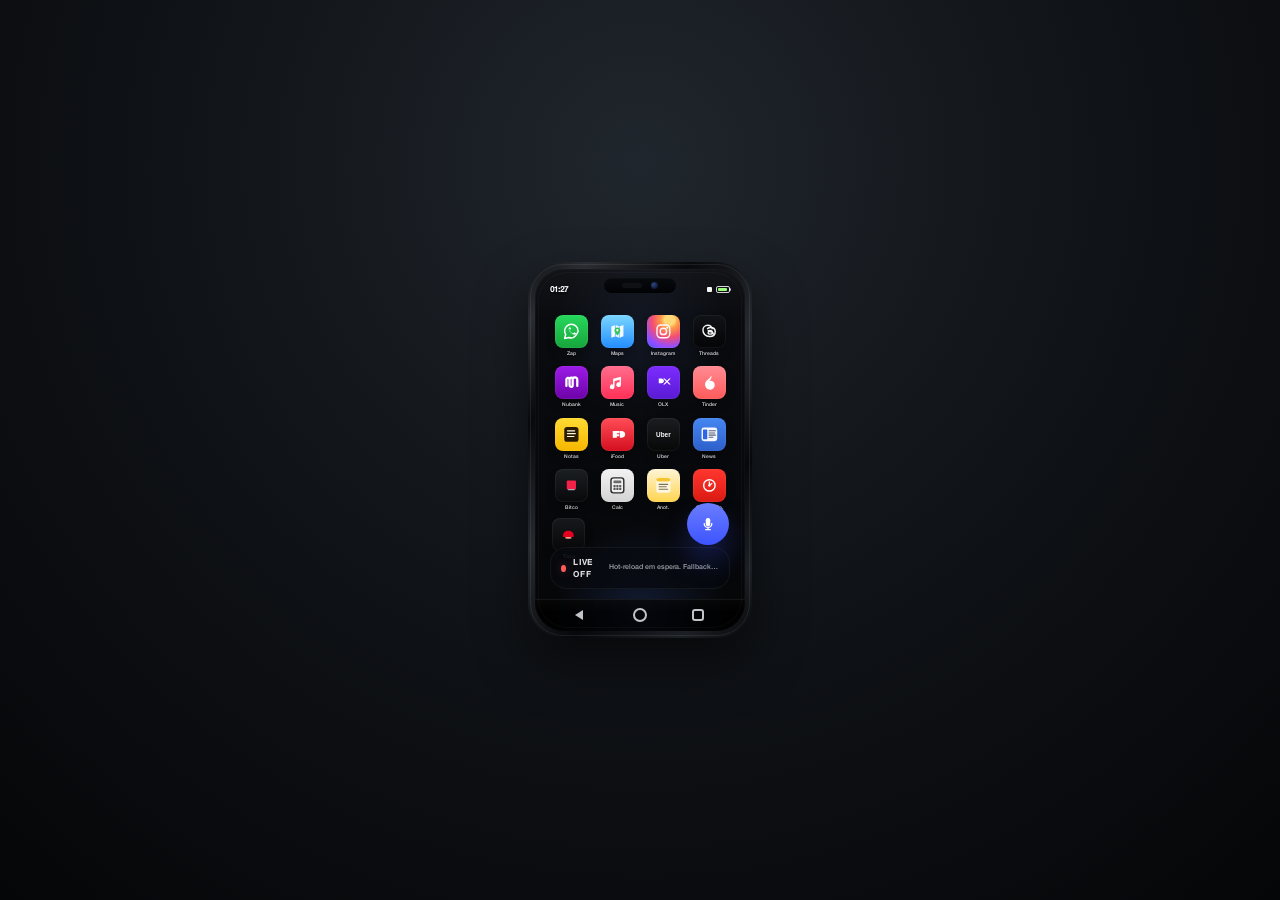
<file: app/src/main/assets/interfaces/celular/index.html>
<!DOCTYPE html>
<html lang="pt-BR">
<head>
    <meta charset="utf-8">
    <meta name="viewport" content="width=device-width, initial-scale=1, viewport-fit=cover">
    <title>Phone RP</title>
    <style>
        @font-face {
            font-family: "HelveticaMedium";
            src: url("../../Fonts/HELVETICANEUELTCOM-MD.TTF") format("truetype");
        }

        @font-face {
            font-family: "PriceDown";
            src: url("../../Fonts/PRICEDOWNGTAVINT.TTF") format("truetype");
        }

        :root {
            --page-bg: radial-gradient(circle at 50% 18%, #20262d 0%, #101317 48%, #050608 100%);
            --phone-edge: linear-gradient(135deg, #101216 0%, #2a2d31 10%, #08090c 27%, #262a2f 48%, #07080b 70%, #1c1f24 88%, #08090b 100%);
            --screen-bg: radial-gradient(circle at 50% 18%, rgba(60, 89, 148, 0.16), transparent 28%), linear-gradient(180deg, #0b0c10 0%, #050608 100%);
            --text: #f6f7fb;
            --muted: rgba(246, 247, 251, 0.88);
            --shadow: 0 24px 50px rgba(0, 0, 0, 0.5);
            --nav-bg: rgba(0, 0, 0, 0.74);
            --nav-line: rgba(255, 255, 255, 0.08);
            --wa-green: #25d366;
            --wa-green-dark: #0e7b59;
            --ig-border: rgba(15, 15, 16, 0.08);
            --bank-red: #f1424c;
            --bank-dark: #101114;
            --stage-scale: 1;
        }

        * {
            box-sizing: border-box;
            margin: 0;
            padding: 0;
            -webkit-tap-highlight-color: transparent;
            user-select: none;
        }

        html,
        body {
            width: 100%;
            height: 100%;
            overflow: hidden;
            background: transparent;
            color: var(--text);
            font-family: "HelveticaMedium", Arial, sans-serif;
        }

        body {
            display: grid;
            place-items: center;
        }

        input,
        textarea {
            user-select: text;
            -webkit-user-select: text;
        }

        button,
        input {
            font: inherit;
            color: inherit;
            border: 0;
            background: transparent;
            touch-action: manipulation;
        }

        body.preview {
            padding: 18px;
            background: var(--page-bg);
        }

        .screen,
        .app-window,
        .recents-overlay,
        .runtime-hub {
            contain: paint style;
        }

        .app-viewport,
        .home-shell,
        .recents-overlay {
            will-change: transform;
        }

        .app-body,
        .wa-thread,
        .wa-quick-row,
        .ig-stories,
        .ig-chip-row,
        .bank-shell,
        .utility-shell,
        .recents-overlay {
            -webkit-overflow-scrolling: touch;
            overscroll-behavior: contain;
        }

        body.runtime-app .phone {
            box-shadow: 0 14px 28px rgba(0, 0, 0, 0.34);
        }

        body.runtime-app .recents-overlay,
        body.runtime-app .runtime-hub {
            backdrop-filter: none;
        }

        body.runtime-app .recent-card,
        body.runtime-app .preview-toast,
        body.runtime-app .voice-fab,
        body.runtime-app .bank-card {
            box-shadow: none;
        }

        body.runtime-app .nav-glyph,
        body.runtime-app .preview-toast {
            transition: none;
        }

        body.runtime-lite .runtime-hub {
            background: rgba(7, 10, 15, 0.9);
        }

        body.runtime-lite .screen::before {
            opacity: 0.72;
        }

        .stage {
            width: 224px;
            height: 376px;
            transform: scale(var(--stage-scale));
            transform-origin: center center;
        }

        body.preview .stage {
            width: min(224px, 100%);
            aspect-ratio: 224 / 376;
            height: auto;
            transform: none;
        }

        .phone {
            position: relative;
            width: 100%;
            height: 100%;
            padding: 7px;
            border-radius: 35px;
            background: var(--phone-edge);
            box-shadow: var(--shadow);
            overflow: hidden;
        }

        .phone::before {
            content: "";
            position: absolute;
            inset: 2px;
            border-radius: 33px;
            border: 1px solid rgba(255, 255, 255, 0.08);
            pointer-events: none;
        }

        .phone::after {
            content: "";
            position: absolute;
            inset: 10px;
            border-radius: 29px;
            border: 1px solid rgba(255, 255, 255, 0.03);
            pointer-events: none;
        }

        .screen {
            position: relative;
            width: 100%;
            height: 100%;
            border-radius: 29px;
            overflow: hidden;
            background: var(--screen-bg);
            box-shadow: inset 0 0 0 1px rgba(255, 255, 255, 0.025);
        }

        .screen::before {
            content: "";
            position: absolute;
            inset: 0;
            background:
                linear-gradient(180deg, rgba(255, 255, 255, 0.03), transparent 14%),
                radial-gradient(circle at 50% 94%, rgba(61, 98, 193, 0.22), transparent 24%);
            pointer-events: none;
        }

        .dynamic-island {
            position: absolute;
            top: 9px;
            left: 50%;
            z-index: 10;
            width: 72px;
            height: 15px;
            transform: translateX(-50%);
            border-radius: 999px;
            background: linear-gradient(180deg, #090a0d, #010204);
            box-shadow: inset 0 1px 1px rgba(255, 255, 255, 0.025);
        }

        .dynamic-island::before {
            content: "";
            position: absolute;
            left: 18px;
            top: 5px;
            width: 20px;
            height: 5px;
            border-radius: 999px;
            background: rgba(16, 18, 23, 0.95);
        }

        .dynamic-island::after {
            content: "";
            position: absolute;
            right: 18px;
            top: 4px;
            width: 7px;
            height: 7px;
            border-radius: 50%;
            background: radial-gradient(circle at 35% 35%, #324f8d, #0c152f 78%);
            opacity: 0.9;
        }

        .statusbar {
            position: absolute;
            top: 16px;
            left: 15px;
            right: 15px;
            z-index: 12;
            display: flex;
            align-items: center;
            justify-content: space-between;
            font-size: 8px;
            font-weight: 600;
            line-height: 1;
            text-shadow: 0 1px 2px rgba(0, 0, 0, 0.85);
        }

        .status-icons {
            display: flex;
            align-items: center;
            gap: 4px;
        }

        .status-mark {
            width: 5px;
            height: 5px;
            border-radius: 1px;
            background: rgba(255, 255, 255, 0.96);
        }

        .battery {
            position: relative;
            width: 14px;
            height: 7px;
            border-radius: 2px;
            border: 1px solid rgba(255, 255, 255, 0.82);
        }

        .battery::before {
            content: "";
            position: absolute;
            top: 1px;
            right: -2px;
            width: 2px;
            height: 3px;
            border-radius: 0 2px 2px 0;
            background: rgba(255, 255, 255, 0.82);
        }

        .battery::after {
            content: "";
            position: absolute;
            inset: 1px;
            width: 75%;
            border-radius: 1px;
            background: #9bff7a;
        }

        .home-shell,
        .app-viewport,
        .recents-overlay {
            position: absolute;
            left: 0;
            right: 0;
            top: 34px;
            bottom: 32px;
        }

        .home-shell.hidden,
        .app-viewport.hidden,
        .recents-overlay.hidden {
            display: none;
        }

        .apps-grid {
            position: absolute;
            top: 12px;
            left: 17px;
            right: 17px;
            z-index: 3;
            display: grid;
            grid-template-columns: repeat(4, minmax(0, 1fr));
            column-gap: 8px;
            row-gap: 10px;
        }

        .app,
        .single-app {
            appearance: none;
            display: grid;
            justify-items: center;
            gap: 3px;
            padding: 0;
        }

        .icon-tile {
            width: 33px;
            height: 33px;
            border-radius: 8px;
            display: grid;
            place-items: center;
            box-shadow:
                inset 0 0 0 1px rgba(255, 255, 255, 0.05),
                0 6px 10px rgba(0, 0, 0, 0.22);
        }

        .icon-tile svg {
            width: 69%;
            height: 69%;
            display: block;
        }

        .app-label {
            font-size: 5px;
            line-height: 1.05;
            color: var(--muted);
            white-space: nowrap;
            text-shadow: 0 1px 2px rgba(0, 0, 0, 0.95);
        }

        .single-app {
            position: absolute;
            left: 17px;
            bottom: 40px;
            z-index: 3;
        }

        .brand {
            position: absolute;
            left: 0;
            right: 0;
            bottom: 30px;
            z-index: 1;
            display: grid;
            justify-items: center;
            pointer-events: none;
            opacity: 0.15;
        }

        .brand-word {
            font-family: "PriceDown", sans-serif;
            font-size: 12px;
            line-height: 0.88;
            letter-spacing: 0.16em;
            color: #1b2544;
            text-shadow: 0 0 12px rgba(9, 14, 24, 0.92);
        }

        .pager {
            display: flex;
            align-items: center;
            gap: 3px;
            margin-top: 3px;
        }

        .pager span {
            width: 3px;
            height: 3px;
            border-radius: 50%;
            background: rgba(255, 255, 255, 0.24);
        }

        .pager span.active {
            background: rgba(255, 255, 255, 0.72);
        }

        .app:active .icon-tile,
        .single-app:active .icon-tile,
        .nav-button:active .nav-glyph,
        .surface-button:active,
        .mini-action:active,
        .ig-icon:active,
        .wa-chat-row:active {
            transform: scale(0.95);
        }

        .app-window {
            position: absolute;
            inset: 0;
            overflow: hidden;
            background: #090a0d;
            color: #fff;
        }

        .app-body {
            position: absolute;
            inset: 0;
            overflow: auto;
        }

        .app-body::-webkit-scrollbar {
            width: 0;
            height: 0;
        }

        .app-topbar {
            display: flex;
            align-items: center;
            justify-content: space-between;
            gap: 8px;
            padding: 10px 12px 9px;
        }

        .app-title {
            font-size: 10px;
            font-weight: 700;
            letter-spacing: 0.04em;
        }

        .app-subtitle {
            font-size: 6px;
            opacity: 0.72;
            margin-top: 2px;
        }

        .app-tools {
            display: flex;
            align-items: center;
            gap: 7px;
            font-size: 8px;
        }

        .mini-dot {
            width: 4px;
            height: 4px;
            border-radius: 50%;
            background: currentColor;
        }

        .mini-line {
            width: 10px;
            height: 2px;
            border-radius: 999px;
            background: currentColor;
        }

        .whatsapp-window {
            background: #0b141a;
        }

        .whatsapp-topbar {
            background: linear-gradient(180deg, #233138, #1c272d);
            border-bottom: 1px solid rgba(255, 255, 255, 0.05);
        }

        .whatsapp-title {
            font-size: 11px;
            font-weight: 700;
        }

        .wa-tabs {
            display: grid;
            grid-template-columns: repeat(4, minmax(0, 1fr));
            padding: 0 8px;
            height: 22px;
            align-items: center;
            border-bottom: 1px solid rgba(255, 255, 255, 0.04);
            color: rgba(255, 255, 255, 0.6);
            font-size: 5px;
            letter-spacing: 0.12em;
            text-transform: uppercase;
        }

        .wa-tabs span.active {
            color: #dff7ef;
        }

        .wa-list {
            padding: 3px 0 10px;
        }

        .wa-chat-row {
            width: 100%;
            display: grid;
            grid-template-columns: 34px 1fr auto;
            gap: 8px;
            padding: 8px 10px;
            align-items: center;
            color: #f7fbfd;
            text-align: left;
            cursor: pointer;
        }

        .wa-chat-row + .wa-chat-row {
            border-top: 1px solid rgba(255, 255, 255, 0.04);
        }

        .wa-avatar {
            width: 34px;
            height: 34px;
            border-radius: 50%;
            display: grid;
            place-items: center;
            font-size: 11px;
            font-weight: 700;
            color: #fff;
            box-shadow: inset 0 0 0 1px rgba(255, 255, 255, 0.06);
        }

        .wa-avatar.green { background: linear-gradient(180deg, #28d365, #167d42); }
        .wa-avatar.pink { background: linear-gradient(180deg, #ff6b98, #dc4572); }
        .wa-avatar.blue { background: linear-gradient(180deg, #59b7ff, #246ae3); }
        .wa-avatar.red { background: linear-gradient(180deg, #ff6c73, #d94550); }

        .wa-main {
            min-width: 0;
        }

        .wa-name {
            font-size: 8px;
            font-weight: 700;
            color: #f4f7fa;
        }

        .wa-preview {
            margin-top: 2px;
            font-size: 6px;
            color: rgba(255, 255, 255, 0.62);
            white-space: nowrap;
            overflow: hidden;
            text-overflow: ellipsis;
        }

        .wa-meta {
            display: grid;
            justify-items: end;
            gap: 4px;
        }

        .wa-time {
            font-size: 5.5px;
            color: rgba(255, 255, 255, 0.54);
        }

        .wa-badge {
            min-width: 11px;
            height: 11px;
            padding: 0 3px;
            border-radius: 999px;
            display: grid;
            place-items: center;
            background: var(--wa-green);
            color: #081510;
            font-size: 5px;
            font-weight: 700;
        }

        .wa-chat-screen {
            display: grid;
            grid-template-rows: auto 1fr auto;
            height: 100%;
        }

        .wa-chat-top {
            background: linear-gradient(180deg, #1f2c34, #1a252b);
            padding: 9px 10px;
            display: grid;
            grid-template-columns: 30px 1fr auto;
            gap: 7px;
            align-items: center;
        }

        .surface-button {
            min-height: 24px;
            border-radius: 7px;
            background: rgba(255, 255, 255, 0.06);
            border: 1px solid rgba(255, 255, 255, 0.04);
            cursor: pointer;
        }

        .surface-button.slim {
            min-height: 22px;
            padding: 0 8px;
            font-size: 6px;
            letter-spacing: 0.16em;
            text-transform: uppercase;
        }

        .wa-thread {
            padding: 10px;
            overflow: auto;
            display: grid;
            align-content: start;
            gap: 6px;
            background:
                radial-gradient(circle at 15% 20%, rgba(255, 255, 255, 0.04), transparent 18%),
                radial-gradient(circle at 82% 12%, rgba(255, 255, 255, 0.03), transparent 16%),
                linear-gradient(180deg, rgba(0, 0, 0, 0.06), transparent 14%),
                #0b141a;
        }

        .wa-thread::-webkit-scrollbar {
            width: 0;
            height: 0;
        }

        .wa-message {
            max-width: 82%;
            padding: 7px 8px 8px;
            border-radius: 10px;
            font-size: 6.5px;
            line-height: 1.45;
            letter-spacing: 0.01em;
            box-shadow: 0 6px 12px rgba(0, 0, 0, 0.12);
        }

        .wa-message.them {
            justify-self: start;
            background: #202c33;
            border-top-left-radius: 4px;
        }

        .wa-message.me {
            justify-self: end;
            background: #134d37;
            border-top-right-radius: 4px;
        }

        .wa-message small {
            display: block;
            margin-top: 4px;
            font-size: 5px;
            opacity: 0.6;
            text-align: right;
        }

        .wa-quick-row {
            display: flex;
            gap: 5px;
            overflow: auto;
            padding: 0 10px 6px;
            background: #0b141a;
        }

        .wa-quick-row::-webkit-scrollbar {
            width: 0;
            height: 0;
        }

        .mini-action {
            flex: none;
            min-height: 18px;
            padding: 0 8px;
            border-radius: 999px;
            background: rgba(255, 255, 255, 0.07);
            font-size: 5.5px;
            letter-spacing: 0.12em;
            text-transform: uppercase;
            border: 1px solid rgba(255, 255, 255, 0.04);
            cursor: pointer;
        }

        .wa-composer {
            padding: 7px 10px 9px;
            background: #111b21;
            display: grid;
            grid-template-columns: 1fr 24px;
            gap: 6px;
            align-items: center;
        }

        .wa-input {
            min-height: 24px;
            padding: 0 9px;
            border-radius: 999px;
            background: #202c33;
            color: #fff;
            font-size: 6px;
            border: 1px solid rgba(255, 255, 255, 0.03);
        }

        .wa-input::placeholder {
            color: rgba(255, 255, 255, 0.45);
        }

        .wa-send {
            width: 24px;
            height: 24px;
            border-radius: 50%;
            display: grid;
            place-items: center;
            background: var(--wa-green);
            color: #0b2017;
            font-size: 7px;
            font-weight: 700;
            cursor: pointer;
        }

        .instagram-window {
            background: #ffffff;
            color: #0f1012;
        }

        .ig-topbar {
            border-bottom: 1px solid var(--ig-border);
            background: #ffffff;
        }

        .ig-logo {
            font-size: 11px;
            font-weight: 700;
            letter-spacing: 0.01em;
        }

        .ig-stories {
            display: flex;
            gap: 8px;
            padding: 9px 9px 8px;
            overflow: auto;
            border-bottom: 1px solid var(--ig-border);
        }

        .ig-stories::-webkit-scrollbar {
            width: 0;
            height: 0;
        }

        .ig-story {
            width: 40px;
            flex: none;
            display: grid;
            justify-items: center;
            gap: 4px;
            cursor: pointer;
        }

        .ig-ring {
            width: 40px;
            height: 40px;
            padding: 2px;
            border-radius: 50%;
            background: conic-gradient(from 200deg, #feda75, #fa7e1e, #d62976, #962fbf, #4f5bd5, #feda75);
        }

        .ig-ring-inner {
            width: 100%;
            height: 100%;
            border-radius: 50%;
            padding: 2px;
            background: #fff;
        }

        .ig-avatar {
            width: 100%;
            height: 100%;
            border-radius: 50%;
            display: grid;
            place-items: center;
            font-size: 10px;
            font-weight: 700;
            color: #fff;
        }

        .ig-story span {
            font-size: 5px;
            white-space: nowrap;
            color: #25272c;
        }

        .ig-feed {
            padding-bottom: 16px;
        }

        .ig-post {
            border-bottom: 1px solid var(--ig-border);
        }

        .ig-post-head {
            display: grid;
            grid-template-columns: 24px 1fr auto;
            align-items: center;
            gap: 7px;
            padding: 8px 9px;
        }

        .ig-post-head strong {
            font-size: 7px;
        }

        .ig-post-head small {
            display: block;
            margin-top: 1px;
            font-size: 5px;
            color: rgba(15, 16, 18, 0.54);
        }

        .ig-post-media {
            aspect-ratio: 1 / 1;
            background-size: cover;
            background-position: center;
            position: relative;
        }

        .ig-post-media::after {
            content: "";
            position: absolute;
            inset: 0;
            background: linear-gradient(180deg, transparent 0%, rgba(0, 0, 0, 0.08) 100%);
        }

        .ig-media-badge {
            position: absolute;
            left: 10px;
            bottom: 10px;
            z-index: 1;
            padding: 4px 7px;
            border-radius: 999px;
            background: rgba(255, 255, 255, 0.88);
            color: #131418;
            font-size: 5px;
            letter-spacing: 0.16em;
            text-transform: uppercase;
        }

        .ig-post-actions {
            display: flex;
            align-items: center;
            justify-content: space-between;
            padding: 8px 9px 6px;
        }

        .ig-action-left {
            display: flex;
            gap: 8px;
        }

        .ig-icon {
            cursor: pointer;
            font-size: 8px;
            font-weight: 700;
        }

        .ig-icon.liked {
            color: #e53357;
        }

        .ig-copy {
            padding: 0 9px 8px;
        }

        .ig-likes {
            font-size: 6px;
            font-weight: 700;
        }

        .ig-caption {
            margin-top: 4px;
            font-size: 6px;
            line-height: 1.45;
            color: #1a1c20;
        }

        .ig-caption strong {
            margin-right: 4px;
        }

        .ig-chip-row {
            display: flex;
            gap: 6px;
            margin-top: 7px;
            overflow: auto;
        }

        .ig-chip-row::-webkit-scrollbar {
            width: 0;
            height: 0;
        }

        .ig-chip {
            flex: none;
            min-height: 18px;
            padding: 0 8px;
            border-radius: 999px;
            background: #f2f3f6;
            color: #111216;
            font-size: 5.5px;
            text-transform: uppercase;
            letter-spacing: 0.12em;
            cursor: pointer;
        }

        .ig-bottom-nav {
            position: sticky;
            bottom: 0;
            display: grid;
            grid-template-columns: repeat(5, minmax(0, 1fr));
            padding: 7px 0;
            border-top: 1px solid var(--ig-border);
            background: rgba(255, 255, 255, 0.96);
            font-size: 8px;
            text-align: center;
            color: #17181b;
        }

        .bank-window {
            background:
                radial-gradient(circle at top right, rgba(241, 66, 76, 0.22), transparent 30%),
                linear-gradient(180deg, #101115 0%, #0a0b0d 100%);
        }

        .bank-topbar {
            background: linear-gradient(180deg, rgba(255, 255, 255, 0.02), transparent);
        }

        .bank-mark {
            width: 18px;
            height: 18px;
            border-radius: 6px;
            background: linear-gradient(180deg, #ff525f, #c81b29);
            display: grid;
            place-items: center;
            font-size: 8px;
            font-weight: 700;
        }

        .bank-shell {
            padding: 10px;
            overflow: auto;
            display: grid;
            gap: 9px;
        }

        .bank-shell::-webkit-scrollbar {
            width: 0;
            height: 0;
        }

        .bank-tabs {
            display: flex;
            gap: 6px;
        }

        .bank-tab {
            min-height: 19px;
            padding: 0 8px;
            border-radius: 999px;
            font-size: 5.5px;
            letter-spacing: 0.15em;
            text-transform: uppercase;
            background: rgba(255, 255, 255, 0.06);
            border: 1px solid rgba(255, 255, 255, 0.05);
            cursor: pointer;
        }

        .bank-tab.active {
            background: rgba(241, 66, 76, 0.16);
            border-color: rgba(241, 66, 76, 0.3);
        }

        .bank-card {
            padding: 11px;
            border-radius: 18px;
            background: linear-gradient(135deg, rgba(252, 76, 85, 0.94), rgba(150, 16, 23, 0.96));
            box-shadow: 0 14px 30px rgba(0, 0, 0, 0.28);
        }

        .bank-card small {
            display: block;
            font-size: 5px;
            letter-spacing: 0.18em;
            text-transform: uppercase;
            opacity: 0.75;
        }

        .bank-balance-row {
            margin-top: 7px;
            display: flex;
            align-items: flex-end;
            justify-content: space-between;
            gap: 8px;
        }

        .bank-balance {
            font-size: 12px;
            font-weight: 700;
            line-height: 1;
        }

        .bank-toggle {
            min-height: 18px;
            padding: 0 8px;
            border-radius: 999px;
            background: rgba(255, 255, 255, 0.16);
            font-size: 5px;
            letter-spacing: 0.14em;
            text-transform: uppercase;
            cursor: pointer;
        }

        .bank-row {
            display: grid;
            grid-template-columns: repeat(3, minmax(0, 1fr));
            gap: 6px;
        }

        .bank-mini-card,
        .bank-action-card {
            border-radius: 13px;
            padding: 9px 8px;
            background: rgba(255, 255, 255, 0.05);
            border: 1px solid rgba(255, 255, 255, 0.05);
        }

        .bank-mini-card small,
        .bank-action-card small {
            display: block;
            font-size: 5px;
            letter-spacing: 0.14em;
            text-transform: uppercase;
            color: rgba(255, 255, 255, 0.56);
        }

        .bank-mini-card strong,
        .bank-action-card strong {
            display: block;
            margin-top: 4px;
            font-size: 7px;
            line-height: 1.35;
        }

        .bank-action-grid {
            display: grid;
            grid-template-columns: repeat(2, minmax(0, 1fr));
            gap: 6px;
        }

        .bank-command {
            width: 100%;
            text-align: left;
            cursor: pointer;
        }

        .bank-primary {
            min-height: 24px;
            border-radius: 999px;
            background: linear-gradient(180deg, #ff525f, #d72e3a);
            color: #fff;
            font-size: 6px;
            letter-spacing: 0.18em;
            text-transform: uppercase;
            cursor: pointer;
        }

        .bank-list {
            display: grid;
            gap: 6px;
        }

        .bank-item {
            display: grid;
            grid-template-columns: auto 1fr auto;
            gap: 7px;
            align-items: center;
            padding: 8px;
            border-radius: 12px;
            background: rgba(255, 255, 255, 0.04);
            border: 1px solid rgba(255, 255, 255, 0.04);
        }

        .bank-item-icon {
            width: 22px;
            height: 22px;
            border-radius: 7px;
            display: grid;
            place-items: center;
            background: rgba(255, 255, 255, 0.08);
            font-size: 7px;
        }

        .bank-item strong {
            font-size: 6.5px;
        }

        .bank-item small {
            display: block;
            margin-top: 2px;
            font-size: 5px;
            color: rgba(255, 255, 255, 0.56);
        }

        .bank-item-value {
            font-size: 6.5px;
            font-weight: 700;
        }

        .bank-window {
            background: linear-gradient(180deg, #f7f2fb 0%, #efe7f7 100%);
            color: #1a1520;
        }

        .bank-topbar {
            padding: 12px 12px 15px;
            display: grid;
            gap: 10px;
            background: linear-gradient(180deg, #8a05be 0%, #7a01b5 100%);
        }

        .bank-header-row {
            display: flex;
            align-items: center;
            justify-content: space-between;
            gap: 8px;
        }

        .bank-mark {
            width: 22px;
            height: 22px;
            border-radius: 50%;
            background: rgba(255, 255, 255, 0.18);
            display: grid;
            place-items: center;
            color: #ffffff;
            font-size: 6.5px;
            font-weight: 700;
            letter-spacing: -0.02em;
        }

        .bank-mark span {
            transform: translateY(-0.2px);
        }

        .bank-toolset {
            display: flex;
            align-items: center;
            gap: 6px;
        }

        .bank-tool {
            width: 16px;
            height: 16px;
            border-radius: 50%;
            display: grid;
            place-items: center;
            background: rgba(255, 255, 255, 0.16);
            color: #fff;
            font-size: 6px;
            font-weight: 700;
        }

        .bank-topbar .app-title {
            font-size: 11px;
            font-weight: 700;
            color: #fff;
        }

        .bank-topbar .app-subtitle {
            color: rgba(255, 255, 255, 0.82);
        }

        .bank-shell {
            padding: 10px 10px 14px;
            gap: 8px;
        }

        .bank-tab {
            min-height: 20px;
            padding: 0 9px;
            background: rgba(138, 5, 190, 0.08);
            border: 1px solid rgba(138, 5, 190, 0.12);
            color: #791da2;
            letter-spacing: 0.09em;
        }

        .bank-tab.active {
            background: #820ad1;
            border-color: #820ad1;
            color: #fff;
            box-shadow: 0 10px 16px rgba(130, 10, 209, 0.18);
        }

        .bank-card {
            padding: 12px;
            border-radius: 18px;
            background: linear-gradient(180deg, #8a05be 0%, #6f03a9 100%);
            color: #fff;
            box-shadow: 0 14px 30px rgba(96, 13, 144, 0.22);
        }

        .bank-card small {
            color: rgba(255, 255, 255, 0.74);
        }

        .bank-toggle {
            color: #fff;
        }

        .bank-caption {
            margin-top: 5px;
            font-size: 5.2px;
            color: rgba(255, 255, 255, 0.72);
        }

        .bank-mini-card,
        .bank-action-card,
        .bank-item {
            background: rgba(255, 255, 255, 0.96);
            border: 1px solid rgba(130, 10, 209, 0.08);
            box-shadow: 0 8px 18px rgba(62, 27, 81, 0.06);
            color: #17131d;
        }

        .bank-mini-card small,
        .bank-action-card small {
            color: rgba(122, 1, 181, 0.76);
        }

        .bank-primary {
            background: linear-gradient(180deg, #8a05be, #6f03a9);
            box-shadow: 0 12px 22px rgba(113, 20, 161, 0.18);
        }

        .bank-item-icon {
            background: linear-gradient(180deg, #8a05be, #6f03a9);
            color: #fff;
            font-size: 6.5px;
            font-weight: 700;
        }

        .bank-item strong {
            color: #16111c;
        }

        .bank-item small {
            color: rgba(26, 21, 32, 0.56);
        }

        .bank-item-value {
            color: #7114a1;
        }

        .recents-overlay {
            z-index: 14;
            padding: 18px 10px 10px;
            background: rgba(0, 0, 0, 0.5);
            backdrop-filter: blur(6px);
            overflow: auto;
        }

        .recents-overlay::-webkit-scrollbar {
            width: 0;
            height: 0;
        }

        .recents-title {
            font-size: 6px;
            letter-spacing: 0.22em;
            text-transform: uppercase;
            color: rgba(255, 255, 255, 0.62);
            margin-bottom: 8px;
            text-align: center;
        }

        .recent-card {
            width: 100%;
            padding: 10px;
            border-radius: 16px;
            background: rgba(18, 19, 24, 0.92);
            border: 1px solid rgba(255, 255, 255, 0.06);
            cursor: pointer;
        }

        .recent-card + .recent-card {
            margin-top: 8px;
        }

        .recent-chip {
            display: inline-flex;
            align-items: center;
            gap: 5px;
            padding: 4px 7px;
            border-radius: 999px;
            background: rgba(255, 255, 255, 0.07);
            font-size: 5px;
            letter-spacing: 0.16em;
            text-transform: uppercase;
        }

        .recent-card strong {
            display: block;
            margin-top: 8px;
            font-size: 8px;
        }

        .recent-card p {
            margin-top: 4px;
            font-size: 6px;
            line-height: 1.5;
            color: rgba(255, 255, 255, 0.68);
        }

        .recents-empty {
            margin-top: 30px;
            text-align: center;
            font-size: 6px;
            line-height: 1.5;
            color: rgba(255, 255, 255, 0.58);
        }

        .system-nav {
            position: absolute;
            left: 0;
            right: 0;
            bottom: 0;
            height: 32px;
            z-index: 16;
            display: grid;
            grid-template-columns: repeat(3, minmax(0, 1fr));
            align-items: center;
            padding: 0 18px 2px;
            background:
                linear-gradient(180deg, rgba(255, 255, 255, 0.02), transparent 40%),
                var(--nav-bg);
            border-top: 1px solid var(--nav-line);
        }

        .nav-button {
            display: grid;
            place-items: center;
            height: 100%;
            cursor: pointer;
        }

        .nav-glyph {
            position: relative;
            width: 14px;
            height: 14px;
            opacity: 0.86;
            transition: transform 120ms ease;
        }

        .glyph-triangle::before {
            content: "";
            position: absolute;
            left: 0;
            top: 2px;
            border-top: 5px solid transparent;
            border-bottom: 5px solid transparent;
            border-right: 8px solid rgba(244, 246, 249, 0.92);
        }

        .glyph-circle {
            border-radius: 50%;
            border: 2px solid rgba(244, 246, 249, 0.92);
        }

        .glyph-square {
            border: 2px solid rgba(244, 246, 249, 0.92);
            border-radius: 3px;
            width: 12px;
            height: 12px;
        }

        .preview-toast {
            position: absolute;
            left: 50%;
            bottom: 40px;
            transform: translateX(-50%);
            min-width: 120px;
            max-width: calc(100% - 22px);
            padding: 7px 10px;
            border-radius: 999px;
            background: rgba(9, 10, 13, 0.92);
            border: 1px solid rgba(255, 255, 255, 0.06);
            text-align: center;
            font-size: 5.7px;
            letter-spacing: 0.14em;
            text-transform: uppercase;
            color: rgba(255, 255, 255, 0.92);
            opacity: 0;
            pointer-events: none;
            transition: opacity 160ms ease, transform 160ms ease;
            z-index: 18;
        }

        .preview-toast.visible {
            opacity: 1;
            transform: translateX(-50%) translateY(-2px);
        }

        .wa { background: linear-gradient(180deg, #27d85c, #16a53c); }
        .maps { background: linear-gradient(180deg, #7bd6ff, #238dff); }
        .globe { background: linear-gradient(180deg, #14071c, #08040c); }
        .insta { background: radial-gradient(circle at 68% 15%, #ffd978 0 14%, #ff9a44 24%, #f44f70 48%, #954cff 75%, #4958ff 100%); }
        .threads { background: linear-gradient(180deg, #111216, #040506); }
        .bank { background: linear-gradient(180deg, #9c1be8, #6d03a7); }
        .music { background: linear-gradient(180deg, #ff6e8d, #ff2f57); }
        .paypal { background: linear-gradient(180deg, #173a9a, #0a1f5c); }
        .olx { background: linear-gradient(180deg, #7c2cff, #5a1bd4); }
        .tinder { background: linear-gradient(180deg, #ff8b93, #ff5b5b); }
        .note { background: linear-gradient(180deg, #ffda33, #f6b700); }
        .ifood { background: linear-gradient(180deg, #ff4d57, #d40f1f); }
        .uber { background: linear-gradient(180deg, #1b1d20, #070708); }
        .news { background: linear-gradient(180deg, #4587f2, #2d5fca); }
        .diamond { background: linear-gradient(180deg, #1b1e22, #08090b); }
        .calc { background: linear-gradient(180deg, #f2f2f2, #d3d3d3); }
        .memo { background: linear-gradient(180deg, #fff5d7, #ffd44f); }
        .compass { background: linear-gradient(180deg, #ff362f, #db1b11); }
        .taco { background: linear-gradient(180deg, #17181c, #070708); }

        .runtime-hub {
            position: absolute;
            left: 15px;
            right: 15px;
            bottom: 42px;
            z-index: 7;
            display: flex;
            align-items: center;
            justify-content: space-between;
            gap: 8px;
            padding: 8px 10px;
            border-radius: 16px;
            background: rgba(7, 10, 15, 0.74);
            border: 1px solid rgba(255, 255, 255, 0.05);
            backdrop-filter: blur(16px);
        }

        .runtime-status {
            display: inline-flex;
            align-items: center;
            gap: 7px;
            font-size: 8px;
            font-weight: 700;
            letter-spacing: 0.12em;
            text-transform: uppercase;
            color: rgba(246, 247, 251, 0.9);
        }

        .runtime-status::before {
            content: "";
            width: 7px;
            height: 7px;
            border-radius: 50%;
            background: #ff5b5b;
            box-shadow: 0 0 10px rgba(255, 91, 91, 0.34);
        }

        html[data-xyron-live="connected"] .runtime-status::before {
            background: #4ade80;
            box-shadow: 0 0 10px rgba(74, 222, 128, 0.34);
        }

        .runtime-copy {
            min-width: 0;
            font-size: 7px;
            color: rgba(246, 247, 251, 0.64);
            overflow: hidden;
            white-space: nowrap;
            text-overflow: ellipsis;
        }

        .voice-fab {
            position: absolute;
            right: 16px;
            bottom: 86px;
            z-index: 8;
            width: 42px;
            height: 42px;
            border-radius: 50%;
            background: linear-gradient(180deg, #6a7dff, #3d54ff);
            box-shadow: 0 16px 28px rgba(61, 84, 255, 0.28);
            display: grid;
            place-items: center;
        }

        .voice-fab svg {
            width: 18px;
            height: 18px;
        }

        body.compact-runtime .runtime-hub {
            opacity: 0;
            transform: translateY(10px);
            pointer-events: none;
        }

        body.compact-runtime .voice-fab {
            right: 14px;
            bottom: 38px;
            width: 36px;
            height: 36px;
        }

        .map-live-shell,
        .audio-live-shell,
        .ops-live-shell {
            height: 100%;
            display: grid;
            grid-template-rows: auto 1fr;
            background: linear-gradient(180deg, rgba(7, 9, 14, 0.98), rgba(4, 5, 8, 0.98));
        }

        .live-screen-topbar {
            padding: 14px 14px 10px;
            display: flex;
            align-items: center;
            justify-content: space-between;
            gap: 10px;
            border-bottom: 1px solid rgba(255, 255, 255, 0.05);
        }

        .live-screen-topbar strong {
            font-size: 12px;
            letter-spacing: 0.02em;
        }

        .live-screen-topbar span {
            display: block;
            margin-top: 2px;
            font-size: 8px;
            color: rgba(246, 247, 251, 0.62);
        }

        .live-screen-pill {
            padding: 6px 9px;
            border-radius: 999px;
            background: rgba(94, 133, 255, 0.16);
            color: #dbeafe;
            font-size: 8px;
            letter-spacing: 0.1em;
            text-transform: uppercase;
        }

        .map-live-body {
            padding: 12px 12px 14px;
            display: grid;
            grid-template-rows: 1fr auto;
            gap: 10px;
        }

        .map-live-canvas {
            position: relative;
            min-height: 0;
            border-radius: 20px;
            overflow: hidden;
            border: 1px solid rgba(255, 255, 255, 0.05);
            background: linear-gradient(180deg, rgba(7, 10, 16, 0.94), rgba(3, 4, 7, 0.94));
        }

        .map-live-actions,
        .ops-actions {
            display: grid;
            grid-template-columns: repeat(3, minmax(0, 1fr));
            gap: 8px;
        }

        .live-card-button {
            min-height: 38px;
            padding: 10px 8px;
            border-radius: 14px;
            background: rgba(10, 13, 20, 0.92);
            border: 1px solid rgba(255, 255, 255, 0.05);
            font-size: 8px;
            font-weight: 700;
            letter-spacing: 0.08em;
            text-transform: uppercase;
        }

        .audio-live-body,
        .ops-live-body {
            padding: 12px;
            display: grid;
            gap: 10px;
            align-content: start;
        }

        .audio-hero {
            padding: 12px;
            border-radius: 18px;
            background: linear-gradient(145deg, rgba(55, 18, 122, 0.96), rgba(20, 23, 59, 0.96));
            border: 1px solid rgba(255, 255, 255, 0.06);
            display: grid;
            gap: 8px;
        }

        .audio-hero strong {
            font-size: 13px;
        }

        .audio-hero p {
            font-size: 8px;
            color: rgba(246, 247, 251, 0.72);
            line-height: 1.45;
        }

        .audio-meter {
            height: 8px;
            border-radius: 999px;
            overflow: hidden;
            background: rgba(255, 255, 255, 0.08);
        }

        .audio-meter-fill {
            width: 18%;
            height: 100%;
            border-radius: inherit;
            background: linear-gradient(90deg, #5eead4, #60a5fa, #a78bfa);
        }

        .audio-grid,
        .ops-stack {
            display: grid;
            gap: 8px;
        }

        .audio-row,
        .ops-card {
            padding: 11px 12px;
            border-radius: 16px;
            background: rgba(9, 12, 18, 0.94);
            border: 1px solid rgba(255, 255, 255, 0.05);
        }

        .audio-row strong,
        .ops-card strong {
            display: block;
            font-size: 10px;
            margin-bottom: 3px;
        }

        .audio-row span,
        .ops-card span {
            display: block;
            font-size: 8px;
            color: rgba(246, 247, 251, 0.68);
            line-height: 1.45;
        }

        .utility-window {
            background:
                radial-gradient(circle at top right, rgba(255, 255, 255, 0.08), transparent 26%),
                linear-gradient(180deg, var(--utility-bg, #101217), var(--utility-bg-deep, #07080b));
        }

        .utility-topbar {
            padding-bottom: 10px;
            border-bottom: 1px solid rgba(255, 255, 255, 0.05);
        }

        .utility-topbar .app-title {
            color: #ffffff;
        }

        .utility-topbar .app-subtitle {
            color: rgba(255, 255, 255, 0.68);
        }

        .utility-pulse {
            width: 18px;
            height: 18px;
            border-radius: 50%;
            background: radial-gradient(circle at 35% 30%, rgba(255, 255, 255, 0.4), transparent 36%), var(--utility-accent, #4f8cff);
            box-shadow: 0 0 0 3px rgba(255, 255, 255, 0.06);
        }

        .utility-shell {
            padding: 11px 11px 14px;
            overflow: auto;
            display: grid;
            gap: 9px;
            align-content: start;
        }

        .utility-shell::-webkit-scrollbar {
            width: 0;
            height: 0;
        }

        .utility-hero {
            padding: 12px;
            border-radius: 18px;
            background: linear-gradient(145deg, var(--utility-accent, #4f8cff), var(--utility-accent-deep, #16398f));
            box-shadow: 0 16px 28px rgba(0, 0, 0, 0.22);
        }

        .utility-eyebrow {
            display: inline-flex;
            align-items: center;
            min-height: 18px;
            padding: 0 8px;
            border-radius: 999px;
            background: rgba(255, 255, 255, 0.16);
            font-size: 5px;
            letter-spacing: 0.18em;
            text-transform: uppercase;
            color: rgba(255, 255, 255, 0.82);
        }

        .utility-hero strong {
            display: block;
            margin-top: 8px;
            font-size: 12px;
            line-height: 1.25;
        }

        .utility-hero p {
            margin-top: 5px;
            font-size: 7px;
            line-height: 1.5;
            color: rgba(255, 255, 255, 0.8);
        }

        .utility-stat-grid {
            display: grid;
            grid-template-columns: repeat(3, minmax(0, 1fr));
            gap: 7px;
        }

        .utility-stat {
            padding: 9px 8px;
            border-radius: 14px;
            background: var(--utility-surface, rgba(255, 255, 255, 0.06));
            border: 1px solid rgba(255, 255, 255, 0.05);
        }

        .utility-stat strong {
            display: block;
            font-size: 8px;
            color: #fff;
        }

        .utility-stat span {
            display: block;
            margin-top: 3px;
            font-size: 5px;
            letter-spacing: 0.14em;
            text-transform: uppercase;
            color: rgba(255, 255, 255, 0.56);
        }

        .utility-card-grid {
            display: grid;
            gap: 7px;
        }

        .utility-card {
            padding: 10px;
            border-radius: 15px;
            background: var(--utility-surface-strong, rgba(7, 10, 15, 0.94));
            border: 1px solid rgba(255, 255, 255, 0.05);
        }

        .utility-card small {
            display: block;
            font-size: 5px;
            letter-spacing: 0.16em;
            text-transform: uppercase;
            color: rgba(255, 255, 255, 0.48);
        }

        .utility-card strong {
            display: block;
            margin-top: 4px;
            font-size: 8px;
            color: #ffffff;
        }

        .utility-card p {
            margin-top: 4px;
            font-size: 6px;
            line-height: 1.55;
            color: rgba(255, 255, 255, 0.66);
        }

        .utility-card.inline {
            display: grid;
            grid-template-columns: auto 1fr auto;
            gap: 8px;
            align-items: center;
        }

        .utility-avatar {
            width: 26px;
            height: 26px;
            border-radius: 9px;
            display: grid;
            place-items: center;
            background: rgba(255, 255, 255, 0.08);
            font-size: 8px;
            font-weight: 700;
            color: #ffffff;
        }

        .utility-meta {
            font-size: 6px;
            color: rgba(255, 255, 255, 0.58);
        }

        .utility-actions {
            display: grid;
            grid-template-columns: repeat(2, minmax(0, 1fr));
            gap: 7px;
        }

        .utility-button {
            min-height: 34px;
            padding: 9px 8px;
            border-radius: 14px;
            background: rgba(255, 255, 255, 0.08);
            border: 1px solid rgba(255, 255, 255, 0.06);
            color: #ffffff;
            font-size: 6px;
            letter-spacing: 0.14em;
            text-transform: uppercase;
            cursor: pointer;
        }

        .utility-button.primary {
            background: linear-gradient(180deg, rgba(255, 255, 255, 0.24), rgba(255, 255, 255, 0.12));
        }

        .utility-banner {
            padding: 10px 11px;
            border-radius: 15px;
            background: linear-gradient(180deg, rgba(255, 255, 255, 0.08), rgba(255, 255, 255, 0.02));
            border: 1px solid rgba(255, 255, 255, 0.05);
            font-size: 6px;
            line-height: 1.55;
            color: rgba(255, 255, 255, 0.74);
        }

        .map-chip-row {
            display: grid;
            grid-template-columns: repeat(3, minmax(0, 1fr));
            gap: 7px;
        }

        .map-chip {
            min-height: 32px;
            padding: 6px 7px;
            border-radius: 12px;
            background: rgba(255, 255, 255, 0.08);
            border: 1px solid rgba(255, 255, 255, 0.05);
            color: rgba(255, 255, 255, 0.88);
            font-size: 5.7px;
            letter-spacing: 0.12em;
            text-transform: uppercase;
            text-align: left;
            cursor: pointer;
        }

        .map-chip strong {
            display: block;
            font-size: 7px;
            letter-spacing: 0;
            text-transform: none;
            margin-top: 2px;
        }

        .music-station-grid {
            display: grid;
            grid-template-columns: repeat(2, minmax(0, 1fr));
            gap: 7px;
        }

        .music-station {
            padding: 10px;
            border-radius: 15px;
            background: rgba(255, 255, 255, 0.07);
            border: 1px solid rgba(255, 255, 255, 0.05);
        }

        .music-station strong {
            display: block;
            font-size: 7px;
        }

        .music-station span {
            display: block;
            margin-top: 4px;
            font-size: 5.4px;
            color: rgba(255, 255, 255, 0.64);
        }

        .calc-window {
            background:
                radial-gradient(circle at top center, rgba(255, 255, 255, 0.08), transparent 28%),
                linear-gradient(180deg, #101216 0%, #08090b 100%);
        }

        .calc-shell {
            padding: 12px;
            display: grid;
            gap: 9px;
            align-content: start;
        }

        .calc-display {
            min-height: 78px;
            padding: 14px 12px;
            border-radius: 20px;
            background: linear-gradient(180deg, rgba(242, 245, 252, 0.12), rgba(242, 245, 252, 0.04));
            border: 1px solid rgba(255, 255, 255, 0.08);
            display: grid;
            align-content: end;
            justify-items: end;
        }

        .calc-display small {
            font-size: 5px;
            letter-spacing: 0.16em;
            text-transform: uppercase;
            color: rgba(255, 255, 255, 0.5);
        }

        .calc-display strong {
            display: block;
            margin-top: 5px;
            font-size: 16px;
            line-height: 1;
            color: #ffffff;
            word-break: break-all;
        }

        .calc-keypad {
            display: grid;
            grid-template-columns: repeat(4, minmax(0, 1fr));
            gap: 8px;
        }

        .calc-key {
            min-height: 34px;
            border-radius: 15px;
            background: rgba(255, 255, 255, 0.08);
            border: 1px solid rgba(255, 255, 255, 0.05);
            color: #ffffff;
            font-size: 8px;
            font-weight: 700;
            cursor: pointer;
        }

        .calc-key.operator {
            background: linear-gradient(180deg, #ff8c3a, #ff5f2b);
        }

        .calc-key.function {
            background: rgba(255, 255, 255, 0.16);
        }
    </style>
</head>
<body>
<main class="stage">
    <section class="phone">
        <section class="screen">
            <div class="dynamic-island"></div>

            <header class="statusbar">
                <span id="clockLabel">01:27</span>
                <div class="status-icons">
                    <div class="status-mark"></div>
                    <div class="battery"></div>
                </div>
            </header>

            <section class="home-shell" id="homeShell">
                <section class="apps-grid" id="appsGrid"></section>
                <div class="single-app" id="singleApp"></div>
                <section class="brand" aria-hidden="true">
                    <div class="brand-word">NIZIN</div>
                    <div class="pager">
                        <span></span>
                        <span></span>
                        <span></span>
                        <span class="active"></span>
                        <span></span>
                        <span></span>
                        <span></span>
                        <span></span>
                    </div>
                </section>
            </section>

            <section class="app-viewport hidden" id="appViewport"></section>
            <section class="recents-overlay hidden" id="recentsOverlay"></section>
            <div class="preview-toast" id="previewToast"></div>
            <div class="runtime-hub" id="runtimeHub">
                <div class="runtime-status" id="runtimeStatus">Live Sync</div>
                <div class="runtime-copy" id="runtimeCopy">WebSocket, voz, GPS e audio 3D ativos</div>
            </div>
            <button class="voice-fab" id="voiceFab" type="button" aria-label="Acao por voz">
                <svg viewBox="0 0 24 24" fill="none" aria-hidden="true">
                    <path d="M12 4a3 3 0 0 1 3 3v5a3 3 0 1 1-6 0V7a3 3 0 0 1 3-3Z" fill="#FFFFFF"/>
                    <path d="M7 11.5a5 5 0 0 0 10 0M12 16.5v3M9 19.5h6" stroke="#FFFFFF" stroke-width="1.8" stroke-linecap="round"/>
                </svg>
            </button>

            <footer class="system-nav">
                <button class="nav-button" type="button" aria-label="Voltar" data-nav="back">
                    <span class="nav-glyph glyph-triangle"></span>
                </button>
                <button class="nav-button" type="button" aria-label="Inicio" data-nav="home">
                    <span class="nav-glyph glyph-circle"></span>
                </button>
                <button class="nav-button" type="button" aria-label="Recentes" data-nav="recent">
                    <span class="nav-glyph glyph-square"></span>
                </button>
            </footer>
        </section>
    </section>
</main>

<script src="../shared/xyron-runtime.js"></script>
<script src="../shared/xyron-experiences.js"></script>
<script>
    const bridge = window.Android || null;
    const isPreview = !bridge;
    const stageBase = { width: 224, height: 376 };
    const runtime = window.XyronRuntime.boot({
        page: "phone",
        bridge,
        preview: isPreview
    });
    const runtimeLowRamMode = !!(runtime.config && runtime.config.performance && runtime.config.performance.lowRam);
    document.body.classList.toggle("preview", isPreview);
    document.body.classList.toggle("runtime-app", !isPreview);
    document.body.classList.toggle("runtime-lite", !isPreview && runtimeLowRamMode);

    const iconLibrary = {
        whatsapp: `
            <svg viewBox="0 0 64 64" fill="none" aria-hidden="true">
                <path d="M32 12c-10.5 0-19 8.2-19 18.4 0 3.7 1.1 7.2 3.1 10.1L13 52l12.2-2.9c2 1 4.3 1.5 6.8 1.5 10.5 0 19-18.3 19-18.3C51 20.2 42.5 12 32 12Z" stroke="#FFFFFF" stroke-width="4.2" stroke-linejoin="round"/>
                <path d="M26.2 24.6c-.8 1-.7 2.3-.2 3.7 1.2 2.8 4.2 6.3 7.5 8.3 1.8 1 3.4 1.1 4.6.2l1.8-1.4c.5-.4 1.1-.4 1.6-.1l3 1.7c.8.4 1 1.3.5 1.9-1.6 2.2-4.2 3.1-6.9 2.2-5.2-1.7-11.6-8.4-13.3-13.5-.9-2.7.1-5.4 2.2-7 .6-.5 1.5-.3 1.9.4l1.7 3c.3.5.3 1.1-.1 1.6l-1.3 1.9Z" fill="#FFFFFF"/>
            </svg>`,
        globe: `
            <svg viewBox="0 0 64 64" fill="none" aria-hidden="true">
                <circle cx="32" cy="32" r="20" stroke="#A36AFF" stroke-width="4"/>
                <path d="M12 32h40M32 12c6 6.1 9 12.9 9 20s-3 14-9 20c-6-6-9-12.8-9-20s3-13.9 9-20Z" stroke="#A36AFF" stroke-width="3.4"/>
                <path d="M18.5 22c4.3 1.5 8.8 2.2 13.5 2.2 4.7 0 9.2-.7 13.5-2.2M18.5 42c4.3-1.5 8.8-2.2 13.5-2.2 4.7 0 9.2.7 13.5 2.2" stroke="#A36AFF" stroke-width="2.8"/>
            </svg>`,
        mapapp: `
            <svg viewBox="0 0 64 64" fill="none" aria-hidden="true">
                <path d="M15 18.5 26.5 14l11 4 11.5-4v31.5L37.5 50l-11-4L15 50V18.5Z" fill="#F4FAFF"/>
                <path d="M26.5 14v32M37.5 18v32" stroke="#7CC4FF" stroke-width="3"/>
                <path d="M32 21c4.7 0 8.2 3.4 8.2 7.9 0 5.7-6.8 13.1-8.2 14.5-1.4-1.4-8.2-8.8-8.2-14.5 0-4.5 3.5-7.9 8.2-7.9Z" fill="#34C759"/>
                <circle cx="32" cy="28.8" r="3.2" fill="#FFFFFF"/>
            </svg>`,
        instagram: `
            <svg viewBox="0 0 64 64" fill="none" aria-hidden="true">
                <rect x="14" y="14" width="36" height="36" rx="11" stroke="#FFF5FF" stroke-width="4"/>
                <circle cx="32" cy="32" r="9" stroke="#FFF5FF" stroke-width="4"/>
                <circle cx="42.5" cy="21.5" r="2.8" fill="#FFF5FF"/>
            </svg>`,
        threads: `
            <svg viewBox="0 0 64 64" fill="none" aria-hidden="true">
                <path d="M39.5 24.5c-1.2-6-5.9-9.7-12.2-9.7-7.7 0-13.4 5.8-13.4 13.6 0 9 6.7 18 18.5 18 9.8 0 16-5.5 16-13.5 0-7.2-5.1-11.9-12.5-11.9-3.5 0-6.8 1.1-9.1 3.2" stroke="#F3F3F4" stroke-width="4.1" stroke-linecap="round"/>
                <path d="M27.2 31.5c1.7-1.7 4-2.5 6.3-2.5 4.2 0 7 2.2 7 5.5s-2.5 5.3-6.3 5.3c-3.5 0-5.8-1.6-5.8-4.1 0-2.1 1.6-3.5 4.1-3.5 5.9 0 10.8 2.6 10.8 9.2" stroke="#F3F3F4" stroke-width="3.8"/>
            </svg>`,
        bank: `
            <svg viewBox="0 0 64 64" fill="none" aria-hidden="true">
                <path d="M18 42V24c0-5.2 7-6.6 8.8-1.8 1.7-3.7 6.7-4.5 9.5-1.7 1.6-1.9 4.2-2.9 6.7-2.4 3.4.6 5.6 3.5 5.6 7v17" stroke="#FFFFFF" stroke-width="6.4" stroke-linecap="round" stroke-linejoin="round"/>
                <path d="M26.8 24v15.8c0 4.8 6.6 6.5 8.7 2.2l.1-.2V22.8" stroke="#FFFFFF" stroke-width="6.4" stroke-linecap="round" stroke-linejoin="round"/>
            </svg>`,
        music: `
            <svg viewBox="0 0 64 64" fill="none" aria-hidden="true">
                <path d="M42 16v22.5a6.5 6.5 0 1 1-4-6V24.8l-14 3.1v16.6a6.5 6.5 0 1 1-4-6.1V22l22-6Z" fill="#FFFFFF"/>
            </svg>`,
        paypal: `
            <svg viewBox="0 0 64 64" fill="none" aria-hidden="true">
                <path d="M24 15h10.3c6.8 0 11.7 4.2 11.7 9.8 0 5.6-4 10.1-11.2 10.1h-7L24 49h-8l8-34Z" fill="#FFFFFF"/>
                <path d="M30 19h8.2c4.4 0 7.4 2.6 7.4 6.2 0 4.2-3.1 7.5-8.4 7.5h-5.8L30 41h-6.9l5.7-22Z" fill="#D7EAFF" fill-opacity=".7"/>
            </svg>`,
        olx: `
            <svg viewBox="0 0 64 64" fill="none" aria-hidden="true">
                <path d="M19 21h7c4.7 0 7.5 2.7 7.5 6.7 0 4.1-2.8 6.8-7.5 6.8h-7V21Zm17 0 6 6.3 6.1-6.3h4.5l-8.1 8.3 8.2 8.6H48l-6-6.3-6 6.3h-4.6l8.2-8.5-8.1-8.4H36Z" fill="#FFFFFF"/>
            </svg>`,
        tinder: `
            <svg viewBox="0 0 64 64" fill="none" aria-hidden="true">
                <path d="M37.8 12.4c1.1 7.5-2.3 11.6-6.8 15.5 4.7-1.5 9-.7 12.7 2.9 4.8 4.8 4.5 12.5-.4 17.4-5.4 5.4-13.5 5.8-19.2.2-6-6-5.6-16 1.1-22.2 2.8-2.7 7-4.8 12.6-13.8Z" fill="#FFFFFF"/>
            </svg>`,
        note: `
            <svg viewBox="0 0 64 64" fill="none" aria-hidden="true">
                <rect x="12" y="11" width="40" height="42" rx="8" fill="#2B1C00"/>
                <path d="M21 22h20M21 30h22M21 38h18" stroke="#FFF8E0" stroke-width="3.4" stroke-linecap="round"/>
            </svg>`,
        ifood: `
            <svg viewBox="0 0 64 64" fill="none" aria-hidden="true">
                <path d="M19 22.5h8v19h-8v-19Zm11.5 0H38v6h-7.5v3h6.7v5.8h-6.7v4.2h-8V22.5Zm13-.2c6.2 0 10.5 3.8 10.5 9.6 0 6.1-4.4 9.8-10.9 9.8H39V22.3h4.5Z" fill="#FFFFFF"/>
            </svg>`,
        uber: `
            <svg viewBox="0 0 64 64" fill="none" aria-hidden="true">
                <text x="32" y="38" fill="#FFFFFF" font-size="18" font-family="Arial, sans-serif" font-weight="700" text-anchor="middle">Uber</text>
            </svg>`,
        news: `
            <svg viewBox="0 0 64 64" fill="none" aria-hidden="true">
                <rect x="10" y="13" width="44" height="38" rx="7" fill="#F5F7FF"/>
                <rect x="14" y="18" width="12" height="28" rx="2" fill="#2C67E6"/>
                <path d="M31 22h18M31 28h16M31 34h18M31 40h11" stroke="#59627B" stroke-width="3" stroke-linecap="round"/>
            </svg>`,
        diamond: `
            <svg viewBox="0 0 64 64" fill="none" aria-hidden="true">
                <rect x="19" y="18" width="26" height="26" rx="3" fill="#F32048"/>
                <path d="M24 44h16" stroke="#AAB4C8" stroke-width="3" stroke-linecap="round" opacity=".9"/>
            </svg>`,
        calculator: `
            <svg viewBox="0 0 64 64" fill="none" aria-hidden="true">
                <rect x="14" y="11" width="36" height="42" rx="7" fill="#EFEFEF" stroke="#2D2D2D" stroke-width="4"/>
                <rect x="21" y="18" width="22" height="8" rx="2" fill="#6B6B6B"/>
                <g fill="#575757">
                    <rect x="21" y="31" width="6" height="6" rx="1.5"/>
                    <rect x="29" y="31" width="6" height="6" rx="1.5"/>
                    <rect x="37" y="31" width="6" height="6" rx="1.5"/>
                    <rect x="21" y="39" width="6" height="6" rx="1.5"/>
                    <rect x="29" y="39" width="6" height="6" rx="1.5"/>
                    <rect x="37" y="39" width="6" height="6" rx="1.5"/>
                </g>
            </svg>`,
        memo: `
            <svg viewBox="0 0 64 64" fill="none" aria-hidden="true">
                <rect x="12" y="11" width="40" height="42" rx="8" fill="#FFF6DD"/>
                <rect x="12" y="11" width="40" height="10" rx="8" fill="#F6C42C"/>
                <path d="M20 29h24M20 36h20M20 43h24" stroke="#7A7156" stroke-width="3.2" stroke-linecap="round"/>
            </svg>`,
        compass: `
            <svg viewBox="0 0 64 64" fill="none" aria-hidden="true">
                <circle cx="32" cy="32" r="16" stroke="#FFFFFF" stroke-width="4"/>
                <circle cx="32" cy="32" r="3.3" fill="#FFFFFF"/>
                <path d="M32 22v11" stroke="#FFFFFF" stroke-width="3.6" stroke-linecap="round"/>
                <path d="M32 32 39 27" stroke="#FFFFFF" stroke-width="3.4" stroke-linecap="round"/>
            </svg>`,
        taco: `
            <svg viewBox="0 0 64 64" fill="none" aria-hidden="true">
                <path d="M22 33c0-5.8 4.4-10 10-10 5.6 0 10 4.2 10 10 0 6.3-4.5 11-10 11s-10-4.7-10-11Z" fill="#FF2F34"/>
                <path d="M17 35c0-7.5 6.3-13 15-13 8.8 0 15 5.5 15 13 0 1.7-.3 3.2-.8 4.6H17.8c-.5-1.4-.8-2.9-.8-4.6Z" fill="#E4001E"/>
                <path d="M25 42h14" stroke="#F1C8A8" stroke-width="3.2" stroke-linecap="round"/>
            </svg>`
    };

    const homeApps = [
        { key: "whatsapp", label: "Zap", icon: "whatsapp", className: "wa", screen: "whatsapp-list" },
        { key: "maps", label: "Maps", icon: "mapapp", className: "maps", screen: "maps-home" },
        { key: "instagram", label: "Instagram", icon: "instagram", className: "insta", screen: "instagram-feed" },
        { key: "threads", label: "Threads", icon: "threads", className: "threads", screen: "threads-home" },
        { key: "bank", label: "Nubank", icon: "bank", className: "bank", screen: "bank-home" },
        { key: "music", label: "Music", icon: "music", className: "music", screen: "music-home" },
        { key: "olx", label: "OLX", icon: "olx", className: "olx", screen: "olx-home" },
        { key: "tinder", label: "Tinder", icon: "tinder", className: "tinder", screen: "tinder-home" },
        { key: "notas", label: "Notas", icon: "note", className: "note", screen: "notas-home" },
        { key: "ifood", label: "iFood", icon: "ifood", className: "ifood", screen: "ifood-home" },
        { key: "uber", label: "Uber", icon: "uber", className: "uber", screen: "uber-home" },
        { key: "news", label: "News", icon: "news", className: "news", screen: "news-home" },
        { key: "bitco", label: "Bitco", icon: "diamond", className: "diamond", screen: "bitco-home" },
        { key: "calc", label: "Calc", icon: "calculator", className: "calc", screen: "calc-home" },
        { key: "memo", label: "Anot.", icon: "memo", className: "memo", screen: "memo-home" },
        { key: "campo", label: "Campo Min.", icon: "compass", className: "compass", screen: "campo-home" }
    ];

    const singleApp = { key: "taco", label: "Taco", icon: "taco", className: "taco", screen: "taco-home" };

    const whatsappChats = [
        { id: "mafe", name: "Mafe", preview: "Vi seu story, passa no Nu depois.", time: "00:58", unread: 2, tone: "green" },
        { id: "suporte", name: "Suporte RP", preview: "Instagram novo liberado no celular.", time: "00:43", unread: 1, tone: "blue" },
        { id: "bruna", name: "Bruna", preview: "Manda a localizacao quando sair.", time: "Ontem", unread: 0, tone: "pink" },
        { id: "bank", name: "Nubank", preview: "Seu saldo rende 100% do CDI.", time: "Ontem", unread: 0, tone: "red" }
    ];

    const whatsappMessages = {
        mafe: [
            { from: "them", text: "O celular ficou bonito demais agora.", time: "00:51" },
            { from: "me", text: "To deixando igual ao original, ja ja fecho tudo.", time: "00:53" },
            { from: "them", text: "Perfeito. Passa no Nu depois e posta no insta.", time: "00:58" }
        ],
        suporte: [
            { from: "them", text: "WhatsApp, Instagram e Nubank ja estao conectados no launcher.", time: "00:39" },
            { from: "me", text: "Boa, vou testar tudo no aparelho.", time: "00:43" }
        ],
        bruna: [
            { from: "them", text: "Quando sair me manda a localizacao no Zap.", time: "Ontem" }
        ],
        bank: [
            { from: "them", text: "Seu rendimento diario caiu na conta.", time: "Ontem" }
        ]
    };

    const instagramStories = [
        { name: "nizin", initials: "N", colors: ["#ff9966", "#ff5e62"] },
        { name: "mafe", initials: "M", colors: ["#9b5cff", "#5d6dff"] },
        { name: "nubank", initials: "Nu", colors: ["#b03cff", "#7b10cf"] },
        { name: "taco", initials: "T", colors: ["#28d365", "#16914b"] },
        { name: "vip", initials: "V", colors: ["#ffbf5a", "#ff7a18"] }
    ];

    const instagramPosts = [
        {
            id: "post-1",
            user: "nizin.ofc",
            place: "Centro de Los Santos",
            likes: 1284,
            caption: "Layout novo no celular do RP. Tudo abrindo por dentro, igual app original.",
            badge: "Atualizacao",
            media: "linear-gradient(145deg, #1b2439 0%, #45558d 28%, #ff6f61 100%)"
        },
        {
            id: "post-2",
            user: "nubank.rp",
            place: "Conta digital",
            likes: 812,
            caption: "Conta roxa pronta. Pix, cartao e saldo tudo dentro do mesmo app.",
            badge: "Conta roxa",
            media: "linear-gradient(145deg, #2a0e47 0%, #7b10cf 48%, #cb8cff 100%)"
        }
    ];

    const bankTransactions = [
        { icon: "NU", title: "Saldo rendendo na conta", subtitle: "Hoje, 01:12", value: "+ R$ 12,74" },
        { icon: "PX", title: "Pix enviado para Mafe", subtitle: "Hoje, 00:46", value: "- R$ 850,00" },
        { icon: "CC", title: "Fatura do cartao atualizada", subtitle: "Ontem", value: "R$ 1.842,39" }
    ];

    const utilityApps = {
        threads: {
            title: "Threads",
            subtitle: "Conversa rapida da cidade",
            pill: "Social",
            accent: "#1f2937",
            accentDeep: "#05070b",
            bg: "#0f1217",
            bgDeep: "#050608",
            hero: {
                eyebrow: "Agora",
                title: "Fios da comunidade e atualizacoes do RP",
                text: "Acompanhe avisos curtos, tendencias da cidade e postagens da madrugada sem sair do celular."
            },
            stats: [
                { value: "1.2k", label: "posts" },
                { value: "84", label: "online" },
                { value: "7", label: "fixados" }
            ],
            cards: [
                { eyebrow: "nizin.ofc", title: "Celular novo no ar", text: "WhatsApp, Maps, Music e Nubank agora ficam organizados por app." },
                { eyebrow: "mod", title: "Anuncio rapido", text: "Use o app News para receber eventos e temas ao vivo do servidor." }
            ],
            actions: [
                { label: "Novo fio", command: "/doc", primary: true },
                { label: "Regras", command: "/ajuda" }
            ]
        },
        olx: {
            title: "OLX RP",
            subtitle: "Classificados da cidade",
            pill: "Mercado",
            accent: "#8b5cf6",
            accentDeep: "#4c1d95",
            bg: "#120a22",
            bgDeep: "#07040e",
            hero: {
                eyebrow: "Destque",
                title: "Compra e venda sem sair do carro",
                text: "Anuncios de veiculos, casas e itens raros com acesso rapido ao ponto do vendedor."
            },
            stats: [
                { value: "143", label: "anuncios" },
                { value: "12", label: "novos" },
                { value: "24h", label: "suporte" }
            ],
            cards: [
                { eyebrow: "Veiculo", title: "Sultan 2.0", text: "R$ 89.000 | falar com Joao no Centro" },
                { eyebrow: "Imovel", title: "Casa no Vinewood", text: "Garagem dupla, portao e vista para o lago." }
            ],
            actions: [
                { label: "Abrir loja", command: "/loja", primary: true },
                { label: "Trazer rota", command: "/gps" }
            ]
        },
        tinder: {
            title: "Tinder",
            subtitle: "Perfis por perto",
            pill: "Match",
            accent: "#fb7185",
            accentDeep: "#be123c",
            bg: "#19070b",
            bgDeep: "#090304",
            hero: {
                eyebrow: "Noite",
                title: "Matches, likes e convites da madrugada",
                text: "Veja quem esta por perto, combine uma rota e solte a localizacao direto no Zap."
            },
            stats: [
                { value: "12", label: "perfis" },
                { value: "3", label: "likes" },
                { value: "2", label: "matches" }
            ],
            cards: [
                { eyebrow: "Mafe, 21", title: "Centro de LS", text: "Curte roleplay, corrida e foto no espelho do carro." },
                { eyebrow: "Bianca, 24", title: "Praia", text: "Topa encontrar no restaurante Taco depois do servidor." }
            ],
            actions: [
                { label: "Mandar local", command: "/gps", primary: true },
                { label: "Abrir chat", screen: "whatsapp-list" }
            ]
        },
        notas: {
            title: "Notas",
            subtitle: "Checklist do dia",
            pill: "Planner",
            accent: "#f59e0b",
            accentDeep: "#b45309",
            bg: "#1b1404",
            bgDeep: "#090602",
            hero: {
                eyebrow: "Hoje",
                title: "Tudo importante antes de sair para a cidade",
                text: "Guardar dinheiro no Nu, mandar rota no Maps e responder o grupo do suporte."
            },
            stats: [
                { value: "05", label: "tarefas" },
                { value: "02", label: "urgentes" },
                { value: "sync", label: "local" }
            ],
            cards: [
                { eyebrow: "01", title: "Passar no banco", text: "Separar saldo para combustivel e compras da noite." },
                { eyebrow: "02", title: "Verificar inventory", text: "Conferir celular, chave, documento e lockpick." }
            ],
            actions: [
                { label: "Abrir docs", command: "/doc", primary: true },
                { label: "Inventario", action: "inventory" }
            ]
        },
        ifood: {
            title: "iFood",
            subtitle: "Entrega rapida",
            pill: "Delivery",
            accent: "#ef4444",
            accentDeep: "#991b1b",
            bg: "#1a0909",
            bgDeep: "#090303",
            hero: {
                eyebrow: "Promo",
                title: "Hamburguer, pizza e combo para madrugada",
                text: "Peca dentro do celular e acompanhe a entrega com tempo, cupom e rota."
            },
            stats: [
                { value: "18m", label: "tempo" },
                { value: "R$15", label: "cupom" },
                { value: "23", label: "lojas" }
            ],
            cards: [
                { eyebrow: "Burger House", title: "Combo duplo + refri", text: "Entrega em 18 min | frete gratis" },
                { eyebrow: "Taco Express", title: "Kit da madrugada", text: "2 tacos, fritas e molho especial." }
            ],
            actions: [
                { label: "Rastrear", command: "/gps", primary: true },
                { label: "Pedir", command: "/atm" }
            ]
        },
        uber: {
            title: "Uber",
            subtitle: "Corrida e rota",
            pill: "Ride",
            accent: "#111827",
            accentDeep: "#020617",
            bg: "#0b0d12",
            bgDeep: "#030406",
            hero: {
                eyebrow: "Chegada",
                title: "Seu motorista esta a 4 minutos",
                text: "Rota para o Centro ja pronta com estimativa, valor e placa visiveis."
            },
            stats: [
                { value: "4 min", label: "eta" },
                { value: "R$21", label: "preco" },
                { value: "LS-9021", label: "placa" }
            ],
            cards: [
                { eyebrow: "Motorista", title: "Carlos | Prisma preto", text: "4.98 estrelas | chegando pela avenida principal." },
                { eyebrow: "Parada", title: "Delegacia Central", text: "Trajeto rapido ativado com desvio leve no Centro." }
            ],
            actions: [
                { label: "Chamar", command: "/casa", primary: true },
                { label: "Trazer rota", command: "/gps" }
            ]
        },
        news: {
            title: "News",
            subtitle: "Painel oficial do servidor",
            pill: "Live",
            accent: "#3b82f6",
            accentDeep: "#1d4ed8",
            bg: "#08101f",
            bgDeep: "#02050b",
            hero: {
                eyebrow: "Agora",
                title: "Anuncios, eventos e tema ao vivo",
                text: "Acompanhe tudo em tempo real sem sair do celular ou precisar relogar no servidor."
            },
            stats: [
                { value: "04", label: "eventos" },
                { value: "WS", label: "sync" },
                { value: "CDN", label: "ativos" }
            ],
            cards: [
                { eyebrow: "Malha", title: "Status do live sync", text: "As mensagens globais aparecem aqui e no hub do celular." },
                { eyebrow: "Evento", title: "Noite premium", text: "Tema visual e anuncios podem mudar em tempo real." }
            ],
            actions: [
                { label: "Tema azul", liveTheme: "blue", primary: true },
                { label: "Tema amber", liveTheme: "amber" },
                { label: "Anunciar", liveAnnounce: true }
            ]
        },
        bitco: {
            title: "Bitco",
            subtitle: "Carteira digital",
            pill: "Crypto",
            accent: "#e11d48",
            accentDeep: "#7f1d1d",
            bg: "#14070b",
            bgDeep: "#060304",
            hero: {
                eyebrow: "Wallet",
                title: "Saldo, variacao e ordens rapidas",
                text: "Acompanhe a carteira da cidade e mande fundos para sua conta principal."
            },
            stats: [
                { value: "0.482", label: "btc" },
                { value: "+8.2%", label: "24h" },
                { value: "R$ 182k", label: "saldo" }
            ],
            cards: [
                { eyebrow: "Mercado", title: "Alta nas ultimas horas", text: "Movimento forte desde a abertura da madrugada." },
                { eyebrow: "Transferencia", title: "Enviar para Nubank", text: "Converta saldo e leve para a conta roxa quando quiser." }
            ],
            actions: [
                { label: "Comprar", command: "/loja", primary: true },
                { label: "Vender", command: "/atm" }
            ]
        },
        memo: {
            title: "Anotacoes",
            subtitle: "Blocos rapidos",
            pill: "Memo",
            accent: "#facc15",
            accentDeep: "#ca8a04",
            bg: "#1b1608",
            bgDeep: "#090703",
            hero: {
                eyebrow: "Fixado",
                title: "Informacoes que voce consulta toda hora",
                text: "Codigos, enderecos, apelidos e lembretes rapidos organizados em um unico lugar."
            },
            stats: [
                { value: "03", label: "blocos" },
                { value: "12", label: "linhas" },
                { value: "local", label: "sync" }
            ],
            cards: [
                { eyebrow: "Garagem", title: "Elegy prata", text: "Placa LSX-1124 | vaga 14 do predio." },
                { eyebrow: "Contato", title: "Suporte RP", text: "Chamar no Zap antes das atualizacoes grandes." }
            ],
            actions: [
                { label: "Salvar docs", command: "/doc", primary: true },
                { label: "Copiar rota", command: "/gps" }
            ]
        },
        campo: {
            title: "Campo Min.",
            subtitle: "Radar de risco",
            pill: "Tatico",
            accent: "#ef4444",
            accentDeep: "#991b1b",
            bg: "#170809",
            bgDeep: "#090304",
            hero: {
                eyebrow: "Arena",
                title: "Leia o terreno antes de entrar na area quente",
                text: "Resumo rapido de risco, saida segura e suporte no ponto mais proximo."
            },
            stats: [
                { value: "24", label: "zonas" },
                { value: "03", label: "seguras" },
                { value: "x4.2", label: "bonus" }
            ],
            cards: [
                { eyebrow: "Risco", title: "Centro em alerta medio", text: "Movimento intenso, mantenha rota curta e saida aberta." },
                { eyebrow: "Suporte", title: "Base tatica ativa", text: "Equipe disponivel no bairro ao lado." }
            ],
            actions: [
                { label: "Abrir ajuda", command: "/ajuda", primary: true },
                { label: "Trazer rota", command: "/gps" }
            ]
        },
        taco: {
            title: "Taco",
            subtitle: "Lanchonete oficial",
            pill: "Food",
            accent: "#dc2626",
            accentDeep: "#991b1b",
            bg: "#190808",
            bgDeep: "#070202",
            hero: {
                eyebrow: "Delivery",
                title: "Seu combo favorito direto no celular",
                text: "Peça tacos, acompanhe a entrega e solte animacao de refeicao sem sair da home."
            },
            stats: [
                { value: "12m", label: "entrega" },
                { value: "4.9", label: "avaliacao" },
                { value: "24h", label: "aberto" }
            ],
            cards: [
                { eyebrow: "Combo", title: "2 tacos + fritas", text: "Pedido mais vendido nas madrugadas do servidor." },
                { eyebrow: "Retirada", title: "Loja do Centro", text: "Retire no balcao ou envie rota para o motorista." }
            ],
            actions: [
                { label: "Animacao", command: "/anim", primary: true },
                { label: "Ver rota", command: "/gps" }
            ]
        }
    };

    const recentMeta = {
        whatsapp: { label: "WhatsApp", preview: "Conversas, chat e respostas locais." },
        maps: { label: "Maps", preview: "Mapa do jogo, rota, zoom e atalhos rapidos." },
        instagram: { label: "Instagram", preview: "Stories, feed, likes e acesso VIP." },
        threads: { label: "Threads", preview: "Fios curtos da comunidade da cidade." },
        bank: { label: "Nubank", preview: "Conta roxa, pix, cartao e atalhos." },
        music: { label: "Music", preview: "Radio com audio 3D e salas diferentes." },
        olx: { label: "OLX", preview: "Classificados, vendas e rota ate o vendedor." },
        tinder: { label: "Tinder", preview: "Perfis, likes e localizacao rapida." },
        notas: { label: "Notas", preview: "Checklist e tarefas do dia." },
        ifood: { label: "iFood", preview: "Pedidos e acompanhamento da entrega." },
        uber: { label: "Uber", preview: "Corrida ativa com ETA e rota." },
        news: { label: "News", preview: "Anuncios, tema e live sync." },
        bitco: { label: "Bitco", preview: "Carteira digital e variacao da madrugada." },
        calc: { label: "Calc", preview: "Calculadora funcional dentro do celular." },
        memo: { label: "Anotacoes", preview: "Blocos e lembretes fixados." },
        campo: { label: "Campo Min.", preview: "Painel tatico com risco e suporte." },
        taco: { label: "Taco", preview: "Lanchonete com rota e animacao." }
    };

    const topLevelScreens = {
        "whatsapp-list": "whatsapp",
        "whatsapp-chat": "whatsapp",
        "instagram-feed": "instagram",
        "bank-home": "bank",
        "maps-home": "maps",
        "music-home": "music",
        "threads-home": "threads",
        "olx-home": "olx",
        "tinder-home": "tinder",
        "notas-home": "notas",
        "ifood-home": "ifood",
        "uber-home": "uber",
        "news-home": "news",
        "bitco-home": "bitco",
        "calc-home": "calc",
        "memo-home": "memo",
        "campo-home": "campo",
        "taco-home": "taco"
    };

    const topLevelEntryScreen = {
        whatsapp: "whatsapp-list",
        maps: "maps-home",
        instagram: "instagram-feed",
        threads: "threads-home",
        bank: "bank-home",
        music: "music-home",
        olx: "olx-home",
        tinder: "tinder-home",
        notas: "notas-home",
        ifood: "ifood-home",
        uber: "uber-home",
        news: "news-home",
        bitco: "bitco-home",
        calc: "calc-home",
        memo: "memo-home",
        campo: "campo-home",
        taco: "taco-home"
    };

    const state = {
        history: ["home"],
        recentsVisible: false,
        recentApps: [],
        activeChatId: "mafe",
        likedPosts: new Set(),
        bankTab: "overview",
        bankBalanceVisible: true,
        liveAnnouncement: "Maps no celular, audio ativo e sync ao vivo",
        mapZoom: 1.08,
        calcDisplay: "0",
        calcStoredValue: null,
        calcOperator: null,
        calcReplaceDisplay: false
    };

    let toastTimer = null;
    let phoneMapController = null;
    let phoneAudioStudio = null;
    let audioMeterTimer = null;
    let overlayVisible = true;
    let runtimeHudCacheKey = "";
    let recentsCacheKey = "";
    let lastClockValue = "";
    let musicShouldResume = false;

    function currentScreen() {
        return state.history[state.history.length - 1];
    }

    function callBridge(method, ...args) {
        if (!bridge || typeof bridge[method] !== "function") {
            return null;
        }
        try {
            return bridge[method](...args);
        } catch (error) {
            return null;
        }
    }

    function showPreviewToast(text) {
        const toast = document.getElementById("previewToast");
        toast.textContent = text;
        toast.classList.add("visible");
        if (toastTimer) {
            clearTimeout(toastTimer);
        }
        toastTimer = setTimeout(() => {
            toast.classList.remove("visible");
        }, 1300);
    }

    function dispatchCommand(command, label) {
        if (command) {
            callBridge("runCommand", command);
        }
        if (isPreview) {
            showPreviewToast(label || command || "Comando executado");
        }
    }

    function openInventory() {
        callBridge("openInventory");
        if (isPreview) {
            showPreviewToast("Inventario acionado");
        }
    }

    function closePhone() {
        callBridge("closePhone");
        if (isPreview) {
            showPreviewToast("Fechar celular");
        }
    }

    function rememberRecent(screen) {
        const appKey = topLevelScreens[screen];
        if (!appKey) {
            return;
        }
        state.recentApps = [appKey, ...state.recentApps.filter((item) => item !== appKey)].slice(0, 4);
    }

    function goHome() {
        state.history = ["home"];
        state.recentsVisible = false;
        render();
    }

    function openScreen(screen) {
        if (currentScreen() === screen) {
            return;
        }
        state.history.push(screen);
        state.recentsVisible = false;
        rememberRecent(screen);
        render();
    }

    function goBack() {
        if (state.recentsVisible) {
            state.recentsVisible = false;
            render();
            return;
        }

        if (state.history.length > 1) {
            state.history.pop();
            render();
            return;
        }

        closePhone();
    }

    function toggleRecents() {
        state.recentsVisible = !state.recentsVisible;
        renderRecents();
    }

    function activateApp(config) {
        if (config.screen) {
            openScreen(config.screen);
            return;
        }
        if (config.mode === "inventory") {
            openInventory();
            return;
        }
        if (config.command) {
            dispatchCommand(config.command, `${config.label || "App"} acionado`);
        }
    }

    function buildHomeButton(config, className) {
        const button = document.createElement("button");
        button.className = className;
        button.type = "button";
        button.dataset.appKey = config.key;
        button.setAttribute("aria-label", config.label || "Atalho");
        button.innerHTML = `
            <div class="icon-tile ${config.className}">${iconLibrary[config.icon] || ""}</div>
            ${config.label ? `<span class="app-label">${config.label}</span>` : ""}
        `;
        return button;
    }

    function renderHome() {
        const grid = document.getElementById("appsGrid");
        const single = document.getElementById("singleApp");
        grid.innerHTML = "";
        single.innerHTML = "";

        homeApps.forEach((app) => grid.appendChild(buildHomeButton(app, "app")));
        single.appendChild(buildHomeButton(singleApp, "app"));
    }

    function getChatData() {
        return whatsappChats.find((chat) => chat.id === state.activeChatId) || whatsappChats[0];
    }

    function renderWhatsAppList() {
        return `
            <section class="app-window whatsapp-window">
                <div class="app-body">
                    <header class="app-topbar whatsapp-topbar">
                        <div>
                            <div class="whatsapp-title">WhatsApp</div>
                            <div class="app-subtitle">Conectado ao celular do RP</div>
                        </div>
                        <div class="app-tools">
                            <span class="mini-line"></span>
                            <span class="mini-dot"></span>
                            <span class="mini-dot"></span>
                        </div>
                    </header>
                    <div class="wa-tabs">
                        <span class="active">Chats</span>
                        <span>Status</span>
                        <span>Calls</span>
                        <span>Info</span>
                    </div>
                    <div class="wa-list">
                        ${whatsappChats.map((chat) => `
                            <button class="wa-chat-row" type="button" data-chat-id="${chat.id}">
                                <span class="wa-avatar ${chat.tone}">${chat.name.slice(0, 1)}</span>
                                <span class="wa-main">
                                    <strong class="wa-name">${chat.name}</strong>
                                    <span class="wa-preview">${chat.preview}</span>
                                </span>
                                <span class="wa-meta">
                                    <span class="wa-time">${chat.time}</span>
                                    ${chat.unread ? `<span class="wa-badge">${chat.unread}</span>` : `<span></span>`}
                                </span>
                            </button>
                        `).join("")}
                    </div>
                </div>
            </section>
        `;
    }

    function renderWhatsAppChat() {
        const chat = getChatData();
        const messages = whatsappMessages[chat.id] || [];
        return `
            <section class="app-window whatsapp-window">
                <section class="wa-chat-screen">
                    <header class="wa-chat-top">
                        <button class="surface-button" type="button" data-nav="back">‹</button>
                        <div>
                            <div class="whatsapp-title">${chat.name}</div>
                            <div class="app-subtitle">online agora</div>
                        </div>
                        <div class="app-tools">
                            <span class="mini-dot"></span>
                            <span class="mini-dot"></span>
                        </div>
                    </header>
                    <div class="wa-thread">
                        ${messages.map((message) => `
                            <div class="wa-message ${message.from}">
                                ${message.text}
                                <small>${message.time}</small>
                            </div>
                        `).join("")}
                    </div>
                    <div>
                        <div class="wa-quick-row">
                            <button class="mini-action" type="button" data-quick-reply="Partiu Nu agora.">Nu</button>
                            <button class="mini-action" type="button" data-quick-reply="Te mando no insta ja.">Insta</button>
                            <button class="mini-action" type="button" data-command="/gps">Local</button>
                        </div>
                        <form class="wa-composer" data-chat-form>
                            <input class="wa-input" id="waDraft" type="text" placeholder="Mensagem..." autocomplete="off">
                            <button class="wa-send" type="submit">OK</button>
                        </form>
                    </div>
                </section>
            </section>
        `;
    }

    function renderInstagram() {
        return `
            <section class="app-window instagram-window">
                <div class="app-body">
                    <header class="app-topbar ig-topbar">
                        <div class="ig-logo">Instagram</div>
                        <div class="app-tools" style="color:#141519;">
                            <span class="mini-dot"></span>
                            <span class="mini-line"></span>
                            <span class="mini-dot"></span>
                        </div>
                    </header>
                    <div class="ig-stories">
                        ${instagramStories.map((story) => `
                            <button class="ig-story" type="button" data-command="/loja">
                                <span class="ig-ring">
                                    <span class="ig-ring-inner">
                                        <span class="ig-avatar" style="background:linear-gradient(135deg, ${story.colors[0]}, ${story.colors[1]});">${story.initials}</span>
                                    </span>
                                </span>
                                <span>${story.name}</span>
                            </button>
                        `).join("")}
                    </div>
                    <div class="ig-feed">
                        ${instagramPosts.map((post) => {
                            const liked = state.likedPosts.has(post.id);
                            const likes = liked ? post.likes + 1 : post.likes;
                            return `
                                <article class="ig-post">
                                    <header class="ig-post-head">
                                        <span class="wa-avatar pink" style="width:24px;height:24px;font-size:7px;">${post.user.slice(0, 1).toUpperCase()}</span>
                                        <div>
                                            <strong>${post.user}</strong>
                                            <small>${post.place}</small>
                                        </div>
                                        <span class="ig-icon">•••</span>
                                    </header>
                                    <div class="ig-post-media" style="background:${post.media};">
                                        <span class="ig-media-badge">${post.badge}</span>
                                    </div>
                                    <div class="ig-post-actions">
                                        <div class="ig-action-left">
                                            <button class="ig-icon ${liked ? "liked" : ""}" type="button" data-like-post="${post.id}">♥</button>
                                            <button class="ig-icon" type="button">◦</button>
                                            <button class="ig-icon" type="button">↗</button>
                                        </div>
                                        <button class="ig-icon" type="button">⌑</button>
                                    </div>
                                    <div class="ig-copy">
                                        <div class="ig-likes">${likes.toLocaleString("pt-BR")} curtidas</div>
                                        <div class="ig-caption"><strong>${post.user}</strong>${post.caption}</div>
                                        <div class="ig-chip-row">
                                            <button class="ig-chip" type="button" data-command="/loja">Loja VIP</button>
                                            <button class="ig-chip" type="button" data-command="/gps">Local</button>
                                            <button class="ig-chip" type="button" data-command="/doc">Perfil RP</button>
                                        </div>
                                    </div>
                                </article>
                            `;
                        }).join("")}
                    </div>
                    <footer class="ig-bottom-nav">
                        <span>⌂</span>
                        <span>⌕</span>
                        <span>＋</span>
                        <span>♥</span>
                        <span>◎</span>
                    </footer>
                </div>
            </section>
        `;
    }

    function renderBank() {
        const hiddenBalance = "R$ •••••";
        const balance = state.bankBalanceVisible ? "R$ 28.540,90" : hiddenBalance;
        const content = state.bankTab === "pix"
            ? `
                <div class="bank-action-grid">
                    <button class="bank-action-card bank-command" type="button" data-command="/atm">
                        <small>Pix</small>
                        <strong>Transferir agora</strong>
                    </button>
                    <button class="bank-action-card bank-command" type="button" data-command="/doc">
                        <small>Docs</small>
                        <strong>Identidade bancaria</strong>
                    </button>
                    <button class="bank-action-card bank-command" type="button" data-command="/gps">
                        <small>Mapa</small>
                        <strong>Agencias proximas</strong>
                    </button>
                    <button class="bank-action-card bank-command" type="button" data-command="/casa">
                        <small>Casa</small>
                        <strong>Pagar propriedade</strong>
                    </button>
                </div>
                <button class="bank-primary" type="button" data-command="/atm">Abrir ATM</button>
            `
            : state.bankTab === "cards"
                ? `
                    <div class="bank-row">
                        <div class="bank-mini-card">
                            <small>Cartao</small>
                            <strong>Final 0931</strong>
                        </div>
                        <div class="bank-mini-card">
                            <small>Limite</small>
                            <strong>R$ 12.000</strong>
                        </div>
                        <div class="bank-mini-card">
                            <small>Fatura</small>
                            <strong>R$ 1.842</strong>
                        </div>
                    </div>
                    <div class="bank-list">
                        <div class="bank-item">
                            <span class="bank-item-icon">CR</span>
                            <div><strong>Credito disponivel</strong><small>Atualizado agora</small></div>
                            <span class="bank-item-value">R$ 10.158</span>
                        </div>
                        <div class="bank-item">
                            <span class="bank-item-icon">PT</span>
                            <div><strong>Parcelas em aberto</strong><small>2 ativas</small></div>
                            <span class="bank-item-value">R$ 620</span>
                        </div>
                    </div>
                    <button class="bank-primary" type="button" data-command="/atm">Gerenciar conta</button>
                `
                : `
                    <div class="bank-row">
                        <div class="bank-mini-card">
                            <small>Pix</small>
                            <strong>Disponivel</strong>
                        </div>
                        <div class="bank-mini-card">
                            <small>Limite</small>
                            <strong>R$ 12.000</strong>
                        </div>
                        <div class="bank-mini-card">
                            <small>Conta</small>
                            <strong>Premium</strong>
                        </div>
                    </div>
                    <div class="bank-action-grid">
                        <button class="bank-action-card bank-command" type="button" data-command="/atm">
                            <small>Atalho</small>
                            <strong>Acessar ATM</strong>
                        </button>
                        <button class="bank-action-card bank-command" type="button" data-command="/loja">
                            <small>VIP</small>
                            <strong>Loja bancaria</strong>
                        </button>
                        <button class="bank-action-card bank-command" type="button" data-command="/doc">
                            <small>Docs</small>
                            <strong>Extrato rapido</strong>
                        </button>
                        <button class="bank-action-card bank-command" type="button" data-command="/casa">
                            <small>Casa</small>
                            <strong>Pagamentos</strong>
                        </button>
                    </div>
                    <div class="bank-list">
                        ${bankTransactions.map((item) => `
                            <div class="bank-item">
                                <span class="bank-item-icon">${item.icon}</span>
                                <div>
                                    <strong>${item.title}</strong>
                                    <small>${item.subtitle}</small>
                                </div>
                                <span class="bank-item-value">${item.value}</span>
                            </div>
                        `).join("")}
                    </div>
                    <button class="bank-primary" type="button" data-command="/atm">Entrar no Bank</button>
                `;

        return `
            <section class="app-window bank-window">
                <div class="app-body">
                    <header class="app-topbar bank-topbar">
                        <div style="display:flex;align-items:center;gap:7px;">
                            <span class="bank-mark">B</span>
                            <div>
                                <div class="app-title">BANK</div>
                                <div class="app-subtitle">Conta principal conectada</div>
                            </div>
                        </div>
                        <div class="app-tools">
                            <span class="mini-dot"></span>
                            <span class="mini-line"></span>
                            <span class="mini-dot"></span>
                        </div>
                    </header>
                    <div class="bank-shell">
                        <div class="bank-tabs">
                            <button class="bank-tab ${state.bankTab === "overview" ? "active" : ""}" type="button" data-bank-tab="overview">Resumo</button>
                            <button class="bank-tab ${state.bankTab === "pix" ? "active" : ""}" type="button" data-bank-tab="pix">Pix</button>
                            <button class="bank-tab ${state.bankTab === "cards" ? "active" : ""}" type="button" data-bank-tab="cards">Cartao</button>
                        </div>
                        <section class="bank-card">
                            <small>Saldo disponivel</small>
                            <div class="bank-balance-row">
                                <div class="bank-balance">${balance}</div>
                                <button class="bank-toggle" type="button" data-bank-toggle="balance">${state.bankBalanceVisible ? "Ocultar" : "Mostrar"}</button>
                            </div>
                        </section>
                        ${content}
                    </div>
                </div>
            </section>
        `;
    }

    function renderNubank() {
        const hiddenBalance = "R$ •••••";
        const balance = state.bankBalanceVisible ? "R$ 28.540,90" : hiddenBalance;
        const content = state.bankTab === "pix"
            ? `
                <div class="bank-row">
                    <div class="bank-mini-card">
                        <small>Chave</small>
                        <strong>cpf e telefone ativos</strong>
                    </div>
                    <div class="bank-mini-card">
                        <small>Cobrar</small>
                        <strong>gerar qr code na hora</strong>
                    </div>
                    <div class="bank-mini-card">
                        <small>Extrato</small>
                        <strong>ultimos pix salvos</strong>
                    </div>
                </div>
                <div class="bank-action-grid">
                    <button class="bank-action-card bank-command" type="button" data-command="/atm">
                        <small>Area Pix</small>
                        <strong>transferir agora</strong>
                    </button>
                    <button class="bank-action-card bank-command" type="button" data-command="/doc">
                        <small>Copia e cola</small>
                        <strong>colar codigo pix</strong>
                    </button>
                    <button class="bank-action-card bank-command" type="button" data-command="/gps">
                        <small>Receber</small>
                        <strong>mostrar qr code</strong>
                    </button>
                    <button class="bank-action-card bank-command" type="button" data-command="/casa">
                        <small>Depositar</small>
                        <strong>mover dinheiro</strong>
                    </button>
                </div>
                <button class="bank-primary" type="button" data-command="/atm">Ir para area Pix</button>
            `
            : state.bankTab === "cards"
                ? `
                    <div class="bank-row">
                        <div class="bank-mini-card">
                            <small>Cartao</small>
                            <strong>final 0931</strong>
                        </div>
                        <div class="bank-mini-card">
                            <small>Limite</small>
                            <strong>R$ 12.000,00</strong>
                        </div>
                        <div class="bank-mini-card">
                            <small>Fatura</small>
                            <strong>R$ 1.842,39</strong>
                        </div>
                    </div>
                    <div class="bank-list">
                        <div class="bank-item">
                            <span class="bank-item-icon">CV</span>
                            <div><strong>Cartao virtual ativo</strong><small>compra online pronta</small></div>
                            <span class="bank-item-value">ok</span>
                        </div>
                        <div class="bank-item">
                            <span class="bank-item-icon">FT</span>
                            <div><strong>Fechamento da fatura</strong><small>vence em 7 dias</small></div>
                            <span class="bank-item-value">R$ 620,13</span>
                        </div>
                    </div>
                    <button class="bank-primary" type="button" data-command="/atm">Ver meu cartao</button>
                `
                : `
                    <div class="bank-row">
                        <div class="bank-mini-card">
                            <small>Caixinha</small>
                            <strong>meta viagem ativa</strong>
                        </div>
                        <div class="bank-mini-card">
                            <small>Cartao</small>
                            <strong>limite R$ 12.000</strong>
                        </div>
                        <div class="bank-mini-card">
                            <small>Pix</small>
                            <strong>disponivel 24h</strong>
                        </div>
                    </div>
                    <div class="bank-action-grid">
                        <button class="bank-action-card bank-command" type="button" data-command="/atm">
                            <small>Conta</small>
                            <strong>acompanhar saldo</strong>
                        </button>
                        <button class="bank-action-card bank-command" type="button" data-command="/loja">
                            <small>Cartao</small>
                            <strong>ajustar limite</strong>
                        </button>
                        <button class="bank-action-card bank-command" type="button" data-command="/doc">
                            <small>Pix</small>
                            <strong>transferir ou cobrar</strong>
                        </button>
                        <button class="bank-action-card bank-command" type="button" data-command="/casa">
                            <small>Descubra</small>
                            <strong>novas funcoes roxas</strong>
                        </button>
                    </div>
                    <div class="bank-list">
                        ${bankTransactions.map((item) => `
                            <div class="bank-item">
                                <span class="bank-item-icon">${item.icon}</span>
                                <div>
                                    <strong>${item.title}</strong>
                                    <small>${item.subtitle}</small>
                                </div>
                                <span class="bank-item-value">${item.value}</span>
                            </div>
                        `).join("")}
                    </div>
                    <button class="bank-primary" type="button" data-command="/atm">Acessar minha conta</button>
                `;

        return `
            <section class="app-window bank-window">
                <div class="app-body">
                    <header class="app-topbar bank-topbar">
                        <div class="bank-header-row">
                            <span class="bank-mark"><span>Nu</span></span>
                            <div class="bank-toolset">
                                <span class="bank-tool">?</span>
                                <span class="bank-tool">$</span>
                                <span class="bank-tool">+</span>
                            </div>
                        </div>
                        <div>
                            <div class="app-title">Ola, Diogo</div>
                            <div class="app-subtitle">Conta Nubank conectada no celular RP</div>
                        </div>
                    </header>
                    <div class="bank-shell">
                        <div class="bank-tabs">
                            <button class="bank-tab ${state.bankTab === "overview" ? "active" : ""}" type="button" data-bank-tab="overview">Conta</button>
                            <button class="bank-tab ${state.bankTab === "pix" ? "active" : ""}" type="button" data-bank-tab="pix">Pix</button>
                            <button class="bank-tab ${state.bankTab === "cards" ? "active" : ""}" type="button" data-bank-tab="cards">Cartao</button>
                        </div>
                        <section class="bank-card">
                            <small>Conta</small>
                            <div class="bank-balance-row">
                                <div class="bank-balance">${balance}</div>
                                <button class="bank-toggle" type="button" data-bank-toggle="balance">${state.bankBalanceVisible ? "Ocultar" : "Mostrar"}</button>
                            </div>
                            <div class="bank-caption">Saldo disponivel para movimentar agora</div>
                        </section>
                        ${content}
                    </div>
                </div>
            </section>
        `;
    }

    function renderActionAttributes(action) {
        const attrs = [];
        if (action.command) {
            attrs.push(`data-command="${action.command}"`);
        }
        if (action.screen) {
            attrs.push(`data-open-screen="${action.screen}"`);
        }
        if (action.action === "inventory") {
            attrs.push("data-open-inventory=\"true\"");
        }
        if (action.liveTheme) {
            attrs.push(`data-live-theme="${action.liveTheme}"`);
        }
        if (action.liveAnnounce) {
            attrs.push("data-live-announce=\"true\"");
        }
        return attrs.join(" ");
    }

    function renderUtilityApp(appKey) {
        const config = utilityApps[appKey];
        if (!config) {
            return "";
        }

        const cards = config.cards.map((card) => `
            <article class="utility-card">
                <small>${card.eyebrow}</small>
                <strong>${card.title}</strong>
                <p>${card.text}</p>
            </article>
        `).join("");

        const actions = config.actions.map((action) => `
            <button class="utility-button ${action.primary ? "primary" : ""}" type="button" ${renderActionAttributes(action)}>${action.label}</button>
        `).join("");

        const newsBanner = appKey === "news"
            ? `
                <div class="utility-banner">
                    <strong style="display:block;font-size:8px;margin-bottom:4px;color:#fff;">Status ao vivo</strong>
                    <span id="opsStatusCopy">${state.liveAnnouncement}</span>
                </div>
            `
            : "";

        return `
            <section
                class="app-window utility-window"
                style="--utility-accent:${config.accent};--utility-accent-deep:${config.accentDeep};--utility-bg:${config.bg};--utility-bg-deep:${config.bgDeep};"
            >
                <div class="app-body">
                    <header class="app-topbar utility-topbar">
                        <div style="display:flex;align-items:center;gap:8px;">
                            <span class="utility-pulse"></span>
                            <div>
                                <div class="app-title">${config.title}</div>
                                <div class="app-subtitle">${config.subtitle}</div>
                            </div>
                        </div>
                        <div class="live-screen-pill">${config.pill}</div>
                    </header>
                    <div class="utility-shell">
                        <section class="utility-hero">
                            <span class="utility-eyebrow">${config.hero.eyebrow}</span>
                            <strong>${config.hero.title}</strong>
                            <p>${config.hero.text}</p>
                        </section>
                        <section class="utility-stat-grid">
                            ${config.stats.map((item) => `
                                <article class="utility-stat">
                                    <strong>${item.value}</strong>
                                    <span>${item.label}</span>
                                </article>
                            `).join("")}
                        </section>
                        ${newsBanner}
                        <section class="utility-card-grid">${cards}</section>
                        <section class="utility-actions">${actions}</section>
                    </div>
                </div>
            </section>
        `;
    }

    function renderMapsHome() {
        return `
            <section
                class="app-window utility-window"
                style="--utility-accent:#34c759;--utility-accent-deep:#167b41;--utility-bg:#081118;--utility-bg-deep:#02060a;"
            >
                <div class="app-body">
                    <header class="app-topbar utility-topbar">
                        <div style="display:flex;align-items:center;gap:8px;">
                            <span class="utility-pulse" style="background:radial-gradient(circle at 35% 30%, rgba(255,255,255,0.4), transparent 36%), #34c759;"></span>
                            <div>
                                <div class="app-title">Maps</div>
                                <div class="app-subtitle">Mapa do jogo, rota e zoom no celular</div>
                            </div>
                        </div>
                        <div class="live-screen-pill">GPS</div>
                    </header>
                    <div class="utility-shell">
                        <section class="utility-hero">
                            <span class="utility-eyebrow">Rota ativa</span>
                            <strong>Centro de Los Santos ate a loja premium</strong>
                            <p>O mapa so aparece dentro do celular, com atalhos de rota e controle de zoom no proprio app.</p>
                        </section>
                        <section class="map-chip-row">
                            <button class="map-chip" type="button" data-map-route="Casa"><span>Destino</span><strong>Casa</strong></button>
                            <button class="map-chip" type="button" data-map-route="Trampo"><span>Destino</span><strong>Trampo</strong></button>
                            <button class="map-chip" type="button" data-map-route="Loja"><span>Destino</span><strong>Loja</strong></button>
                        </section>
                        <div class="map-live-canvas" id="phoneMapCanvas"></div>
                        <div class="map-live-actions">
                            <button class="live-card-button" type="button" data-map-zoom="in">Zoom +</button>
                            <button class="live-card-button" type="button" data-map-zoom="out">Zoom -</button>
                            <button class="live-card-button" type="button" data-command="/gps">Enviar rota</button>
                        </div>
                    </div>
                </div>
            </section>
        `;
    }

    function renderMusicHome() {
        return `
            <section
                class="app-window utility-window"
                style="--utility-accent:#ff5878;--utility-accent-deep:#8e1036;--utility-bg:#15070f;--utility-bg-deep:#060204;"
            >
                <div class="app-body">
                    <header class="app-topbar utility-topbar">
                        <div style="display:flex;align-items:center;gap:8px;">
                            <span class="utility-pulse" style="background:radial-gradient(circle at 35% 30%, rgba(255,255,255,0.4), transparent 36%), #ff5878;"></span>
                            <div>
                                <div class="app-title">Music</div>
                                <div class="app-subtitle">Radio do veiculo com audio espacial</div>
                            </div>
                        </div>
                        <div class="live-screen-pill">Audio</div>
                    </header>
                    <div class="utility-shell">
                        <section class="utility-hero">
                            <span class="utility-eyebrow">Now playing</span>
                            <strong>Night Drive FM</strong>
                            <p>O audio sai do proprio app com alternancia de sala, grave mais forte e medidor ao vivo.</p>
                        </section>
                        <div class="audio-meter"><div class="audio-meter-fill" id="audioMeterFill"></div></div>
                        <div class="audio-row">
                            <strong>Sala ativa</strong>
                            <span id="audioRoomLabel">Club | foco central no painel</span>
                        </div>
                        <section class="music-station-grid">
                            <article class="music-station">
                                <strong>Night Drive FM</strong>
                                <span>Synth lento, grave forte e painel fechado.</span>
                            </article>
                            <article class="music-station">
                                <strong>Garage Bass</strong>
                                <span>Mais eco, menos brilho e ambiencia de garagem.</span>
                            </article>
                        </section>
                        <div class="map-live-actions">
                            <button class="live-card-button" type="button" data-audio-toggle="true">Play / Pause</button>
                            <button class="live-card-button" type="button" data-audio-room="club">Club</button>
                            <button class="live-card-button" type="button" data-audio-room="garage">Garage</button>
                        </div>
                    </div>
                </div>
            </section>
        `;
    }

    function renderCalculator() {
        return `
            <section class="app-window calc-window">
                <div class="app-body">
                    <header class="app-topbar utility-topbar">
                        <div style="display:flex;align-items:center;gap:8px;">
                            <span class="utility-pulse" style="background:radial-gradient(circle at 35% 30%, rgba(255,255,255,0.4), transparent 36%), #f59e0b;"></span>
                            <div>
                                <div class="app-title">Calculator</div>
                                <div class="app-subtitle">Operacoes rapidas dentro do celular</div>
                            </div>
                        </div>
                        <div class="live-screen-pill">Calc</div>
                    </header>
                    <div class="calc-shell">
                        <section class="calc-display">
                            <small>Resultado</small>
                            <strong id="calcDisplay">${state.calcDisplay}</strong>
                        </section>
                        <section class="calc-keypad">
                            <button class="calc-key function" type="button" data-calc-key="clear">AC</button>
                            <button class="calc-key function" type="button" data-calc-key="delete">DEL</button>
                            <button class="calc-key operator" type="button" data-calc-key="/">/</button>
                            <button class="calc-key operator" type="button" data-calc-key="*">x</button>
                            <button class="calc-key" type="button" data-calc-key="7">7</button>
                            <button class="calc-key" type="button" data-calc-key="8">8</button>
                            <button class="calc-key" type="button" data-calc-key="9">9</button>
                            <button class="calc-key operator" type="button" data-calc-key="-">-</button>
                            <button class="calc-key" type="button" data-calc-key="4">4</button>
                            <button class="calc-key" type="button" data-calc-key="5">5</button>
                            <button class="calc-key" type="button" data-calc-key="6">6</button>
                            <button class="calc-key operator" type="button" data-calc-key="+">+</button>
                            <button class="calc-key" type="button" data-calc-key="1">1</button>
                            <button class="calc-key" type="button" data-calc-key="2">2</button>
                            <button class="calc-key" type="button" data-calc-key="3">3</button>
                            <button class="calc-key operator" type="button" data-calc-key="equals">=</button>
                            <button class="calc-key" type="button" data-calc-key="0">0</button>
                            <button class="calc-key" type="button" data-calc-key="00">00</button>
                            <button class="calc-key" type="button" data-calc-key=".">.</button>
                            <button class="calc-key function" type="button" data-open-inventory="true">INV</button>
                        </section>
                    </div>
                </div>
            </section>
        `;
    }

    function mountRouteMap() {
        const canvasHost = document.getElementById("phoneMapCanvas");
        if (!canvasHost) {
            if (phoneMapController) {
                phoneMapController.destroy();
                phoneMapController = null;
            }
            return;
        }

        phoneMapController = window.XyronExperiences.createRouteMap(canvasHost, {
            runtime,
            auto: !runtimeLowRamMode,
            zoom: state.mapZoom,
            progress: 0.22
        });
    }

    function mountAudioStudio(autoplay) {
        const meter = document.getElementById("audioMeterFill");
        const roomLabel = document.getElementById("audioRoomLabel");
        if (!meter || !roomLabel) {
            if (audioMeterTimer) {
                window.clearInterval(audioMeterTimer);
                audioMeterTimer = null;
            }
            return;
        }

        if (!phoneAudioStudio) {
            phoneAudioStudio = window.XyronExperiences.createSpatialStudio({});
            phoneAudioStudio.setRoomPreset("club");
        }

        if (autoplay && phoneAudioStudio.resume) {
            phoneAudioStudio.resume();
        }
        if (autoplay && phoneAudioStudio.setPlaying) {
            phoneAudioStudio.setPlaying(true);
        }

        if (audioMeterTimer) {
            window.clearInterval(audioMeterTimer);
        }

        audioMeterTimer = window.setInterval(() => {
            if (!phoneAudioStudio) {
                return;
            }
            const level = phoneAudioStudio.getMeterLevel();
            meter.style.width = `${Math.max(12, Math.round(level * 100))}%`;
            const room = phoneAudioStudio.getRoomName ? phoneAudioStudio.getRoomName() : "Club";
            roomLabel.textContent = phoneAudioStudio.isPlaying()
                ? `${room} | fonte ativa no painel`
                : `${room} | em espera`;
        }, runtimeLowRamMode ? 260 : 180);
    }

    function teardownRuntimeExperiences(nextScreen) {
        if (nextScreen !== "maps-home" && phoneMapController) {
            phoneMapController.destroy();
            phoneMapController = null;
        }
        if (nextScreen !== "music-home" && audioMeterTimer) {
            window.clearInterval(audioMeterTimer);
            audioMeterTimer = null;
        }
        if (nextScreen !== "music-home" && phoneAudioStudio && phoneAudioStudio.setPlaying) {
            musicShouldResume = false;
            phoneAudioStudio.setPlaying(false);
        }
    }

    function formatCalculatorValue(value) {
        if (!Number.isFinite(value)) {
            return "Erro";
        }
        if (Math.abs(value) >= 1e9 || (Math.abs(value) > 0 && Math.abs(value) < 1e-6)) {
            return value.toExponential(4);
        }
        return String(Number(value.toFixed(6)));
    }

    function readCalculatorNumber() {
        const parsed = Number(state.calcDisplay);
        return Number.isFinite(parsed) ? parsed : 0;
    }

    function applyCalculatorOperation(left, right, operator) {
        if (operator === "+") {
            return left + right;
        }
        if (operator === "-") {
            return left - right;
        }
        if (operator === "*") {
            return left * right;
        }
        if (operator === "/") {
            return right === 0 ? Number.NaN : left / right;
        }
        return right;
    }

    function handleCalculatorInput(key) {
        if (state.calcDisplay === "Erro" && key !== "clear") {
            state.calcDisplay = "0";
            state.calcStoredValue = null;
            state.calcOperator = null;
            state.calcReplaceDisplay = false;
        }

        if (key === "clear") {
            state.calcDisplay = "0";
            state.calcStoredValue = null;
            state.calcOperator = null;
            state.calcReplaceDisplay = false;
            renderCurrentScreen();
            return;
        }

        if (key === "delete") {
            if (state.calcReplaceDisplay) {
                state.calcDisplay = "0";
                state.calcReplaceDisplay = false;
            } else {
                state.calcDisplay = state.calcDisplay.length > 1 ? state.calcDisplay.slice(0, -1) : "0";
            }
            renderCurrentScreen();
            return;
        }

        if (["+", "-", "*", "/"].includes(key)) {
            const currentValue = readCalculatorNumber();
            if (state.calcStoredValue !== null && state.calcOperator && !state.calcReplaceDisplay) {
                const result = applyCalculatorOperation(state.calcStoredValue, currentValue, state.calcOperator);
                state.calcDisplay = formatCalculatorValue(result);
                state.calcStoredValue = Number.isFinite(result) ? result : null;
            } else {
                state.calcStoredValue = currentValue;
            }
            state.calcOperator = key;
            state.calcReplaceDisplay = true;
            renderCurrentScreen();
            return;
        }

        if (key === "equals") {
            if (state.calcOperator && state.calcStoredValue !== null) {
                const result = applyCalculatorOperation(state.calcStoredValue, readCalculatorNumber(), state.calcOperator);
                state.calcDisplay = formatCalculatorValue(result);
                state.calcStoredValue = null;
                state.calcOperator = null;
                state.calcReplaceDisplay = true;
                renderCurrentScreen();
            }
            return;
        }

        if (key === ".") {
            if (state.calcReplaceDisplay) {
                state.calcDisplay = "0.";
                state.calcReplaceDisplay = false;
            } else if (!state.calcDisplay.includes(".")) {
                state.calcDisplay += ".";
            }
            renderCurrentScreen();
            return;
        }

        if (/^\d+$/.test(key)) {
            if (state.calcReplaceDisplay || state.calcDisplay === "0") {
                state.calcDisplay = key;
            } else {
                state.calcDisplay += key;
            }
            state.calcReplaceDisplay = false;
            renderCurrentScreen();
        }
    }

    function renderCurrentScreen(force = false) {
        const screen = currentScreen();
        const appViewport = document.getElementById("appViewport");
        const homeShell = document.getElementById("homeShell");
        teardownRuntimeExperiences(screen);

        if (screen === "home") {
            homeShell.classList.remove("hidden");
            appViewport.classList.add("hidden");
            if (force || appViewport.innerHTML) {
                appViewport.innerHTML = "";
            }
            return;
        }

        homeShell.classList.add("hidden");
        appViewport.classList.remove("hidden");

        if (screen === "whatsapp-list") {
            appViewport.innerHTML = renderWhatsAppList();
            return;
        }
        if (screen === "whatsapp-chat") {
            appViewport.innerHTML = renderWhatsAppChat();
            return;
        }
        if (screen === "instagram-feed") {
            appViewport.innerHTML = renderInstagram();
            return;
        }
        if (screen === "bank-home") {
            appViewport.innerHTML = renderNubank();
            return;
        }
        if (screen === "maps-home") {
            appViewport.innerHTML = renderMapsHome();
            mountRouteMap();
            return;
        }
        if (screen === "music-home") {
            appViewport.innerHTML = renderMusicHome();
            mountAudioStudio(true);
            return;
        }
        if (screen === "calc-home") {
            appViewport.innerHTML = renderCalculator();
            return;
        }
        if (utilityApps[topLevelScreens[screen]]) {
            appViewport.innerHTML = renderUtilityApp(topLevelScreens[screen]);
            return;
        }

        appViewport.innerHTML = "";
    }

    function renderRecents(force = false) {
        const overlay = document.getElementById("recentsOverlay");
        const nextKey = state.recentsVisible
            ? `1:${state.recentApps.join("|")}`
            : "0";
        if (!force && recentsCacheKey === nextKey) {
            return;
        }
        recentsCacheKey = nextKey;
        if (!state.recentsVisible) {
            overlay.classList.add("hidden");
            overlay.innerHTML = "";
            return;
        }

        overlay.classList.remove("hidden");
        overlay.innerHTML = `
            <div class="recents-title">Apps recentes</div>
            ${state.recentApps.length ? state.recentApps.map((appKey) => `
                <button class="recent-card" type="button" data-recent-app="${appKey}">
                    <span class="recent-chip">${recentMeta[appKey].label}</span>
                    <strong>${recentMeta[appKey].label}</strong>
                    <p>${recentMeta[appKey].preview}</p>
                </button>
            `).join("") : `<div class="recents-empty">Abra alguns apps para popular os recentes do celular.</div>`}
        `;
    }

    function render() {
        renderCurrentScreen();
        renderRecents();
        syncRuntimeHud();
        refreshClock();
    }

    function syncRuntimeHud(force = false) {
        const status = document.getElementById("runtimeStatus");
        const copy = document.getElementById("runtimeCopy");
        const nextKey = `${currentScreen()}|${runtime.state.wsConnected ? "1" : "0"}|${state.liveAnnouncement}`;
        if (!force && runtimeHudCacheKey === nextKey) {
            return;
        }
        runtimeHudCacheKey = nextKey;
        document.body.classList.toggle("compact-runtime", currentScreen() !== "home");
        if (status) {
            status.textContent = runtime.state.wsConnected ? "Live Sync" : "Live Off";
        }
        if (copy) {
            copy.textContent = state.liveAnnouncement;
        }
    }

    function refreshClock(force = false) {
        const clockLabel = document.getElementById("clockLabel");
        if (!clockLabel) {
            return;
        }
        if (isPreview) {
            if (force || lastClockValue !== "01:27") {
                lastClockValue = "01:27";
                clockLabel.textContent = "01:27";
            }
            return;
        }
        const now = new Date();
        const value = now.toLocaleTimeString("pt-BR", {
            hour: "2-digit",
            minute: "2-digit"
        });
        if (!force && lastClockValue === value) {
            return;
        }
        lastClockValue = value;
        clockLabel.textContent = value;
    }

    function applyStageScale() {
        if (isPreview) {
            document.documentElement.style.setProperty("--stage-scale", "1");
            return 1;
        }

        const scale = Math.min(
            window.innerWidth / stageBase.width,
            window.innerHeight / stageBase.height
        );
        const safeScale = Number.isFinite(scale) && scale > 0 ? scale : 1;
        document.documentElement.style.setProperty("--stage-scale", safeScale.toFixed(4));
        return safeScale;
    }

    function handleOverlayVisibilityChange(visible) {
        overlayVisible = !!visible;
        if (!overlayVisible) {
            if (phoneMapController && phoneMapController.pause) {
                phoneMapController.pause();
            }
            if (audioMeterTimer) {
                window.clearInterval(audioMeterTimer);
                audioMeterTimer = null;
            }
            if (phoneAudioStudio) {
                musicShouldResume = phoneAudioStudio.isPlaying ? phoneAudioStudio.isPlaying() : false;
                if (phoneAudioStudio.setPlaying) {
                    phoneAudioStudio.setPlaying(false);
                }
            }
            return;
        }

        if (currentScreen() === "maps-home" && phoneMapController && phoneMapController.resume) {
            phoneMapController.resume();
        }
        if (currentScreen() === "music-home" && phoneAudioStudio) {
            if (musicShouldResume && phoneAudioStudio.resume) {
                phoneAudioStudio.resume();
            }
            if (musicShouldResume && phoneAudioStudio.setPlaying) {
                phoneAudioStudio.setPlaying(true);
            }
            mountAudioStudio(false);
        }
        syncRuntimeHud(true);
    }

    function logRuntimeMetrics(source) {
        const scale = applyStageScale();
        const stage = document.querySelector(".stage");
        const rect = stage ? stage.getBoundingClientRect() : { width: 0, height: 0 };
        console.log(
            `[PhoneUI] ${source} preview=${isPreview} window=${Math.round(window.innerWidth)}x${Math.round(window.innerHeight)} stage=${Math.round(rect.width)}x${Math.round(rect.height)} scale=${scale.toFixed(3)} dpr=${window.devicePixelRatio}`
        );
    }

    async function enablePreviewHotReload() {
        if (!isPreview || typeof fetch !== "function") {
            return;
        }

        let baselineStamp = null;
        let checking = false;

        async function readStamp() {
            const response = await fetch(window.location.href, {
                method: "HEAD",
                cache: "no-store"
            });
            return response.headers.get("last-modified") || response.headers.get("etag");
        }

        try {
            baselineStamp = await readStamp();
        } catch (error) {
            return;
        }

        setInterval(async () => {
            if (checking || document.hidden) {
                return;
            }

            checking = true;
            try {
                const nextStamp = await readStamp();
                if (baselineStamp && nextStamp && baselineStamp !== nextStamp) {
                    window.location.reload();
                    return;
                }
                if (nextStamp) {
                    baselineStamp = nextStamp;
                }
            } catch (error) {
                // Ignore preview polling failures.
            } finally {
                checking = false;
            }
        }, 900);
    }

    document.addEventListener("click", (event) => {
        const navButton = event.target.closest("[data-nav]");
        if (navButton) {
            const nav = navButton.dataset.nav;
            if (nav === "back") {
                goBack();
            } else if (nav === "home") {
                goHome();
            } else if (nav === "recent") {
                toggleRecents();
            }
            return;
        }

        const appButton = event.target.closest("[data-app-key]");
        if (appButton) {
            const config = [...homeApps, singleApp].find((app) => app.key === appButton.dataset.appKey);
            if (config) {
                activateApp(config);
            }
            return;
        }

        const chatButton = event.target.closest("[data-chat-id]");
        if (chatButton) {
            state.activeChatId = chatButton.dataset.chatId;
            openScreen("whatsapp-chat");
            return;
        }

        const quickReply = event.target.closest("[data-quick-reply]");
        if (quickReply) {
            const input = document.getElementById("waDraft");
            if (input) {
                input.value = quickReply.dataset.quickReply;
                input.focus();
            }
            return;
        }

        const recentCard = event.target.closest("[data-recent-app]");
        if (recentCard) {
            const targetApp = recentCard.dataset.recentApp;
            const entryScreen = topLevelEntryScreen[targetApp];
            if (entryScreen) {
                state.history = ["home", entryScreen];
                state.recentsVisible = false;
                rememberRecent(entryScreen);
                render();
            }
            return;
        }

        const voiceButton = event.target.closest("#voiceFab");
        if (voiceButton) {
            runtime.startVoiceCommand("phone");
            if (isPreview) {
                showPreviewToast("Fale: ligar motor, abrir inventario, Maps, Music ou Nubank");
            }
            return;
        }

        const openScreenButton = event.target.closest("[data-open-screen]");
        if (openScreenButton) {
            openScreen(openScreenButton.dataset.openScreen);
            return;
        }

        const openInventoryButton = event.target.closest("[data-open-inventory]");
        if (openInventoryButton) {
            openInventory();
            return;
        }

        const calculatorButton = event.target.closest("[data-calc-key]");
        if (calculatorButton) {
            handleCalculatorInput(calculatorButton.dataset.calcKey);
            return;
        }

        const mapRouteButton = event.target.closest("[data-map-route]");
        if (mapRouteButton) {
            dispatchCommand("/gps", `Rota para ${mapRouteButton.dataset.mapRoute}`);
            return;
        }

        const mapZoomButton = event.target.closest("[data-map-zoom]");
        if (mapZoomButton && phoneMapController) {
            const delta = mapZoomButton.dataset.mapZoom === "in" ? 0.12 : -0.12;
            state.mapZoom = Math.max(0.75, Math.min(1.9, state.mapZoom + delta));
            phoneMapController.update({ zoom: state.mapZoom });
            return;
        }

        const audioToggle = event.target.closest("[data-audio-toggle]");
        if (audioToggle) {
            if (!phoneAudioStudio) {
                phoneAudioStudio = window.XyronExperiences.createSpatialStudio({});
            }
            if (phoneAudioStudio.resume) {
                phoneAudioStudio.resume();
            }
            const playing = phoneAudioStudio.toggle();
            showPreviewToast(playing ? "Music ligado" : "Music pausado");
            return;
        }

        const audioRoom = event.target.closest("[data-audio-room]");
        if (audioRoom) {
            if (!phoneAudioStudio) {
                phoneAudioStudio = window.XyronExperiences.createSpatialStudio({});
            }
            phoneAudioStudio.setRoomPreset(audioRoom.dataset.audioRoom);
            const label = document.getElementById("audioRoomLabel");
            if (label) {
                const roomName = phoneAudioStudio.getRoomName ? phoneAudioStudio.getRoomName() : audioRoom.dataset.audioRoom;
                label.textContent = `${roomName} | ambiente atualizado`;
            }
            return;
        }

        const liveTheme = event.target.closest("[data-live-theme]");
        if (liveTheme) {
            if (liveTheme.dataset.liveTheme === "amber") {
                document.documentElement.style.setProperty("--screen-bg", "radial-gradient(circle at 50% 18%, rgba(201, 132, 44, 0.18), transparent 28%), linear-gradient(180deg, #0b0c10 0%, #050608 100%)");
            } else {
                document.documentElement.style.setProperty("--screen-bg", "radial-gradient(circle at 50% 18%, rgba(60, 89, 148, 0.16), transparent 28%), linear-gradient(180deg, #0b0c10 0%, #050608 100%)");
            }
            showPreviewToast("Tema aplicado");
            return;
        }

        const liveAnnounce = event.target.closest("[data-live-announce]");
        if (liveAnnounce) {
            state.liveAnnouncement = "Anuncio global enviado pela malha live";
            const copy = document.getElementById("opsStatusCopy");
            if (copy) {
                copy.textContent = state.liveAnnouncement;
            }
            showPreviewToast("Anuncio disparado");
            return;
        }

        const commandButton = event.target.closest("[data-command]");
        if (commandButton) {
            dispatchCommand(commandButton.dataset.command, "Acao disparada");
            return;
        }

        const likeButton = event.target.closest("[data-like-post]");
        if (likeButton) {
            const postId = likeButton.dataset.likePost;
            if (state.likedPosts.has(postId)) {
                state.likedPosts.delete(postId);
            } else {
                state.likedPosts.add(postId);
            }
            renderCurrentScreen();
            renderRecents();
            return;
        }

        const bankTabButton = event.target.closest("[data-bank-tab]");
        if (bankTabButton) {
            state.bankTab = bankTabButton.dataset.bankTab;
            renderCurrentScreen();
            return;
        }

        const bankToggle = event.target.closest("[data-bank-toggle]");
        if (bankToggle) {
            state.bankBalanceVisible = !state.bankBalanceVisible;
            renderCurrentScreen();
        }
    });

    document.addEventListener("submit", (event) => {
        const form = event.target.closest("[data-chat-form]");
        if (!form) {
            return;
        }

        event.preventDefault();
        const input = form.querySelector("input");
        if (!input) {
            return;
        }

        const value = input.value.trim();
        if (!value) {
            return;
        }

        const list = whatsappMessages[state.activeChatId] || [];
        list.push({ from: "me", text: value, time: "agora" });
        whatsappMessages[state.activeChatId] = list;
        input.value = "";
        renderCurrentScreen();
    });

    window.XyronHydrate = () => {
        overlayVisible = document.documentElement.dataset.xyronVisible !== "0";
        refreshClock(true);
        syncRuntimeHud(true);
        requestAnimationFrame(() => logRuntimeMetrics("hydrate"));
    };

    window.addEventListener("resize", () => {
        applyStageScale();
        if (!isPreview) {
            requestAnimationFrame(() => logRuntimeMetrics("resize"));
        }
    });

    window.addEventListener("xyron:live-status", (event) => {
        const connected = !!(event.detail && event.detail.connected);
        state.liveAnnouncement = connected
            ? "WebSocket conectado: anuncios e temas em tempo real"
            : "Hot-reload em espera. Fallback por polling ativo.";
        syncRuntimeHud();
        const ops = document.getElementById("opsStatusCopy");
        if (ops) {
            ops.textContent = state.liveAnnouncement;
        }
    });

    window.addEventListener("xyron:announcement", (event) => {
        const message = (event.detail && event.detail.message) || "Atualizacao live recebida";
        state.liveAnnouncement = message;
        syncRuntimeHud();
        showPreviewToast(message);
        const ops = document.getElementById("opsStatusCopy");
        if (ops) {
            ops.textContent = message;
        }
    });

    window.addEventListener("xyron:voice-result", (event) => {
        const detail = event.detail || {};
        const intent = detail.intent || {};
        const transcript = detail.transcript || "";
        if (intent.kind === "screen" && intent.value) {
            openScreen(intent.value);
        }
        if (intent.kind === "inventory") {
            openInventory();
        }
        if (transcript) {
            showPreviewToast(`Voz: ${transcript}`);
        }
    });

    window.addEventListener("xyron:voice-error", () => {
        showPreviewToast("Voz indisponivel agora");
    });

    window.XyronOverlayVisibilityChanged = handleOverlayVisibilityChange;
    renderHome();
    render();
    applyStageScale();
    handleOverlayVisibilityChange(document.documentElement.dataset.xyronVisible !== "0");
    enablePreviewHotReload();
    setInterval(refreshClock, 30000);
    requestAnimationFrame(() => logRuntimeMetrics("boot"));
</script>
</body>
</html>
</file>
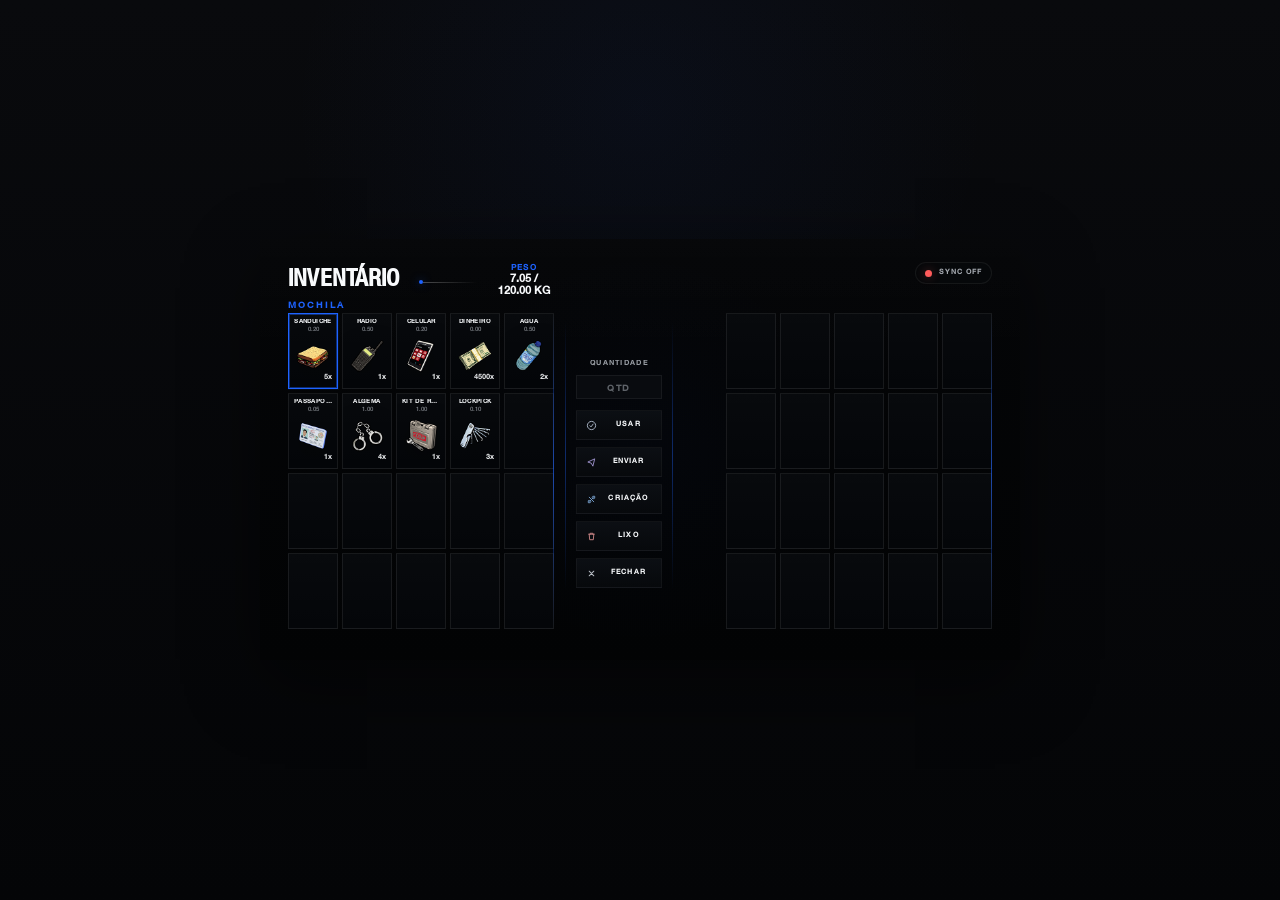
<file: app/src/main/assets/interfaces/inventario/index.html>
<!DOCTYPE html>
<html lang="pt-BR">
<head>
    <meta charset="utf-8">
    <meta name="viewport" content="width=device-width, initial-scale=1, viewport-fit=cover">
    <title>Xyron Inventory</title>
    <style>
        @font-face {
            font-family: "HelveticaMedium";
            src: url("../../Fonts/HELVETICANEUELTCOM-MD.TTF") format("truetype");
        }

        @font-face {
            font-family: "HelveticaCondensed";
            src: url("../../Fonts/HELVETICANEUELTCOM-MDCN.TTF") format("truetype");
        }

        :root {
            --bg:
                radial-gradient(circle at 50% 12%, rgba(29, 66, 160, 0.08), transparent 34%),
                linear-gradient(180deg, #090a0d 0%, #040507 100%);
            --panel: rgba(2, 3, 5, 0.985);
            --slot: rgba(5, 7, 10, 0.98);
            --line: rgba(255, 255, 255, 0.075);
            --line-soft: rgba(255, 255, 255, 0.03);
            --blue: #1e63ff;
            --text: #f8fafc;
            --muted: rgba(226, 232, 240, 0.52);
            --stage-scale: 1;
            --shadow: 0 24px 70px rgba(0, 0, 0, 0.45);
        }

        * {
            box-sizing: border-box;
            margin: 0;
            padding: 0;
            -webkit-tap-highlight-color: transparent;
        }

        html,
        body {
            width: 100%;
            height: 100%;
            overflow: hidden;
            background: transparent;
            color: var(--text);
            font-family: "HelveticaMedium", Arial, sans-serif;
        }

        body {
            display: grid;
            place-items: center;
        }

        body.runtime-app {
            background: transparent;
        }

        body.preview {
            padding: 14px;
            background: var(--bg);
        }

        button,
        input {
            font: inherit;
            color: inherit;
            border: 0;
            background: transparent;
        }

        button {
            cursor: pointer;
            touch-action: manipulation;
        }

        .stage {
            width: 718px;
            height: 398px;
            transform: scale(var(--stage-scale));
            transform-origin: center center;
        }

        body.preview .stage {
            width: min(760px, 100%);
            aspect-ratio: 718 / 398;
            height: auto;
            transform: none;
        }

        .inventory {
            position: relative;
            width: 100%;
            height: 100%;
            background: linear-gradient(180deg, rgba(4, 5, 7, 0.995), rgba(2, 3, 4, 0.995));
            box-shadow: var(--shadow);
            overflow: hidden;
            contain: layout paint style;
        }

        .inventory::before {
            content: "";
            position: absolute;
            inset: 0;
            background:
                radial-gradient(circle at 50% 50%, rgba(23, 70, 192, 0.03), transparent 46%),
                linear-gradient(180deg, rgba(255, 255, 255, 0.012), transparent 28%);
            pointer-events: none;
        }

        .hero {
            position: absolute;
            left: 28px;
            top: 22px;
            display: grid;
            gap: 4px;
        }

        .title {
            font-family: "HelveticaCondensed", Arial, sans-serif;
            font-size: 24px;
            font-weight: 700;
            letter-spacing: 0.01em;
            text-transform: uppercase;
        }

        .subtitle {
            font-size: 9px;
            font-weight: 700;
            letter-spacing: 0.22em;
            text-transform: uppercase;
            color: var(--blue);
        }

        .hero-line {
            position: absolute;
            left: 163px;
            top: 43px;
            width: 54px;
            height: 1px;
            background: linear-gradient(90deg, rgba(255, 255, 255, 0.28), rgba(255, 255, 255, 0));
        }

        .hero-line::before {
            content: "";
            position: absolute;
            left: -4px;
            top: -2px;
            width: 4px;
            height: 4px;
            border-radius: 50%;
            background: var(--blue);
            box-shadow: 0 0 8px rgba(30, 99, 255, 0.55);
        }

        .weight-card {
            position: absolute;
            left: 238px;
            top: 22px;
            display: grid;
            justify-items: center;
            gap: 0;
            text-transform: uppercase;
        }

        .weight-label {
            font-size: 8px;
            font-weight: 700;
            letter-spacing: 0.18em;
            color: var(--blue);
        }

        .weight-current,
        .weight-max {
            font-size: 11px;
            font-weight: 700;
            line-height: 1.08;
        }

        .runtime-strip {
            position: absolute;
            right: 28px;
            top: 23px;
            display: inline-flex;
            align-items: center;
            gap: 7px;
            padding: 6px 9px;
            border-radius: 999px;
            border: 1px solid rgba(255, 255, 255, 0.06);
            background: rgba(7, 9, 12, 0.9);
            font-size: 7px;
            font-weight: 700;
            letter-spacing: 0.14em;
            text-transform: uppercase;
            color: rgba(226, 232, 240, 0.72);
        }

        .runtime-strip::before {
            content: "";
            width: 7px;
            height: 7px;
            border-radius: 50%;
            background: #ff5b5b;
            box-shadow: 0 0 10px rgba(255, 91, 91, 0.34);
        }

        html[data-xyron-live="connected"] .runtime-strip::before {
            background: #4ade80;
            box-shadow: 0 0 10px rgba(74, 222, 128, 0.34);
        }

        .left-grid-wrap,
        .right-grid-wrap {
            position: absolute;
            top: 74px;
            width: 266px;
            height: 316px;
            overflow: hidden;
            contain: layout paint;
        }

        .left-grid-wrap {
            left: 28px;
        }

        .right-grid-wrap {
            right: 28px;
        }

        .left-grid-wrap::after,
        .right-grid-wrap::after {
            content: "";
            position: absolute;
            top: 0;
            right: 0;
            bottom: 0;
            width: 1px;
            background: linear-gradient(180deg, rgba(30, 99, 255, 0), rgba(30, 99, 255, 0.72), rgba(30, 99, 255, 0));
            opacity: 0.88;
            pointer-events: none;
        }

        .grid {
            width: 266px;
            display: grid;
            grid-template-columns: repeat(5, 50px);
            grid-auto-rows: 76px;
            gap: 4px;
            contain: layout paint;
        }

        .slot {
            position: relative;
            width: 50px;
            height: 76px;
            border: 1px solid var(--line);
            background:
                linear-gradient(180deg, rgba(255, 255, 255, 0.015), rgba(255, 255, 255, 0)),
                var(--slot);
            overflow: hidden;
            touch-action: none;
            transition: border-color 120ms ease, box-shadow 120ms ease, transform 120ms ease;
            contain: layout paint style;
        }

        .slot.empty {
            cursor: default;
        }

        .slot.filled {
            cursor: pointer;
        }

        .slot.filled:hover {
            transform: translateY(-1px);
            border-color: rgba(255, 255, 255, 0.12);
        }

        .slot.selected {
            border-color: var(--blue);
            box-shadow:
                inset 0 0 0 1px rgba(30, 99, 255, 0.44),
                0 0 0 1px rgba(30, 99, 255, 0.08);
        }

        .slot.drag-source {
            opacity: 0.34;
        }

        .slot.drag-target {
            border-color: var(--blue);
            box-shadow:
                inset 0 0 0 1px rgba(30, 99, 255, 0.4),
                0 0 0 1px rgba(30, 99, 255, 0.08),
                0 0 16px rgba(30, 99, 255, 0.14);
        }

        .slot-content {
            position: absolute;
            inset: 0;
            padding: 5px 5px 6px;
            display: grid;
            grid-template-rows: auto auto 1fr auto;
            gap: 1px;
        }

        .slot-name {
            min-width: 0;
            overflow: hidden;
            text-overflow: ellipsis;
            white-space: nowrap;
            font-size: 6px;
            font-weight: 700;
            letter-spacing: 0.06em;
            text-transform: uppercase;
            color: rgba(248, 250, 252, 0.95);
        }

        .slot-weight {
            font-size: 6px;
            color: rgba(226, 232, 240, 0.55);
        }

        .slot-figure {
            min-height: 0;
            display: grid;
            place-items: center;
            align-self: end;
        }

        .slot-figure img {
            width: 34px;
            height: 34px;
            object-fit: contain;
            filter: drop-shadow(0 8px 14px rgba(0, 0, 0, 0.42));
            user-select: none;
            -webkit-user-drag: none;
            pointer-events: none;
        }

        .slot-qty {
            justify-self: end;
            font-size: 7px;
            font-weight: 700;
            color: rgba(248, 250, 252, 0.96);
        }

        .middle-divider-left,
        .middle-divider-right {
            position: absolute;
            top: 82px;
            bottom: 70px;
            width: 1px;
            background: linear-gradient(180deg, rgba(30, 99, 255, 0), rgba(30, 99, 255, 0.55), rgba(30, 99, 255, 0));
            opacity: 0.72;
            pointer-events: none;
        }

        .middle-divider-left {
            left: 305px;
        }

        .middle-divider-right {
            left: 412px;
        }

        .controls {
            position: absolute;
            left: 316px;
            top: 121px;
            width: 86px;
            display: grid;
            gap: 11px;
            contain: layout paint;
        }

        .qty-card {
            display: grid;
            gap: 7px;
        }

        .qty-label {
            font-size: 7px;
            font-weight: 700;
            letter-spacing: 0.18em;
            text-transform: uppercase;
            text-align: center;
            color: rgba(226, 232, 240, 0.66);
        }

        .qty-input {
            width: 100%;
            height: 24px;
            border: 1px solid rgba(255, 255, 255, 0.06);
            background: rgba(10, 12, 16, 0.96);
            text-align: center;
            font-size: 8.5px;
            font-weight: 700;
            letter-spacing: 0.16em;
            text-transform: uppercase;
            outline: none;
        }

        .qty-input::placeholder {
            color: rgba(226, 232, 240, 0.4);
        }

        .actions {
            display: grid;
            gap: 7px;
        }

        .action {
            height: 30px;
            padding: 0 9px;
            border: 1px solid rgba(255, 255, 255, 0.04);
            background: linear-gradient(180deg, rgba(12, 15, 20, 0.98), rgba(7, 9, 12, 0.98));
            display: grid;
            grid-template-columns: 11px 1fr;
            align-items: center;
            gap: 8px;
            font-size: 7.2px;
            font-weight: 700;
            letter-spacing: 0.16em;
            text-transform: uppercase;
            transition: border-color 120ms ease, transform 120ms ease;
        }

        .action svg {
            width: 11px;
            height: 11px;
            display: block;
            opacity: 0.8;
        }

        .action:hover {
            border-color: rgba(30, 99, 255, 0.2);
        }

        .action:active {
            transform: translateY(1px);
        }

        .action.use svg {
            color: #dbeafe;
        }

        .action.send svg {
            color: #c4b5fd;
        }

        .action.craft svg {
            color: #93c5fd;
        }

        .action.trash svg {
            color: #fca5a5;
        }

        .action.close svg {
            color: #e2e8f0;
        }

        body.dragging,
        body.dragging * {
            cursor: grabbing !important;
            user-select: none;
            -webkit-user-select: none;
        }

        .drag-ghost {
            position: fixed;
            left: 0;
            top: 0;
            pointer-events: none;
            z-index: 9999;
            opacity: 0.95;
            filter: drop-shadow(0 18px 28px rgba(0, 0, 0, 0.42));
            will-change: transform;
        }

        .drag-ghost .slot {
            transform-origin: top left;
        }

        body.runtime-app .inventory {
            box-shadow: none;
        }

        body.runtime-app .inventory::before {
            background: radial-gradient(circle at 50% 50%, rgba(23, 70, 192, 0.018), transparent 42%);
        }

        body.runtime-app .slot,
        body.runtime-app .action {
            transition: none;
        }

        body.runtime-app .slot.filled:hover,
        body.runtime-app .action:active {
            transform: none;
        }

        body.runtime-app .slot-figure img,
        body.runtime-app .drag-ghost {
            filter: none;
        }

        body.runtime-app .slot.drag-target {
            box-shadow:
                inset 0 0 0 1px rgba(30, 99, 255, 0.34),
                0 0 0 1px rgba(30, 99, 255, 0.06);
        }

        body.runtime-lite .inventory::before,
        body.runtime-lite .runtime-strip,
        body.runtime-lite .hero-line::before {
            display: none;
        }

        body.runtime-lite .slot.selected,
        body.runtime-lite .slot.drag-target {
            box-shadow: inset 0 0 0 1px rgba(30, 99, 255, 0.3);
        }
    </style>
</head>
<body>
<main class="stage">
    <section class="inventory">
        <header class="hero">
            <h1 class="title">INVENTÁRIO</h1>
            <span class="subtitle">MOCHILA</span>
        </header>
        <span class="hero-line" aria-hidden="true"></span>

        <header class="weight-card">
            <span class="weight-label">PESO</span>
            <strong class="weight-current" id="weightCurrent">7.05 /</strong>
            <strong class="weight-max" id="weightMax">120.00 KG</strong>
        </header>
        <div class="runtime-strip" id="runtimeStrip">LIVE SYNC</div>

        <div class="middle-divider-left" aria-hidden="true"></div>
        <div class="middle-divider-right" aria-hidden="true"></div>

        <section class="left-grid-wrap">
            <section class="grid" id="bagGrid"></section>
        </section>

        <section class="controls">
            <label class="qty-card" for="qtyInput">
                <span class="qty-label">Quantidade</span>
                <input class="qty-input" id="qtyInput" type="text" inputmode="numeric" placeholder="QTD">
            </label>

            <div class="actions">
                <button class="action use" id="useButton" type="button">
                    <svg viewBox="0 0 24 24" fill="none" aria-hidden="true">
                        <path d="M8.5 12.5 11 15l4.5-6" stroke="currentColor" stroke-width="2" stroke-linecap="round" stroke-linejoin="round"/>
                        <path d="M12 21c4.97 0 9-4.03 9-9s-4.03-9-9-9-9 4.03-9 9 4.03 9 9 9Z" stroke="currentColor" stroke-width="2"/>
                    </svg>
                    <span>Usar</span>
                </button>

                <button class="action send" id="moveButton" type="button">
                    <svg viewBox="0 0 24 24" fill="none" aria-hidden="true">
                        <path d="m4 11 15-7-4 16-3.5-6.5L4 11Z" stroke="currentColor" stroke-width="2" stroke-linejoin="round"/>
                    </svg>
                    <span>Enviar</span>
                </button>

                <button class="action craft" id="craftButton" type="button">
                    <svg viewBox="0 0 24 24" fill="none" aria-hidden="true">
                        <path d="m8 16 8-8M7 7l10 10" stroke="currentColor" stroke-width="2" stroke-linecap="round"/>
                        <path d="M5 19h4l2-2-4-4-2 2v4ZM15 5h4v4l-2 2-4-4 2-2Z" stroke="currentColor" stroke-width="2" stroke-linejoin="round"/>
                    </svg>
                    <span>Criação</span>
                </button>

                <button class="action trash" id="trashButton" type="button">
                    <svg viewBox="0 0 24 24" fill="none" aria-hidden="true">
                        <path d="M6 7h12M9 7V5h6v2m-8 0 1 12h8l1-12" stroke="currentColor" stroke-width="2" stroke-linecap="round" stroke-linejoin="round"/>
                    </svg>
                    <span>Lixo</span>
                </button>

                <button class="action close" id="closeButton" type="button">
                    <svg viewBox="0 0 24 24" fill="none" aria-hidden="true">
                        <path d="m7 7 10 10M17 7 7 17" stroke="currentColor" stroke-width="2.2" stroke-linecap="round"/>
                    </svg>
                    <span>Fechar</span>
                </button>
            </div>
        </section>

        <section class="right-grid-wrap">
            <section class="grid" id="dropGrid"></section>
        </section>
    </section>
</main>

<script src="../shared/xyron-runtime.js"></script>
<script>
    const bridge = window.Android || null;
    const isPreview = !bridge;
    const stageBase = { width: 718, height: 398 };
    const SLOT_WIDTH = 50;
    const SLOT_HEIGHT = 76;
    const maxWeight = 120;
    const runtime = window.XyronRuntime.boot({
        page: "inventory",
        bridge,
        preview: isPreview
    });
    const runtimeLowRamMode = !!(runtime.config && runtime.config.performance && runtime.config.performance.lowRam);

    document.body.classList.toggle("preview", isPreview);
    document.body.classList.toggle("runtime-app", !isPreview);
    document.body.classList.toggle("runtime-lite", !isPreview && runtimeLowRamMode);

    const ITEM_TYPES = {
        sanduiche: { id: "sanduiche", name: "SANDUÍCHE", weight: 0.2, displayWeight: 0.2, image: "images/sandwich.png" },
        radio: { id: "radio", name: "RÁDIO", weight: 0.5, displayWeight: 0.5, image: "images/radio.png" },
        celular: { id: "celular", name: "CELULAR", weight: 0.2, displayWeight: 0.2, image: "images/phone.png" },
        dinheiro: { id: "dinheiro", name: "DINHEIRO", weight: 0.0, displayWeight: 0.0, image: "images/money.png" },
        agua: { id: "agua", name: "ÁGUA", weight: 0.5, displayWeight: 0.5, image: "images/water_bottle.png" },
        passaporte: { id: "passaporte", name: "PASSAPORTE", weight: 0.05, displayWeight: 0.05, image: "images/id_card.png" },
        algema: { id: "algema", name: "ALGEMA", weight: 0.75, displayWeight: 1.0, image: "images/handcuffs.png" },
        repairkit: { id: "repairkit", name: "KIT DE REPARO", weight: 1.0, displayWeight: 1.0, image: "images/repairkit.png" },
        lockpick: { id: "lockpick", name: "LOCKPICK", weight: 0.1, displayWeight: 0.1, image: "images/lockpick.png" }
    };

    const REMOTE_ITEM_IMAGES = {
        sanduiche: "images/sandwich.png",
        radio: "images/radio.png",
        celular: "images/phone.png",
        dinheiro: "https://raw.githubusercontent.com/overextended/ox_inventory/main/web/images/money.png",
        agua: "images/water_bottle.png",
        passaporte: "images/id_card.png",
        algema: "images/handcuffs.png",
        repairkit: "images/repairkit.png",
        lockpick: "images/lockpick.png"
    };

    const bagSlots = Array.from({ length: 25 }, () => null);
    bagSlots[0] = { type: ITEM_TYPES.sanduiche, qty: 5, action: "/comer" };
    bagSlots[1] = { type: ITEM_TYPES.radio, qty: 1, action: "/radio" };
    bagSlots[2] = { type: ITEM_TYPES.celular, qty: 1, mode: "phone" };
    bagSlots[3] = { type: ITEM_TYPES.dinheiro, qty: 4500 };
    bagSlots[4] = { type: ITEM_TYPES.agua, qty: 2, action: "/beber" };
    bagSlots[5] = { type: ITEM_TYPES.passaporte, qty: 1, action: "/id" };
    bagSlots[6] = { type: ITEM_TYPES.algema, qty: 4, action: "/algemar" };
    bagSlots[7] = { type: ITEM_TYPES.repairkit, qty: 1, action: "/repair" };
    bagSlots[8] = { type: ITEM_TYPES.lockpick, qty: 3, action: "/lockpick" };

    const dropSlots = Array.from({ length: 25 }, () => null);
    const bagGrid = document.getElementById("bagGrid");
    const dropGrid = document.getElementById("dropGrid");
    const weightCurrentElement = document.getElementById("weightCurrent");
    const weightMaxElement = document.getElementById("weightMax");
    const runtimeStripElement = document.getElementById("runtimeStrip");
    const qtyInput = document.getElementById("qtyInput");
    const gridButtons = {
        bag: [],
        drop: []
    };

    let selectedArea = "bag";
    let selectedIndex = 0;
    let dragState = null;
    let suppressClickUntil = 0;
    let pendingDragFrame = 0;
    let pendingDragPoint = null;
    let lastWeightText = "";
    let lastWeightMaxText = "";

    function callBridge(method, ...args) {
        if (!bridge || typeof bridge[method] !== "function") {
            return null;
        }
        try {
            return bridge[method](...args);
        } catch (error) {
            return null;
        }
    }

    function slotsFor(area) {
        return area === "drop" ? dropSlots : bagSlots;
    }

    function getSelectedItem() {
        return slotsFor(selectedArea)[selectedIndex] || null;
    }

    function selectFirstFilled() {
        for (const [index, item] of bagSlots.entries()) {
            if (item) {
                selectedArea = "bag";
                selectedIndex = index;
                return item;
            }
        }
        for (const [index, item] of dropSlots.entries()) {
            if (item) {
                selectedArea = "drop";
                selectedIndex = index;
                return item;
            }
        }
        return null;
    }

    function ensureValidSelection() {
        return getSelectedItem() || selectFirstFilled();
    }

    function formatWeight(value) {
        return value.toFixed(2);
    }

    function totalWeight(slots) {
        return slots.reduce((sum, item) => {
            if (!item) {
                return sum;
            }
            return sum + (item.type.weight * item.qty);
        }, 0);
    }

    function moveAmountFor(item) {
        if (!item) {
            return 0;
        }
        const raw = document.getElementById("qtyInput").value.trim();
        const parsed = Number.parseInt(raw, 10);
        if (!Number.isFinite(parsed) || parsed <= 0) {
            return 1;
        }
        return Math.min(parsed, item.qty);
    }

    function selectedMoveAmount() {
        const item = ensureValidSelection();
        return moveAmountFor(item);
    }

    function buildSlotMarkup(item) {
        if (!item) {
            return "";
        }
        const imageSrc = isPreview
            ? runtime.resolveAsset(REMOTE_ITEM_IMAGES[item.type.id] || item.type.image, item.type.image)
            : item.type.image;
        return `
            <div class="slot-content">
                <span class="slot-name">${item.type.name}</span>
                <span class="slot-weight">${formatWeight(item.type.displayWeight)}</span>
                <div class="slot-figure">
                    <img src="${imageSrc}" alt="${item.type.name}" loading="lazy" decoding="async" draggable="false" onerror="this.onerror=null;this.src='${item.type.image}';">
                </div>
                <span class="slot-qty">${item.qty}x</span>
            </div>
        `;
    }

    function setSelectedSlot(area, index) {
        if (selectedArea === area && selectedIndex === index) {
            return;
        }
        const previousButton = gridButtons[selectedArea] && gridButtons[selectedArea][selectedIndex];
        if (previousButton) {
            previousButton.classList.remove("selected");
            previousButton._xyronSelected = false;
        }
        selectedArea = area;
        selectedIndex = index;
        const nextButton = gridButtons[selectedArea] && gridButtons[selectedArea][selectedIndex];
        if (nextButton && slotsFor(area)[index]) {
            nextButton.classList.add("selected");
            nextButton._xyronSelected = true;
        }
    }

    function bindSlotButton(button, area, index) {
        button.type = "button";
        button.dataset.area = area;
        button.dataset.index = String(index);
        button.addEventListener("pointerdown", (event) => handleSlotPointerDown(event, area, index, button));
        button.addEventListener("click", (event) => {
            if (shouldSuppressClick()) {
                event.preventDefault();
                event.stopPropagation();
                return;
            }
            if (!slotsFor(area)[index]) {
                return;
            }
            setSelectedSlot(area, index);
        });
        button.addEventListener("dblclick", (event) => {
            if (shouldSuppressClick()) {
                event.preventDefault();
                event.stopPropagation();
                return;
            }
            if (!slotsFor(area)[index]) {
                return;
            }
            setSelectedSlot(area, index);
            useSelectedItem();
        });
    }

    function ensureGridButtons(area, grid, slots) {
        const buttons = gridButtons[area];
        if (buttons.length === slots.length) {
            return buttons;
        }
        const fragment = document.createDocumentFragment();
        buttons.length = 0;
        slots.forEach((_, index) => {
            const button = document.createElement("button");
            bindSlotButton(button, area, index);
            buttons.push(button);
            fragment.appendChild(button);
        });
        grid.replaceChildren(fragment);
        return buttons;
    }

    function updateSlotButton(button, area, index, item) {
        const isSelected = selectedArea === area && selectedIndex === index && !!item;
        const renderKey = item ? `${item.type.id}|${item.qty}|${isSelected ? 1 : 0}` : `empty|${isSelected ? 1 : 0}`;
        if (button._xyronKey === renderKey) {
            return;
        }

        button._xyronKey = renderKey;
        button._xyronSelected = isSelected;
        button.className = `slot${item ? " filled" : " empty"}${isSelected ? " selected" : ""}`;
        button.innerHTML = item ? buildSlotMarkup(item) : "";

        if (item) {
            button.setAttribute("aria-label", item.type.name);
        } else {
            button.removeAttribute("aria-label");
        }
    }

    function renderGrid(area, grid, slots) {
        const buttons = ensureGridButtons(area, grid, slots);
        slots.forEach((item, index) => {
            updateSlotButton(buttons[index], area, index, item);
        });
    }

    function renderWeight() {
        const current = totalWeight(bagSlots);
        const nextCurrentText = `${formatWeight(current)} /`;
        if (lastWeightText !== nextCurrentText) {
            lastWeightText = nextCurrentText;
            weightCurrentElement.textContent = nextCurrentText;
        }
        const nextMaxText = `${formatWeight(maxWeight)} KG`;
        if (lastWeightMaxText !== nextMaxText) {
            lastWeightMaxText = nextMaxText;
            weightMaxElement.textContent = nextMaxText;
        }
    }

    function render() {
        ensureValidSelection();
        renderWeight();
        renderGrid("bag", bagGrid, bagSlots);
        renderGrid("drop", dropGrid, dropSlots);
    }

    function useSelectedItem() {
        const item = ensureValidSelection();
        if (!item) {
            return;
        }
        if (item.mode === "phone") {
            callBridge("openPhone");
            return;
        }
        if (item.action) {
            callBridge("runCommand", item.action);
        }
    }

    function mergeOrPlace(targetSlots, itemType, qty) {
        const sameIndex = targetSlots.findIndex((entry) => entry && entry.type.id === itemType.id);
        if (sameIndex !== -1) {
            targetSlots[sameIndex].qty += qty;
            return sameIndex;
        }
        const emptyIndex = targetSlots.findIndex((entry) => entry === null);
        if (emptyIndex === -1) {
            return -1;
        }
        targetSlots[emptyIndex] = { type: itemType, qty };
        return emptyIndex;
    }

    function moveSelectedItem() {
        const sourceSlots = slotsFor(selectedArea);
        const targetArea = selectedArea === "bag" ? "drop" : "bag";
        const targetSlots = slotsFor(targetArea);
        const item = sourceSlots[selectedIndex];

        if (!item) {
            return;
        }

        const amount = selectedMoveAmount();
        const targetIndex = mergeOrPlace(targetSlots, item.type, amount);
        if (targetIndex === -1) {
            return;
        }

        item.qty -= amount;
        if (item.qty <= 0) {
            sourceSlots[selectedIndex] = null;
        }

        selectedArea = targetArea;
        selectedIndex = targetIndex;
        render();
    }

    function shouldSuppressClick() {
        return performance.now() < suppressClickUntil;
    }

    function createDragGhost(sourceButton) {
        const sourceRect = sourceButton.getBoundingClientRect();
        const wrapper = document.createElement("div");
        wrapper.className = "drag-ghost";
        wrapper.style.width = `${sourceRect.width}px`;
        wrapper.style.height = `${sourceRect.height}px`;

        const clone = sourceButton.cloneNode(true);
        clone.classList.remove("selected", "drag-source", "drag-target");
        clone.style.width = `${SLOT_WIDTH}px`;
        clone.style.height = `${SLOT_HEIGHT}px`;
        clone.style.transform = `scale(${sourceRect.width / SLOT_WIDTH}, ${sourceRect.height / SLOT_HEIGHT})`;

        wrapper.appendChild(clone);
        document.body.appendChild(wrapper);
        return wrapper;
    }

    function updateGhostPosition(x, y) {
        if (!dragState || !dragState.ghost) {
            return;
        }
        dragState.ghost.style.transform = `translate3d(${x - (dragState.rect.width / 2)}px, ${y - (dragState.rect.height / 2)}px, 0)`;
    }

    function getSlotTargetAtPoint(x, y) {
        const element = document.elementFromPoint(x, y);
        const slot = element ? element.closest(".slot") : null;
        if (!slot) {
            return null;
        }
        const area = slot.dataset.area;
        const index = Number.parseInt(slot.dataset.index, 10);
        if (!area || !Number.isFinite(index)) {
            return null;
        }
        return { area, index, element: slot };
    }

    function setDragTarget(target) {
        if (!dragState) {
            return;
        }
        if (dragState.targetElement && dragState.targetElement !== dragState.sourceButton) {
            dragState.targetElement.classList.remove("drag-target");
        }
        dragState.targetElement = target ? target.element : null;
        dragState.targetArea = target ? target.area : null;
        dragState.targetIndex = target ? target.index : null;
        if (dragState.targetElement && dragState.targetElement !== dragState.sourceButton) {
            dragState.targetElement.classList.add("drag-target");
        }
    }

    function handleSlotPointerDown(event, area, index, button) {
        if (event.button !== undefined && event.button !== 0) {
            return;
        }
        if (!slotsFor(area)[index]) {
            return;
        }

        dragState = {
            pointerId: event.pointerId,
            startX: event.clientX,
            startY: event.clientY,
            sourceArea: area,
            sourceIndex: index,
            sourceButton: button,
            sourceItem: slotsFor(area)[index],
            dragging: false,
            ghost: null,
            rect: button.getBoundingClientRect(),
            targetArea: area,
            targetIndex: index,
            targetElement: button
        };

        if (typeof button.setPointerCapture === "function") {
            try {
                button.setPointerCapture(event.pointerId);
            } catch (error) {
                // Ignore pointer capture failures.
            }
        }
    }

    function startDrag() {
        if (!dragState || dragState.dragging) {
            return;
        }
        dragState.dragging = true;
        dragState.sourceButton.classList.add("drag-source");
        document.body.classList.add("dragging");
        dragState.ghost = createDragGhost(dragState.sourceButton);
        updateGhostPosition(dragState.startX, dragState.startY);
        setDragTarget({
            area: dragState.sourceArea,
            index: dragState.sourceIndex,
            element: dragState.sourceButton
        });
    }

    function finalizeDrag() {
        if (!dragState) {
            return;
        }

        const state = dragState;
        dragState = null;
        pendingDragPoint = null;
        if (pendingDragFrame) {
            cancelAnimationFrame(pendingDragFrame);
            pendingDragFrame = 0;
        }
        suppressClickUntil = state.dragging ? performance.now() + 110 : 0;

        document.body.classList.remove("dragging");
        state.sourceButton.classList.remove("drag-source");
        if (state.targetElement && state.targetElement !== state.sourceButton) {
            state.targetElement.classList.remove("drag-target");
        }
        if (state.ghost) {
            state.ghost.remove();
        }

        if (!state.dragging) {
            return;
        }

        applyDragMove(state.sourceArea, state.sourceIndex, state.targetArea, state.targetIndex);
    }

    function flushDragFrame() {
        pendingDragFrame = 0;
        if (!dragState || !dragState.dragging || !pendingDragPoint) {
            return;
        }
        updateGhostPosition(pendingDragPoint.x, pendingDragPoint.y);
        setDragTarget(getSlotTargetAtPoint(pendingDragPoint.x, pendingDragPoint.y));
    }

    function applyDragMove(sourceArea, sourceIndex, targetArea, targetIndex) {
        if (targetArea == null || targetIndex == null) {
            return;
        }

        const sourceSlots = slotsFor(sourceArea);
        const targetSlots = slotsFor(targetArea);
        const sourceItem = sourceSlots[sourceIndex];

        if (!sourceItem) {
            return;
        }

        if (sourceArea === targetArea && sourceIndex === targetIndex) {
            selectedArea = sourceArea;
            selectedIndex = sourceIndex;
            render();
            return;
        }

        const amount = moveAmountFor(sourceItem);
        const targetItem = targetSlots[targetIndex];

        if (!targetItem) {
            if (amount >= sourceItem.qty) {
                targetSlots[targetIndex] = sourceItem;
                sourceSlots[sourceIndex] = null;
            } else {
                targetSlots[targetIndex] = { ...sourceItem, qty: amount };
                sourceItem.qty -= amount;
            }
            selectedArea = targetArea;
            selectedIndex = targetIndex;
            render();
            return;
        }

        if (targetItem.type.id === sourceItem.type.id) {
            targetItem.qty += amount;
            sourceItem.qty -= amount;
            if (sourceItem.qty <= 0) {
                sourceSlots[sourceIndex] = null;
            }
            selectedArea = targetArea;
            selectedIndex = targetIndex;
            render();
            return;
        }

        if (amount < sourceItem.qty) {
            selectedArea = sourceArea;
            selectedIndex = sourceIndex;
            render();
            return;
        }

        targetSlots[targetIndex] = sourceItem;
        sourceSlots[sourceIndex] = targetItem;
        selectedArea = targetArea;
        selectedIndex = targetIndex;
        render();
    }

    function trashSelectedItem() {
        const sourceSlots = slotsFor(selectedArea);
        const item = sourceSlots[selectedIndex];
        if (!item) {
            return;
        }
        const amount = selectedMoveAmount();
        item.qty -= amount;
        if (item.qty <= 0) {
            sourceSlots[selectedIndex] = null;
        }
        if (!getSelectedItem()) {
            selectFirstFilled();
        }
        render();
    }

    function openCraft() {
        callBridge("runCommand", "/craft");
    }

    function closeInventory() {
        callBridge("closeInventory");
    }

    function applyStageScale() {
        if (isPreview) {
            document.documentElement.style.setProperty("--stage-scale", "1");
            return 1;
        }

        const scale = Math.min(
            window.innerWidth / stageBase.width,
            window.innerHeight / stageBase.height
        );
        const safeScale = Number.isFinite(scale) && scale > 0 ? scale : 1;
        document.documentElement.style.setProperty("--stage-scale", safeScale.toFixed(4));
        return safeScale;
    }

    function logInventoryMetrics(source) {
        const scale = applyStageScale();
        const stage = document.querySelector(".stage");
        const rect = stage ? stage.getBoundingClientRect() : { width: 0, height: 0 };
        console.log(
            `[InventoryUI] ${source} preview=${isPreview} window=${Math.round(window.innerWidth)}x${Math.round(window.innerHeight)} stage=${Math.round(rect.width)}x${Math.round(rect.height)} scale=${scale.toFixed(3)} dpr=${window.devicePixelRatio}`
        );
    }

    async function enablePreviewHotReload() {
        if (!isPreview || typeof fetch !== "function") {
            return;
        }

        let baselineStamp = null;
        let checking = false;

        async function readStamp() {
            const response = await fetch(window.location.href, {
                method: "HEAD",
                cache: "no-store"
            });
            return response.headers.get("last-modified") || response.headers.get("etag");
        }

        try {
            baselineStamp = await readStamp();
        } catch (error) {
            return;
        }

        setInterval(async () => {
            if (checking || document.hidden) {
                return;
            }

            checking = true;
            try {
                const nextStamp = await readStamp();
                if (baselineStamp && nextStamp && baselineStamp !== nextStamp) {
                    window.location.reload();
                    return;
                }
                if (nextStamp) {
                    baselineStamp = nextStamp;
                }
            } catch (error) {
                // Ignore preview polling failures.
            } finally {
                checking = false;
            }
        }, 900);
    }

    document.getElementById("useButton").addEventListener("click", useSelectedItem);
    document.getElementById("moveButton").addEventListener("click", moveSelectedItem);
    document.getElementById("craftButton").addEventListener("click", openCraft);
    document.getElementById("trashButton").addEventListener("click", trashSelectedItem);
    document.getElementById("closeButton").addEventListener("click", closeInventory);

    qtyInput.addEventListener("blur", () => {
        const parsed = Number.parseInt(qtyInput.value, 10);
        qtyInput.value = Number.isFinite(parsed) && parsed > 0 ? String(parsed) : "";
    });

    window.addEventListener("pointermove", (event) => {
        if (!dragState || event.pointerId !== dragState.pointerId) {
            return;
        }

        const dx = event.clientX - dragState.startX;
        const dy = event.clientY - dragState.startY;

        if (!dragState.dragging && Math.hypot(dx, dy) > 8) {
            startDrag();
        }

        if (!dragState.dragging) {
            return;
        }

        event.preventDefault();
        pendingDragPoint = { x: event.clientX, y: event.clientY };
        if (!pendingDragFrame) {
            pendingDragFrame = requestAnimationFrame(flushDragFrame);
        }
    }, { passive: false });

    window.addEventListener("pointerup", (event) => {
        if (!dragState || event.pointerId !== dragState.pointerId) {
            return;
        }
        finalizeDrag();
    });

    window.addEventListener("pointercancel", (event) => {
        if (!dragState || event.pointerId !== dragState.pointerId) {
            return;
        }
        finalizeDrag();
    });

    window.addEventListener("keydown", (event) => {
        if (event.key === "Escape") {
            closeInventory();
        }
    });

    window.XyronHydrate = () => {
        render();
        requestAnimationFrame(() => logInventoryMetrics("hydrate"));
    };

    window.addEventListener("resize", () => {
        applyStageScale();
        if (!isPreview) {
            requestAnimationFrame(() => logInventoryMetrics("resize"));
        }
    });

    window.addEventListener("xyron:live-status", (event) => {
        if (!runtimeStripElement) {
            return;
        }
        runtimeStripElement.textContent = event.detail && event.detail.connected ? "SYNC ONLINE" : "SYNC OFF";
    });

    window.addEventListener("xyron:announcement", (event) => {
        if (!runtimeStripElement) {
            return;
        }
        const message = (event.detail && event.detail.message) || "LIVE SYNC";
        runtimeStripElement.textContent = message.slice(0, 18).toUpperCase();
    });

    window.XyronOverlayVisibilityChanged = (visible) => {
        document.documentElement.dataset.xyronVisible = visible ? "1" : "0";
        if (!visible && dragState) {
            finalizeDrag();
        }
    };

    render();
    applyStageScale();
    enablePreviewHotReload();
    requestAnimationFrame(() => logInventoryMetrics("boot"));
</script>
</body>
</html>
</file>
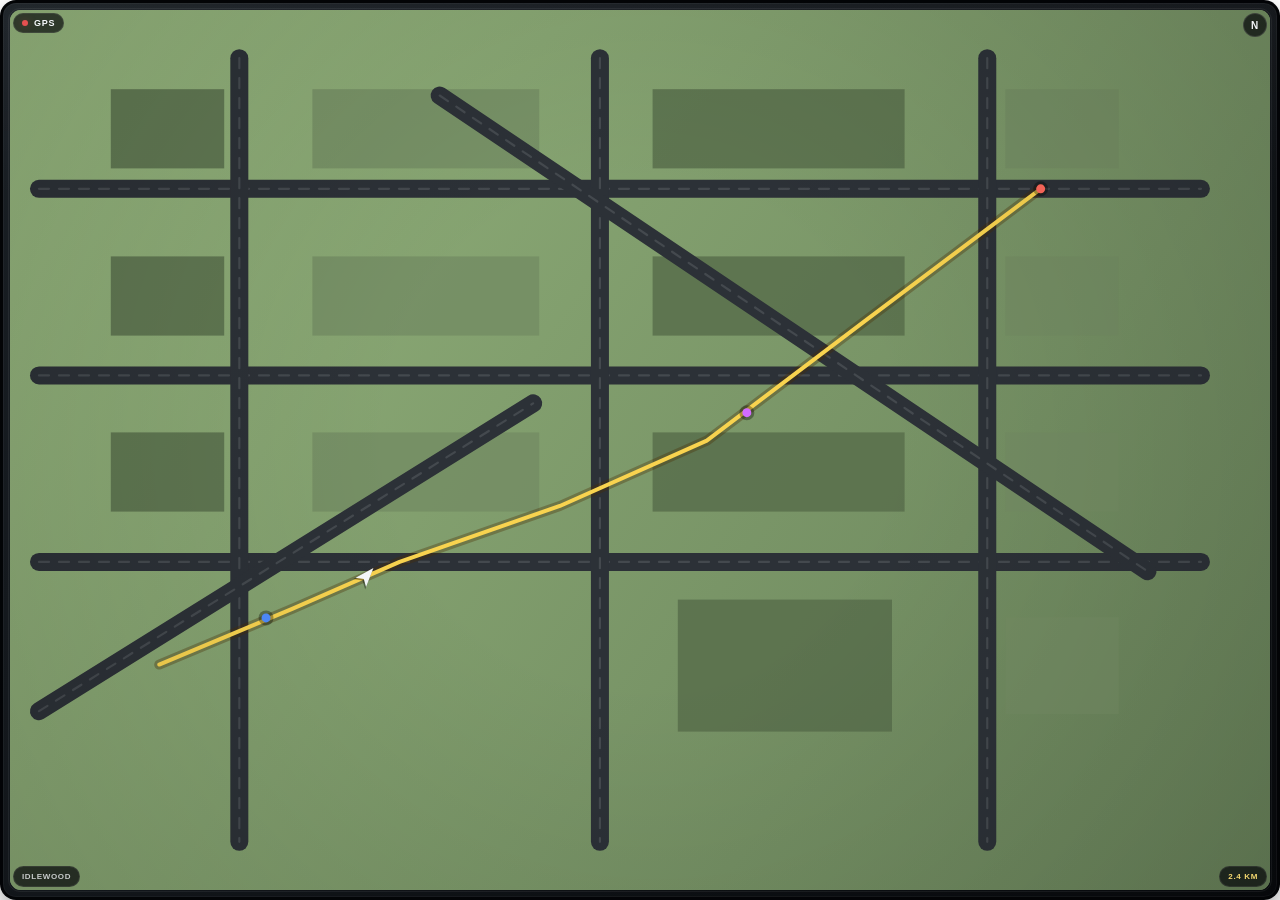
<file: app/src/main/assets/interfaces/map/index.html>
<!DOCTYPE html>
<html lang="pt-BR">
<head>
    <meta charset="utf-8">
    <meta name="viewport" content="width=device-width, initial-scale=1, viewport-fit=cover">
    <title>Xyron Radar</title>
    <style>
        :root {
            --frame-dark: #080a0d;
            --frame-mid: #1d2329;
            --frame-line: rgba(255, 214, 122, 0.28);
            --map-grass-a: #86a56f;
            --map-grass-b: #6e875f;
            --map-block: #6f8961;
            --map-road: #2b3036;
            --map-road-line: rgba(233, 237, 241, 0.16);
            --route: #f8d34f;
            --route-shadow: rgba(42, 25, 0, 0.4);
            --text: #f5f7fa;
            --muted: rgba(245, 247, 250, 0.78);
        }

        * {
            box-sizing: border-box;
            margin: 0;
            padding: 0;
            -webkit-tap-highlight-color: transparent;
            user-select: none;
        }

        html,
        body {
            width: 100%;
            height: 100%;
            overflow: hidden;
            background: transparent;
            font-family: Arial, sans-serif;
        }

        body {
            display: flex;
            align-items: stretch;
            justify-content: stretch;
        }

        .radar-shell {
            position: relative;
            width: 100%;
            height: 100%;
            border-radius: 16px;
            overflow: hidden;
            background:
                linear-gradient(180deg, rgba(255, 255, 255, 0.04), transparent 22%),
                linear-gradient(135deg, var(--frame-mid), var(--frame-dark));
            border: 3px solid rgba(3, 4, 6, 0.96);
            box-shadow:
                inset 0 0 0 1px rgba(255, 255, 255, 0.04),
                inset 0 0 18px rgba(0, 0, 0, 0.24),
                0 10px 22px rgba(0, 0, 0, 0.35);
        }

        .radar-shell::before {
            content: "";
            position: absolute;
            inset: 5px;
            border-radius: 12px;
            border: 1px solid rgba(255, 255, 255, 0.06);
            pointer-events: none;
        }

        .map-canvas {
            position: absolute;
            inset: 7px;
            border-radius: 11px;
            overflow: hidden;
            background: linear-gradient(180deg, var(--map-grass-a), var(--map-grass-b));
        }

        canvas {
            display: block;
            width: 100%;
            height: 100%;
        }

        .gps-tag,
        .distance-chip,
        .route-label,
        .compass {
            position: absolute;
            z-index: 2;
            color: var(--text);
            letter-spacing: 0.08em;
            text-transform: uppercase;
        }

        .gps-tag {
            top: 10px;
            left: 10px;
            display: inline-flex;
            align-items: center;
            gap: 6px;
            padding: 4px 8px;
            border-radius: 999px;
            background: rgba(6, 8, 11, 0.68);
            border: 1px solid rgba(255, 255, 255, 0.08);
            font-size: 9px;
            font-weight: 700;
        }

        .gps-dot {
            width: 6px;
            height: 6px;
            border-radius: 50%;
            background: #e65050;
            box-shadow: 0 0 8px rgba(230, 80, 80, 0.35);
        }

        html[data-xyron-live="connected"] .gps-dot {
            background: #4ade80;
            box-shadow: 0 0 8px rgba(74, 222, 128, 0.35);
        }

        .compass {
            top: 10px;
            right: 10px;
            width: 24px;
            height: 24px;
            display: grid;
            place-items: center;
            border-radius: 50%;
            background: rgba(6, 8, 11, 0.72);
            border: 1px solid rgba(255, 255, 255, 0.12);
            font-size: 10px;
            font-weight: 800;
        }

        .route-label,
        .distance-chip {
            bottom: 10px;
            padding: 5px 8px;
            border-radius: 999px;
            background: rgba(6, 8, 11, 0.72);
            border: 1px solid rgba(255, 255, 255, 0.08);
            font-size: 8px;
            font-weight: 700;
        }

        .route-label {
            left: 10px;
            color: var(--muted);
            max-width: 54%;
            white-space: nowrap;
            overflow: hidden;
            text-overflow: ellipsis;
        }

        .distance-chip {
            right: 10px;
            color: #f5d970;
        }
    </style>
</head>
<body>
<section class="radar-shell">
    <div class="map-canvas">
        <canvas id="radarCanvas"></canvas>
    </div>
    <div class="gps-tag">
        <span class="gps-dot"></span>
        <span id="liveLabel">GPS</span>
    </div>
    <div class="compass">N</div>
    <div class="route-label" id="routeLabel">Idlewood</div>
    <div class="distance-chip" id="distanceChip">2.4 KM</div>
</section>

<script src="../shared/xyron-runtime.js"></script>
<script>
    const bridge = window.Android || null;
    const runtime = window.XyronRuntime.boot({
        page: "map",
        bridge,
        preview: !bridge
    });

    const canvas = document.getElementById("radarCanvas");
    const ctx = canvas.getContext("2d");
    const routeLabel = document.getElementById("routeLabel");
    const distanceChip = document.getElementById("distanceChip");
    const liveLabel = document.getElementById("liveLabel");
    const dpr = Math.max(1, window.devicePixelRatio || 1);

    const state = {
        progress: 0.24,
        heading: 38,
        zoom: 1.06,
        district: "Idlewood",
        distance: "2.4 KM",
        route: [
            { x: 0.14, y: 0.73 },
            { x: 0.24, y: 0.67 },
            { x: 0.32, y: 0.62 },
            { x: 0.44, y: 0.56 },
            { x: 0.55, y: 0.49 },
            { x: 0.67, y: 0.36 },
            { x: 0.8, y: 0.22 }
        ],
        markers: [
            { x: 0.22, y: 0.68, color: "#4f8cff" },
            { x: 0.58, y: 0.46, color: "#d26bff" },
            { x: 0.8, y: 0.22, color: "#ff685c" }
        ]
    };

    const roads = [
        [{ x: 0.05, y: 0.22 }, { x: 0.92, y: 0.22 }],
        [{ x: 0.05, y: 0.42 }, { x: 0.92, y: 0.42 }],
        [{ x: 0.05, y: 0.62 }, { x: 0.92, y: 0.62 }],
        [{ x: 0.2, y: 0.08 }, { x: 0.2, y: 0.92 }],
        [{ x: 0.47, y: 0.08 }, { x: 0.47, y: 0.92 }],
        [{ x: 0.76, y: 0.08 }, { x: 0.76, y: 0.92 }],
        [{ x: 0.05, y: 0.78 }, { x: 0.42, y: 0.45 }],
        [{ x: 0.35, y: 0.12 }, { x: 0.88, y: 0.63 }]
    ];

    const blocks = [
        { x: 0.08, y: 0.09, w: 0.09, h: 0.09 },
        { x: 0.24, y: 0.09, w: 0.18, h: 0.09 },
        { x: 0.51, y: 0.09, w: 0.2, h: 0.09 },
        { x: 0.79, y: 0.09, w: 0.09, h: 0.09 },
        { x: 0.08, y: 0.28, w: 0.09, h: 0.09 },
        { x: 0.24, y: 0.28, w: 0.18, h: 0.09 },
        { x: 0.51, y: 0.28, w: 0.2, h: 0.09 },
        { x: 0.79, y: 0.28, w: 0.09, h: 0.09 },
        { x: 0.08, y: 0.48, w: 0.09, h: 0.09 },
        { x: 0.24, y: 0.48, w: 0.18, h: 0.09 },
        { x: 0.51, y: 0.48, w: 0.2, h: 0.09 },
        { x: 0.79, y: 0.48, w: 0.09, h: 0.09 },
        { x: 0.53, y: 0.67, w: 0.17, h: 0.15 },
        { x: 0.79, y: 0.69, w: 0.09, h: 0.11 }
    ];

    let rafId = 0;

    function clamp(value, min, max) {
        return Math.max(min, Math.min(max, value));
    }

    function lerp(a, b, t) {
        return a + ((b - a) * t);
    }

    function project(point, width, height) {
        const px = (point.x - 0.5) * state.zoom + 0.5;
        const py = (point.y - 0.5) * state.zoom + 0.5;
        return { x: px * width, y: py * height };
    }

    function sampleRoute(progress) {
        const route = state.route;
        if (!route.length) {
            return { x: 0.5, y: 0.5 };
        }
        if (route.length === 1) {
            return route[0];
        }
        const scaled = clamp(progress, 0, 1) * (route.length - 1);
        const index = Math.floor(scaled);
        const nextIndex = Math.min(route.length - 1, index + 1);
        const localT = scaled - index;
        return {
            x: lerp(route[index].x, route[nextIndex].x, localT),
            y: lerp(route[index].y, route[nextIndex].y, localT)
        };
    }

    function resize() {
        const host = canvas.parentElement.getBoundingClientRect();
        canvas.width = Math.max(1, Math.round(host.width * dpr));
        canvas.height = Math.max(1, Math.round(host.height * dpr));
        canvas.style.width = host.width + "px";
        canvas.style.height = host.height + "px";
        draw();
    }

    function drawBackground(width, height) {
        const bg = ctx.createLinearGradient(0, 0, width, height);
        bg.addColorStop(0, "#95b57d");
        bg.addColorStop(1, "#667f58");
        ctx.fillStyle = bg;
        ctx.fillRect(0, 0, width, height);

        blocks.forEach((block, index) => {
            const x = block.x * width;
            const y = block.y * height;
            const w = block.w * width;
            const h = block.h * height;
            const tint = index % 2 === 0 ? "rgba(89, 111, 76, 0.86)" : "rgba(115, 140, 99, 0.8)";
            ctx.fillStyle = tint;
            ctx.fillRect(x, y, w, h);
        });
    }

    function drawRoads(width, height) {
        ctx.lineCap = "round";
        ctx.lineJoin = "round";

        roads.forEach((segment) => {
            ctx.beginPath();
            segment.forEach((point, index) => {
                const p = project(point, width, height);
                if (index === 0) {
                    ctx.moveTo(p.x, p.y);
                } else {
                    ctx.lineTo(p.x, p.y);
                }
            });
            ctx.strokeStyle = "#2c3137";
            ctx.lineWidth = 18;
            ctx.stroke();

            ctx.strokeStyle = "rgba(239, 242, 245, 0.12)";
            ctx.lineWidth = 2.2;
            ctx.setLineDash([10, 10]);
            ctx.stroke();
            ctx.setLineDash([]);
        });
    }

    function drawRoute(width, height) {
        ctx.beginPath();
        state.route.forEach((point, index) => {
            const p = project(point, width, height);
            if (index === 0) {
                ctx.moveTo(p.x, p.y);
            } else {
                ctx.lineTo(p.x, p.y);
            }
        });
        ctx.strokeStyle = "rgba(74, 44, 0, 0.34)";
        ctx.lineWidth = 10;
        ctx.stroke();

        ctx.beginPath();
        state.route.forEach((point, index) => {
            const p = project(point, width, height);
            if (index === 0) {
                ctx.moveTo(p.x, p.y);
            } else {
                ctx.lineTo(p.x, p.y);
            }
        });
        ctx.strokeStyle = getComputedStyle(document.documentElement).getPropertyValue("--route") || "#f8d34f";
        ctx.lineWidth = 4;
        ctx.stroke();
    }

    function drawMarkers(width, height) {
        state.markers.forEach((marker) => {
            const p = project(marker, width, height);
            ctx.fillStyle = "rgba(0, 0, 0, 0.32)";
            ctx.beginPath();
            ctx.arc(p.x, p.y, 7.5, 0, Math.PI * 2);
            ctx.fill();

            ctx.fillStyle = marker.color || "#ffffff";
            ctx.beginPath();
            ctx.arc(p.x, p.y, 4.5, 0, Math.PI * 2);
            ctx.fill();
        });
    }

    function drawPlayer(width, height) {
        const point = sampleRoute(state.progress);
        const p = project(point, width, height);

        ctx.save();
        ctx.translate(p.x, p.y);
        ctx.rotate((state.heading * Math.PI) / 180);

        ctx.fillStyle = "rgba(0, 0, 0, 0.38)";
        ctx.beginPath();
        ctx.moveTo(0, -11);
        ctx.lineTo(8, 10);
        ctx.lineTo(0, 5);
        ctx.lineTo(-8, 10);
        ctx.closePath();
        ctx.fill();

        ctx.translate(0, -1.5);
        ctx.fillStyle = "#f7fafc";
        ctx.beginPath();
        ctx.moveTo(0, -10);
        ctx.lineTo(7, 9);
        ctx.lineTo(0, 4.5);
        ctx.lineTo(-7, 9);
        ctx.closePath();
        ctx.fill();

        ctx.restore();
    }

    function drawEdgeFade(width, height) {
        const vignette = ctx.createRadialGradient(
            width * 0.5,
            height * 0.48,
            Math.min(width, height) * 0.28,
            width * 0.5,
            height * 0.5,
            Math.max(width, height) * 0.82
        );
        vignette.addColorStop(0, "rgba(0,0,0,0)");
        vignette.addColorStop(1, "rgba(0,0,0,0.18)");
        ctx.fillStyle = vignette;
        ctx.fillRect(0, 0, width, height);
    }

    function draw() {
        const width = canvas.width;
        const height = canvas.height;
        ctx.clearRect(0, 0, width, height);

        drawBackground(width, height);
        drawRoads(width, height);
        drawRoute(width, height);
        drawMarkers(width, height);
        drawPlayer(width, height);
        drawEdgeFade(width, height);
    }

    function tick() {
        state.progress += 0.0014;
        if (state.progress > 1) {
            state.progress = 0;
        }
        state.heading += 0.12;
        draw();
        rafId = window.requestAnimationFrame(tick);
    }

    window.addEventListener("xyron:live-status", (event) => {
        const connected = event.detail && event.detail.connected;
        liveLabel.textContent = connected ? "GPS LIVE" : "GPS";
    });

    window.addEventListener("xyron:announcement", (event) => {
        const message = event.detail && event.detail.message ? String(event.detail.message) : "";
        if (!message) {
            return;
        }
        liveLabel.textContent = message.length > 10 ? message.slice(0, 10) : message;
    });

    window.addEventListener("xyron:live:map-state", (event) => {
        const payload = event.detail || {};
        const data = payload.payload || payload;
        if (!data || typeof data !== "object") {
            return;
        }
        if (Array.isArray(data.route)) {
            state.route = data.route;
        }
        if (Array.isArray(data.markers)) {
            state.markers = data.markers;
        }
        if (typeof data.progress === "number") {
            state.progress = data.progress;
        }
        if (typeof data.heading === "number") {
            state.heading = data.heading;
        }
        if (typeof data.zoom === "number") {
            state.zoom = clamp(data.zoom, 0.82, 1.25);
        }
        if (typeof data.district === "string" && data.district.trim()) {
            state.district = data.district.trim();
            routeLabel.textContent = state.district;
        }
        if (typeof data.distance === "string" && data.distance.trim()) {
            state.distance = data.distance.trim();
            distanceChip.textContent = state.distance;
        }
        draw();
    });

    routeLabel.textContent = state.district;
    distanceChip.textContent = state.distance;

    window.addEventListener("resize", resize);
    resize();
    tick();
</script>
</body>
</html>
</file>
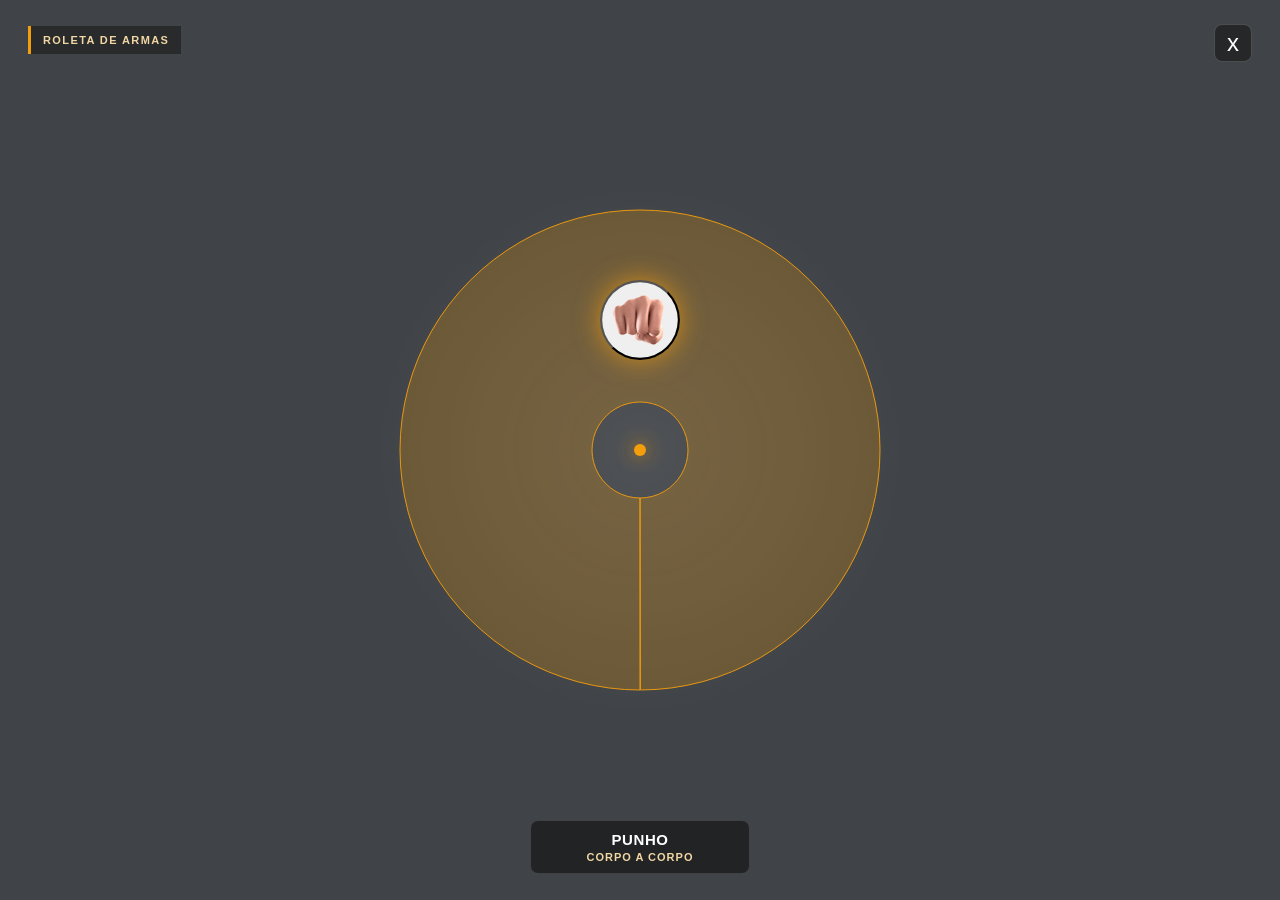
<file: app/src/main/assets/interfaces/weapon_wheel/index.html>
<!DOCTYPE html>
<html lang="pt-BR">

<head>
    <meta charset="UTF-8">
    <meta name="viewport" content="width=device-width, initial-scale=1.0, maximum-scale=1.0, user-scalable=no">
    <title>News RP - Roleta de Armas</title>
    <style>
        * {
            box-sizing: border-box;
            -webkit-tap-highlight-color: transparent;
        }

        html,
        body {
            width: 100%;
            height: 100%;
            margin: 0;
            overflow: hidden;
            background: transparent;
            color: #ffffff;
            font-family: Arial, Helvetica, sans-serif;
            user-select: none;
            touch-action: none;
        }

        body {
            display: flex;
            align-items: center;
            justify-content: center;
        }

        .overlay {
            position: fixed;
            inset: 0;
            display: flex;
            align-items: center;
            justify-content: center;
            background:
                radial-gradient(circle at center, rgba(255, 255, 255, 0.08) 0, transparent 34%),
                rgba(4, 8, 14, 0.76);
            backdrop-filter: blur(4px);
        }

        .title {
            position: fixed;
            top: 26px;
            left: 28px;
            padding: 8px 12px;
            border-left: 3px solid #f59e0b;
            background: rgba(0, 0, 0, 0.38);
            color: #f2d6a3;
            font-size: 11px;
            font-weight: 700;
            letter-spacing: 1.4px;
            text-transform: uppercase;
        }

        .close {
            position: fixed;
            top: 24px;
            right: 28px;
            width: 38px;
            height: 38px;
            border: 1px solid rgba(255, 255, 255, 0.18);
            border-radius: 8px;
            background: rgba(0, 0, 0, 0.42);
            color: #ffffff;
            font-size: 24px;
            line-height: 34px;
            text-align: center;
        }

        .wheel-wrap {
            position: relative;
            width: min(72vmin, 500px);
            height: min(72vmin, 500px);
        }

        svg,
        .items {
            position: absolute;
            inset: 0;
            width: 100%;
            height: 100%;
        }

        .segment {
            fill: rgba(255, 255, 255, 0.035);
            stroke: rgba(255, 255, 255, 0.12);
            stroke-width: 1;
            transition: fill 120ms ease, stroke 120ms ease;
        }

        .segment.active {
            fill: rgba(245, 158, 11, 0.24);
            stroke: rgba(245, 158, 11, 0.92);
        }

        .center-dot {
            position: absolute;
            left: 50%;
            top: 50%;
            width: 12px;
            height: 12px;
            margin-left: -6px;
            margin-top: -6px;
            border-radius: 999px;
            background: #f59e0b;
            box-shadow: 0 0 18px rgba(245, 158, 11, 0.85);
        }

        .weapon {
            position: absolute;
            width: 74px;
            height: 74px;
            margin-left: -37px;
            margin-top: -37px;
            display: flex;
            align-items: center;
            justify-content: center;
            border-radius: 50%;
            transform: scale(0.86);
            opacity: 0.72;
            transition: transform 120ms ease, opacity 120ms ease, filter 120ms ease;
        }

        .weapon.active {
            transform: scale(1.08);
            opacity: 1;
            filter: drop-shadow(0 0 12px rgba(245, 158, 11, 0.72));
        }

        .weapon img {
            max-width: 62px;
            max-height: 62px;
            object-fit: contain;
        }

        .weapon .fallback {
            width: 46px;
            height: 46px;
            display: none;
            align-items: center;
            justify-content: center;
            border: 1px solid rgba(255, 255, 255, 0.22);
            border-radius: 50%;
            color: #f2d6a3;
            font-size: 13px;
            font-weight: 800;
        }

        .info {
            position: fixed;
            left: 50%;
            bottom: 26px;
            min-width: 220px;
            transform: translateX(-50%);
            padding: 10px 16px;
            border: 1px solid rgba(255, 255, 255, 0.14);
            border-radius: 8px;
            background: rgba(0, 0, 0, 0.48);
            text-align: center;
        }

        .name {
            color: #ffffff;
            font-size: 15px;
            font-weight: 800;
            letter-spacing: 0.6px;
            text-transform: uppercase;
        }

        .ammo {
            margin-top: 3px;
            color: #f2d6a3;
            font-size: 11px;
            font-weight: 700;
            letter-spacing: 1px;
            text-transform: uppercase;
        }

        @media (max-width: 720px) {
            .title {
                top: 14px;
                left: 14px;
                font-size: 9px;
            }

            .close {
                top: 12px;
                right: 14px;
            }

            .info {
                bottom: 14px;
                padding: 8px 12px;
            }

            .weapon {
                width: 60px;
                height: 60px;
                margin-left: -30px;
                margin-top: -30px;
            }

            .weapon img {
                max-width: 50px;
                max-height: 50px;
            }
        }
    </style>
</head>

<body>
    <main class="overlay" id="overlay">
        <div class="title">Roleta de armas</div>
        <button class="close" id="close" type="button" aria-label="Fechar">x</button>

        <section class="wheel-wrap" id="wheel-wrap">
            <svg id="wheel-svg" viewBox="0 0 500 500" aria-hidden="true"></svg>
            <div class="items" id="items"></div>
            <div class="center-dot"></div>
        </section>

        <aside class="info">
            <div class="name" id="weapon-name">Punho</div>
            <div class="ammo" id="weapon-ammo">Sem municao</div>
        </aside>
    </main>

    <script>
        const WEAPON_NAMES = {
            0: "Punho",
            1: "Soco ingles",
            2: "Taco de golf",
            3: "Cassetete",
            4: "Faca",
            5: "Taco",
            6: "Pa",
            7: "Taco de sinuca",
            8: "Katana",
            9: "Motosserra",
            10: "Dildo",
            11: "Dildo 2",
            12: "Vibrador",
            13: "Vibrador 2",
            14: "Flores",
            15: "Bengala",
            16: "Granada",
            17: "Gas lacrimogeneo",
            18: "Molotov",
            22: "Colt 45",
            23: "Pistola silenciada",
            24: "Desert Eagle",
            25: "Shotgun",
            26: "Sawnoff",
            27: "Combat Shotgun",
            28: "Uzi",
            29: "MP5",
            30: "AK-47",
            31: "M4",
            32: "Tec-9",
            33: "Rifle",
            34: "Sniper",
            35: "RPG",
            36: "Heat Seeker",
            37: "Lanca-chamas",
            38: "Minigun",
            39: "Satchel",
            40: "Detonador",
            41: "Spray",
            42: "Extintor",
            43: "Camera",
            44: "Visao noturna",
            45: "Visao termica",
            46: "Paraquedas"
        };

        const MELEE_WEAPONS = new Set([0, 1, 2, 3, 4, 5, 6, 7, 8, 9, 10, 11, 12, 13, 14, 15]);
        const wheelSvg = document.getElementById("wheel-svg");
        const items = document.getElementById("items");
        const wheelWrap = document.getElementById("wheel-wrap");
        const weaponName = document.getElementById("weapon-name");
        const weaponAmmo = document.getElementById("weapon-ammo");
        const closeButton = document.getElementById("close");

        let weapons = [{ id: 0, ammo: 0, current: true }];
        let activeIndex = 0;

        function normalizeWeapon(raw) {
            const id = Number(raw && raw.id);
            const ammo = Number(raw && raw.ammo);
            if (!Number.isFinite(id) || id < 0 || id > 46) {
                return null;
            }
            return {
                id: Math.floor(id),
                ammo: Number.isFinite(ammo) ? Math.max(0, Math.floor(ammo)) : 0,
                current: !!(raw && raw.current)
            };
        }

        function normalizeInventory(payload) {
            let parsed = payload;
            if (typeof payload === "string") {
                try {
                    parsed = JSON.parse(payload);
                } catch (error) {
                    parsed = [];
                }
            }

            const list = Array.isArray(parsed)
                ? parsed.map(normalizeWeapon).filter(Boolean)
                : [];

            const unique = [];
            const seen = new Set();
            list.forEach((weapon) => {
                if (seen.has(weapon.id)) {
                    return;
                }
                seen.add(weapon.id);
                unique.push(weapon);
            });

            if (unique.length === 0) {
                unique.push({ id: 0, ammo: 0, current: true });
            }

            if (!unique.some((weapon) => weapon.id === 0)) {
                unique.unshift({ id: 0, ammo: 0, current: false });
            }

            return unique;
        }

        function polar(cx, cy, radius, angle) {
            const radians = (angle - 90) * Math.PI / 180;
            return {
                x: cx + radius * Math.cos(radians),
                y: cy + radius * Math.sin(radians)
            };
        }

        function segmentPath(cx, cy, innerRadius, outerRadius, startAngle, endAngle) {
            if (Math.abs(endAngle - startAngle) >= 359.9) {
                endAngle = startAngle + 359.9;
            }

            const start = polar(cx, cy, outerRadius, endAngle);
            const end = polar(cx, cy, outerRadius, startAngle);
            const startInner = polar(cx, cy, innerRadius, endAngle);
            const endInner = polar(cx, cy, innerRadius, startAngle);
            const largeArc = endAngle - startAngle <= 180 ? "0" : "1";

            return [
                "M", start.x, start.y,
                "A", outerRadius, outerRadius, 0, largeArc, 0, end.x, end.y,
                "L", endInner.x, endInner.y,
                "A", innerRadius, innerRadius, 0, largeArc, 1, startInner.x, startInner.y,
                "Z"
            ].join(" ");
        }

        function weaponLabel(id) {
            return WEAPON_NAMES[id] || `Arma ${id}`;
        }

        function weaponImage(id) {
            return `images/weapon_${id}.webp`;
        }

        function setActive(index) {
            if (weapons.length === 0) {
                activeIndex = 0;
                return;
            }
            activeIndex = Math.max(0, Math.min(index, weapons.length - 1));

            document.querySelectorAll(".segment").forEach((node, i) => {
                node.classList.toggle("active", i === activeIndex);
            });
            document.querySelectorAll(".weapon").forEach((node, i) => {
                node.classList.toggle("active", i === activeIndex);
            });

            const weapon = weapons[activeIndex] || weapons[0];
            weaponName.textContent = weaponLabel(weapon.id);
            weaponAmmo.textContent = MELEE_WEAPONS.has(weapon.id)
                ? "Corpo a corpo"
                : `${weapon.ammo} municoes`;
        }

        function render() {
            wheelSvg.innerHTML = "";
            items.innerHTML = "";

            const total = Math.max(weapons.length, 1);
            const slice = 360 / total;
            const gap = total > 1 ? 2 : 0;
            const currentIndex = weapons.findIndex((weapon) => weapon.current);
            activeIndex = currentIndex >= 0 ? currentIndex : 0;

            weapons.forEach((weapon, index) => {
                const angle = index * slice;
                const start = angle - slice / 2 + gap / 2;
                const end = angle + slice / 2 - gap / 2;
                const path = document.createElementNS("http://www.w3.org/2000/svg", "path");
                path.setAttribute("class", "segment");
                path.setAttribute("data-index", String(index));
                path.setAttribute("d", segmentPath(250, 250, 48, 240, start, end));
                wheelSvg.appendChild(path);

                const pos = polar(250, 250, total === 1 ? 130 : 146, angle);
                const item = document.createElement("button");
                item.type = "button";
                item.className = "weapon";
                item.style.left = `${pos.x / 500 * 100}%`;
                item.style.top = `${pos.y / 500 * 100}%`;
                item.dataset.index = String(index);

                const img = document.createElement("img");
                img.src = weaponImage(weapon.id);
                img.alt = weaponLabel(weapon.id);
                img.onerror = () => {
                    img.style.display = "none";
                    fallback.style.display = "flex";
                };

                const fallback = document.createElement("span");
                fallback.className = "fallback";
                fallback.textContent = String(weapon.id);

                item.appendChild(img);
                item.appendChild(fallback);
                items.appendChild(item);
            });

            setActive(activeIndex);
        }

        function indexFromPoint(clientX, clientY) {
            const rect = wheelWrap.getBoundingClientRect();
            const cx = rect.left + rect.width / 2;
            const cy = rect.top + rect.height / 2;
            const dx = clientX - cx;
            const dy = clientY - cy;
            const distance = Math.sqrt(dx * dx + dy * dy);

            if (distance < rect.width * 0.08) {
                return activeIndex;
            }

            let angle = Math.atan2(dy, dx) * 180 / Math.PI + 90;
            if (angle < 0) {
                angle += 360;
            }

            const slice = 360 / Math.max(weapons.length, 1);
            return Math.floor((angle + slice / 2) / slice) % weapons.length;
        }

        function selectActive() {
            const weapon = weapons[activeIndex] || weapons[0];
            if (window.Android && typeof window.Android.selectWeapon === "function") {
                window.Android.selectWeapon(weapon.id);
            }
        }

        function closeWheel() {
            if (window.Android && typeof window.Android.closeWeaponWheel === "function") {
                window.Android.closeWeaponWheel();
            }
        }

        wheelWrap.addEventListener("pointermove", (event) => {
            if (!weapons.length) {
                return;
            }
            setActive(indexFromPoint(event.clientX, event.clientY));
        });

        wheelWrap.addEventListener("pointerup", (event) => {
            event.preventDefault();
            if (!weapons.length) {
                closeWheel();
                return;
            }
            setActive(indexFromPoint(event.clientX, event.clientY));
            selectActive();
        });

        closeButton.addEventListener("pointerup", (event) => {
            event.preventDefault();
            closeWheel();
        });

        window.NewsRpWeaponWheelSetInventory = function (payload) {
            weapons = normalizeInventory(payload);
            render();
        };

        render();
    </script>
</body>

</html>
</file>
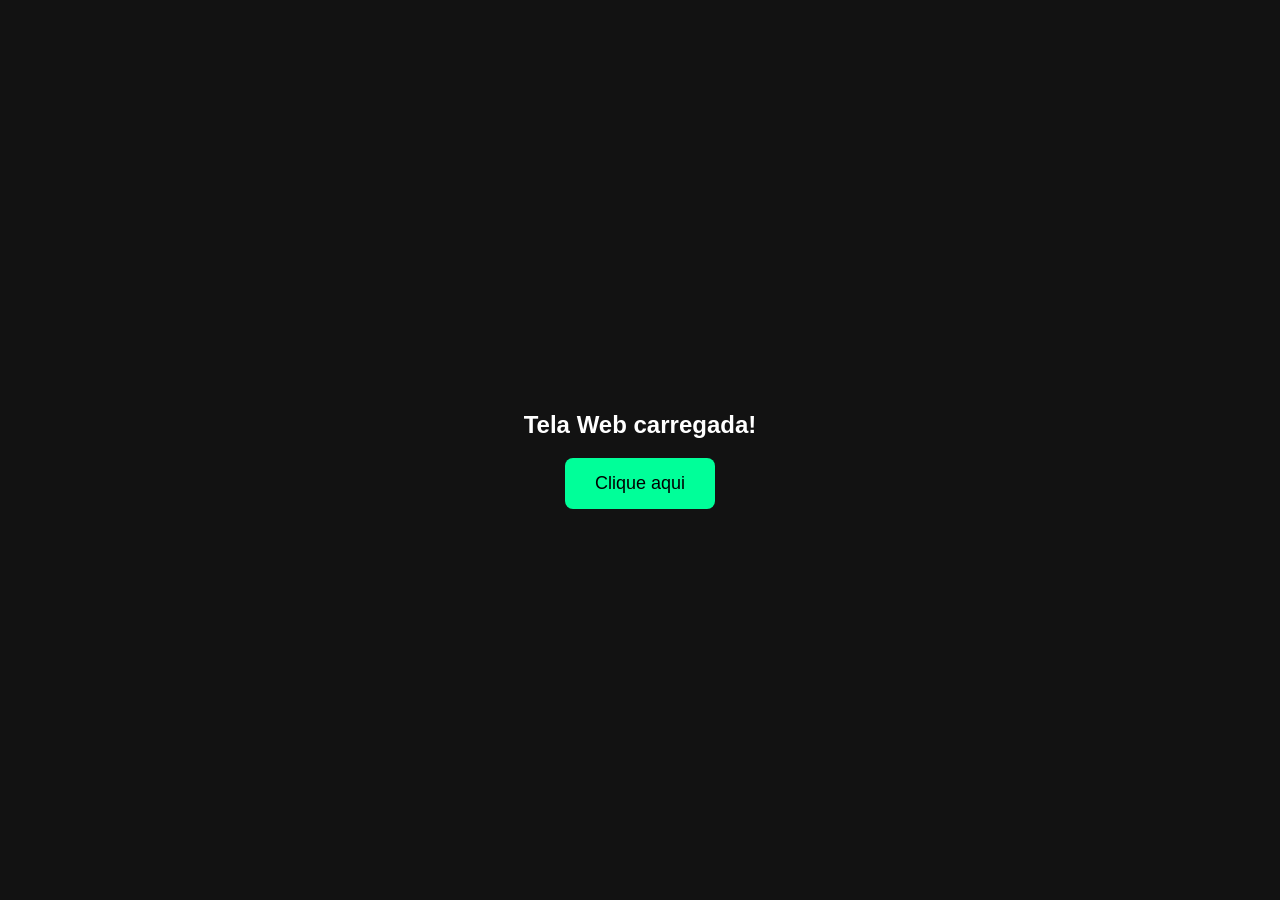
<file: app/src/main/assets/interface.html>
<!DOCTYPE html>
<html>
<head>
    <meta charset="utf-8">
    <title>Interface Web</title>
    <style>
        body {
            background-color: #121212;
            color: white;
            display: flex;
            align-items: center;
            justify-content: center;
            height: 100vh;
            font-family: sans-serif;
            margin: 0;
            flex-direction: column;
        }
        button {
            padding: 15px 30px;
            font-size: 18px;
            border: none;
            border-radius: 8px;
            background-color: #00ff99;
            color: #000;
            cursor: pointer;
        }
    </style>
</head>
<body>
    <h2>Tela Web carregada!</h2>
    <button onclick="Android.mensagem()">Clique aqui</button>
</body>
</html>
</file>
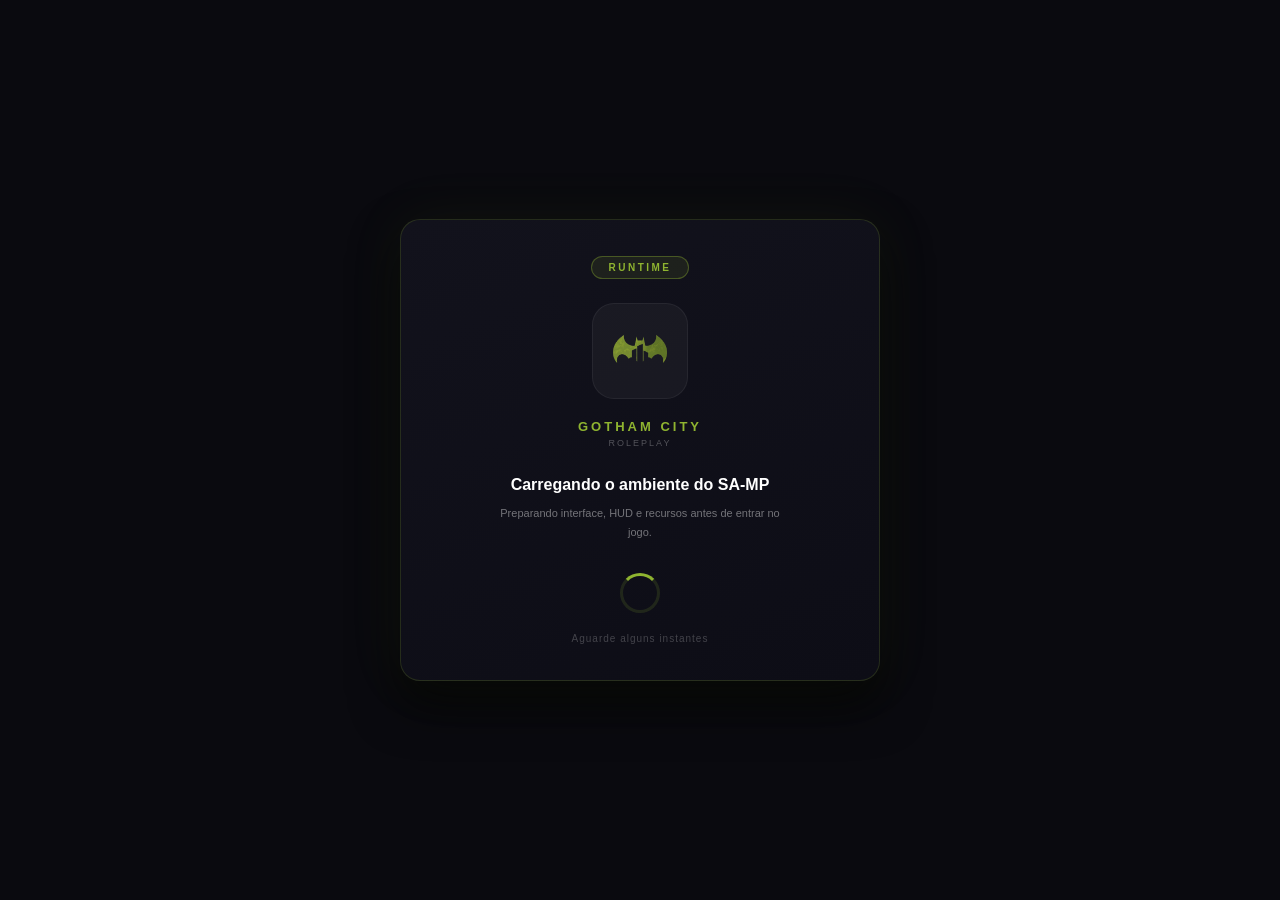
<file: app/src/main/assets/launcher/loading.html>
<!DOCTYPE html>
<html lang="pt-BR">
<head>
  <meta charset="UTF-8" />
  <meta name="viewport" content="width=device-width, initial-scale=1.0, user-scalable=no" />
  <title>Loading</title>
  <style>
    * { margin: 0; padding: 0; box-sizing: border-box; }
    html, body {
      width: 100%; height: 100%;
      background: #0a0a0f;
      display: flex; align-items: center; justify-content: center;
      font-family: Arial, sans-serif;
      -webkit-user-select: none; user-select: none;
      overflow: hidden;
    }
    .card {
      background: linear-gradient(160deg, #12121c 0%, #0d0d16 100%);
      border: 1px solid rgba(143,180,48,0.18);
      border-radius: 20px;
      padding: 36px 40px;
      display: flex;
      flex-direction: column;
      align-items: center;
      width: 480px;
      max-width: 88vw;
      box-shadow: 0 0 60px rgba(143,180,48,0.07), 0 24px 48px rgba(0,0,0,0.65);
    }
    .badge {
      background: rgba(143,180,48,0.10);
      border: 1px solid rgba(143,180,48,0.38);
      color: #8fb430;
      font-size: 10px;
      font-weight: 700;
      letter-spacing: 2.5px;
      padding: 5px 16px;
      border-radius: 20px;
      text-transform: uppercase;
      margin-bottom: 24px;
    }
    .logo-frame {
      width: 96px; height: 96px;
      background: rgba(255,255,255,0.04);
      border-radius: 22px;
      border: 1px solid rgba(255,255,255,0.06);
      display: flex; align-items: center; justify-content: center;
      margin-bottom: 20px;
      overflow: hidden;
    }
    .logo-frame img {
      width: 70px; height: 70px; object-fit: contain;
    }
    .server-name {
      color: #8fb430;
      font-size: 13px;
      font-weight: 700;
      letter-spacing: 3px;
      text-transform: uppercase;
      margin-bottom: 4px;
    }
    .server-sub {
      color: rgba(255,255,255,0.28);
      font-size: 9px;
      letter-spacing: 2px;
      text-transform: uppercase;
      margin-bottom: 28px;
    }
    .title {
      color: #ffffff;
      font-size: 16px;
      font-weight: 700;
      text-align: center;
      margin-bottom: 10px;
    }
    .subtitle {
      color: rgba(255,255,255,0.42);
      font-size: 11px;
      text-align: center;
      line-height: 1.65;
      margin-bottom: 32px;
      max-width: 300px;
    }
    .spinner {
      width: 40px; height: 40px;
      border: 3px solid rgba(143,180,48,0.15);
      border-top-color: #8fb430;
      border-radius: 50%;
      animation: spin 0.85s linear infinite;
      margin-bottom: 20px;
    }
    @keyframes spin { to { transform: rotate(360deg); } }
    .wait-text {
      color: rgba(255,255,255,0.22);
      font-size: 10px;
      letter-spacing: 1px;
    }
  </style>
</head>
<body>
  <div class="card">
    <div class="badge">Runtime</div>
    <div class="logo-frame">
      <img src="assets/logo.png" alt="Gotham City" />
    </div>
    <div class="server-name">Gotham City</div>
    <div class="server-sub">Roleplay</div>
    <div class="title">Carregando o ambiente do SA-MP</div>
    <div class="subtitle">Preparando interface, HUD e recursos antes de entrar no jogo.</div>
    <div class="spinner"></div>
    <div class="wait-text">Aguarde alguns instantes</div>
  </div>
</body>
</html>
</file>
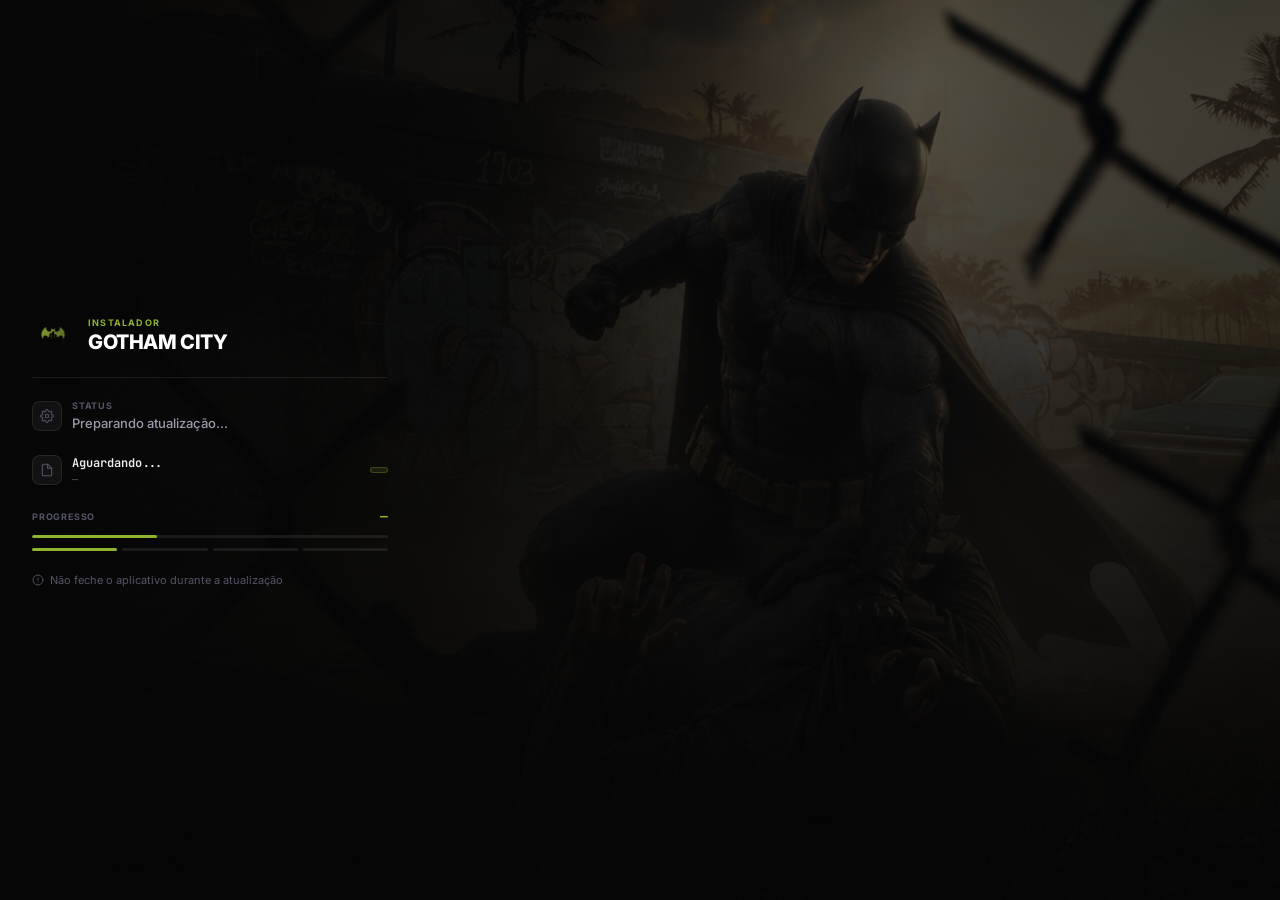
<file: app/src/main/assets/launcher/update.html>
<!doctype html>
<html lang="pt-BR">
<head>
  <meta charset="UTF-8"/>
  <meta name="viewport" content="width=device-width, initial-scale=1.0, user-scalable=no"/>
  <title>Gotham City — Atualizando</title>
  <link rel="preconnect" href="https://fonts.googleapis.com">
  <link href="https://fonts.googleapis.com/css2?family=Inter:wght@300;400;500;600;700;800&family=JetBrains+Mono:wght@400;500;600;700&display=swap" rel="stylesheet"/>
  <style>
    *, *::before, *::after { box-sizing: border-box; margin: 0; padding: 0; -webkit-tap-highlight-color: transparent; }

    :root {
      --accent:        #8fb430;
      --accent-dim:    rgba(143,180,48,.12);
      --accent-border: rgba(143,180,48,.28);
      --accent-glow:   rgba(143,180,48,.45);
      --border:        rgba(255,255,255,.08);
      --text:          #f0f0f0;
      --text-sec:      #9a9aaa;
      --text-muted:    #55556a;
      --surface:       rgba(255,255,255,.05);
    }

    html, body {
      width: 100%; height: 100%; overflow: hidden;
      font-family: 'Inter', -apple-system, sans-serif;
      background: #050505;
      color: var(--text);
      -webkit-font-smoothing: antialiased;
      -webkit-user-select: none; user-select: none;
    }

    /* ── Background ── */
    .bg-img {
      position: fixed; inset: 0; z-index: 0;
      background: url('assets/batman_bg.png') center center / cover no-repeat;
    }
    /* heavy vignette — left side dark so text is readable */
    .bg-fade {
      position: fixed; inset: 0; z-index: 1;
      background:
        linear-gradient(105deg,
          rgba(5,5,5,.97) 0%,
          rgba(5,5,5,.82) 38%,
          rgba(5,5,5,.30) 62%,
          rgba(5,5,5,.60) 100%),
        linear-gradient(to bottom,
          rgba(5,5,5,.50) 0%,
          rgba(5,5,5,.90) 100%);
    }

    @keyframes blink {
      0%,100% { opacity: 1; } 50% { opacity: .35; }
    }

    /* ── Page layout — left-aligned, vertically centered ── */
    .page {
      position: fixed; inset: 0; z-index: 10;
      display: flex; align-items: center;
      padding: 0;
    }
    .content {
      padding: 0 32px;
      max-width: 420px;
      width: 100%;
      display: flex; flex-direction: column; gap: 0;
    }

    /* ── Panels ── */
    .panel { display: flex; flex-direction: column; gap: 22px; }
    .hidden { display: none !important; }

    /* Logo row */
    .logo-row { display: flex; align-items: center; gap: 14px; }
    .logo-img {
      width: 42px; height: 42px; flex-shrink: 0;
      border-radius: 10px;
      border: none;
      background: transparent;
      object-fit: contain; padding: 6px;
    }
    .logo-text {}
    .logo-eyebrow {
      font-size: 9px; font-weight: 700; letter-spacing: 1.2px;
      text-transform: uppercase; color: var(--accent);
      margin-bottom: 4px;
    }
    .logo-title {
      font-size: 20px; font-weight: 800; letter-spacing: -.4px; color: #fff; line-height: 1; text-transform: uppercase;
    }

    /* Divider */
    .divider { height: 1px; background: var(--border); }

    /* Status row */
    .status-row { display: flex; align-items: flex-start; gap: 10px; }
    .s-icon {
      width: 30px; height: 30px; flex-shrink: 0; margin-top: 1px;
      display: flex; align-items: center; justify-content: center;
      background: var(--surface);
      border: 1px solid var(--border);
      border-radius: 8px;
      color: var(--text-muted);
    }
    .s-icon svg { width: 14px; height: 14px; }
    .s-text {}
    .s-label {
      font-size: 9px; font-weight: 700; letter-spacing: .8px;
      text-transform: uppercase; color: var(--text-muted); margin-bottom: 3px;
    }
    .s-value { font-size: 13px; font-weight: 500; color: var(--text-sec); line-height: 1.4; }

    /* File row */
    .file-row { display: flex; align-items: center; gap: 10px; }
    .f-icon {
      width: 30px; height: 30px; flex-shrink: 0;
      display: flex; align-items: center; justify-content: center;
      background: var(--surface);
      border: 1px solid var(--border);
      border-radius: 8px;
      color: var(--text-muted);
    }
    .f-icon svg { width: 14px; height: 14px; }
    .f-details { flex: 1; min-width: 0; }
    .f-name {
      font-size: 12px; font-weight: 600; color: var(--text);
      font-family: 'JetBrains Mono', monospace;
      white-space: nowrap; overflow: hidden; text-overflow: ellipsis;
    }
    .f-sub {
      font-size: 10px; color: var(--text-muted);
      font-family: 'JetBrains Mono', monospace; margin-top: 2px;
    }
    .f-count {
      flex-shrink: 0;
      font-size: 10px; font-weight: 600;
      font-family: 'JetBrains Mono', monospace;
      color: var(--accent);
      background: var(--accent-dim);
      border: 1px solid var(--accent-border);
      border-radius: 5px; padding: 2px 8px;
    }

    /* Progress */
    .progress-block {}
    .progress-head {
      display: flex; align-items: center; justify-content: space-between;
      margin-bottom: 10px;
    }
    .progress-label {
      font-size: 9px; font-weight: 700; letter-spacing: .8px;
      text-transform: uppercase; color: var(--text-muted);
    }
    .progress-pct {
      font-size: 13px; font-weight: 700;
      font-family: 'JetBrains Mono', monospace;
      color: var(--accent);
    }
    .track {
      width: 100%; height: 3px;
      background: rgba(255,255,255,.08);
      border-radius: 99px; overflow: hidden;
      margin-bottom: 10px;
    }
    .fill {
      height: 100%; border-radius: 99px;
      background: var(--accent);
      box-shadow: 0 0 8px var(--accent-glow);
      width: 0%; transition: width .35s ease;
    }
    .fill.indeterminate {
      width: 35% !important;
      animation: ind 1.6s cubic-bezier(.4,0,.6,1) infinite;
    }
    @keyframes ind {
      0%  { margin-left: -35%; }
      65% { margin-left: 100%; }
      100%{ margin-left: 100%; }
    }
    .steps { display: flex; gap: 5px; }
    .step { flex: 1; height: 3px; border-radius: 99px; background: rgba(255,255,255,.08); transition: background .4s; }
    .step.done   { background: var(--accent); }
    .step.active { animation: sp 1.1s ease-in-out infinite; }
    @keyframes sp {
      0%,100% { background: rgba(143,180,48,.30); }
      50%      { background: rgba(143,180,48,.65); }
    }

    /* Hint line */
    .hint-line {
      display: flex; align-items: center; gap: 6px;
      font-size: 11px; color: var(--text-muted);
    }
    .hint-line svg { width: 12px; height: 12px; flex-shrink: 0; }

    /* ── VARIANT ── */
    .variant-sub { font-size: 13px; color: var(--text-sec); line-height: 1.5; }
    .variant-grid { display: grid; grid-template-columns: 1fr 1fr; gap: 10px; }
    .btn-variant {
      display: flex; flex-direction: column; align-items: flex-start; gap: 8px;
      padding: 14px 16px;
      border-radius: 12px;
      border: 1px solid var(--border);
      background: rgba(255,255,255,.04);
      color: var(--text); font-family: 'Inter', sans-serif;
      cursor: pointer; text-align: left;
      transition: border-color .2s, background .2s, transform .1s;
      -webkit-tap-highlight-color: transparent;
      backdrop-filter: blur(12px);
      -webkit-backdrop-filter: blur(12px);
    }
    .btn-variant:hover { border-color: rgba(255,255,255,.14); background: rgba(255,255,255,.07); }
    .btn-variant:active { transform: scale(.97); }
    .btn-variant.primary {
      background: var(--accent-dim);
      border-color: var(--accent-border);
    }
    .btn-variant.primary:hover {
      background: rgba(143,180,48,.18);
      border-color: rgba(143,180,48,.42);
    }
    .v-top { display: flex; align-items: center; justify-content: space-between; width: 100%; }
    .v-icon {
      width: 30px; height: 30px;
      display: flex; align-items: center; justify-content: center;
      background: rgba(255,255,255,.07);
      border: 1px solid var(--border);
      border-radius: 8px; color: var(--text-sec);
    }
    .v-icon svg { width: 15px; height: 15px; }
    .btn-variant.primary .v-icon {
      background: var(--accent-dim);
      border-color: var(--accent-border);
      color: var(--accent);
    }
    .v-rec { font-size: 9px; font-weight: 700; letter-spacing: .6px; text-transform: uppercase; color: var(--accent); }
    .v-name { font-size: 13px; font-weight: 700; color: #fff; }
    .v-desc { font-size: 11px; color: var(--text-muted); }

    @media (max-height: 480px) {
      .topbar { height: 40px; }
      .page { padding-top: 40px; }
      .content { gap: 0; }
      .panel { gap: 14px; }
      .logo-title { font-size: 16px; }
    }
  </style>
</head>
<body>

<div class="bg-img"></div>
<div class="bg-fade"></div>


<div class="page">
<div class="content">

  <!-- ══ CHOOSER ══ -->
  <div class="panel hidden" id="variant-panel">

    <div class="logo-row">
      <img src="assets/logo.png" class="logo-img" alt="Gotham"/>
      <div class="logo-text">
        <div class="logo-eyebrow">Arquivos do jogo</div>
        <div class="logo-title">Escolha a data</div>
      </div>
    </div>

    <div class="divider"></div>

    <p class="variant-sub">Selecione o pacote de arquivos antes de entrar no servidor.</p>

    <div class="variant-grid">
      <button class="btn-variant" id="btn-lite" onclick="onSelectVariant('lite')">
        <div class="v-top">
          <div class="v-icon">
            <!-- Archive/box icon -->
            <svg viewBox="0 0 24 24" fill="none" stroke="currentColor" stroke-width="1.8" stroke-linecap="round" stroke-linejoin="round">
              <path d="M21 8v13H3V8"/><path d="M1 3h22v5H1z"/><path d="M10 12h4"/>
            </svg>
          </div>
        </div>
        <div class="v-name">Data Lite</div>
        <div class="v-desc">Menor tamanho</div>
      </button>
      <button class="btn-variant primary" id="btn-full" onclick="onSelectVariant('full')">
        <div class="v-top">
          <div class="v-icon">
            <!-- Gamepad icon -->
            <svg viewBox="0 0 24 24" fill="none" stroke="currentColor" stroke-width="1.8" stroke-linecap="round" stroke-linejoin="round">
              <line x1="6" y1="12" x2="10" y2="12"/><line x1="8" y1="10" x2="8" y2="14"/>
              <circle cx="15" cy="11" r=".5" fill="currentColor"/><circle cx="17" cy="13" r=".5" fill="currentColor"/>
              <path d="M6 7h12a2 2 0 0 1 2 2v6a2 2 0 0 1-2 2H6a2 2 0 0 1-2-2V9a2 2 0 0 1 2-2z"/>
            </svg>
          </div>
          <span class="v-rec">Recomendado</span>
        </div>
        <div class="v-name">Data Full</div>
        <div class="v-desc">Conteúdo completo</div>
      </button>
    </div>

  </div>

  <!-- ══ PROGRESS ══ -->
  <div class="panel" id="progress-panel">

    <div class="logo-row">
      <img src="assets/logo.png" class="logo-img" alt="Gotham"/>
      <div class="logo-text">
        <div class="logo-eyebrow">Instalador</div>
        <div class="logo-title">Gotham City</div>
      </div>
    </div>

    <div class="divider"></div>

    <!-- Status -->
    <div class="status-row">
      <div class="s-icon">
        <!-- Settings/gear icon -->
        <svg viewBox="0 0 24 24" fill="none" stroke="currentColor" stroke-width="1.8" stroke-linecap="round" stroke-linejoin="round">
          <circle cx="12" cy="12" r="3"/>
          <path d="M19.4 15a1.65 1.65 0 0 0 .33 1.82l.06.06a2 2 0 0 1-2.83 2.83l-.06-.06a1.65 1.65 0 0 0-1.82-.33 1.65 1.65 0 0 0-1 1.51V21a2 2 0 0 1-4 0v-.09A1.65 1.65 0 0 0 9 19.4a1.65 1.65 0 0 0-1.82.33l-.06.06a2 2 0 0 1-2.83-2.83l.06-.06A1.65 1.65 0 0 0 4.68 15a1.65 1.65 0 0 0-1.51-1H3a2 2 0 0 1 0-4h.09A1.65 1.65 0 0 0 4.6 9a1.65 1.65 0 0 0-.33-1.82l-.06-.06a2 2 0 0 1 2.83-2.83l.06.06A1.65 1.65 0 0 0 9 4.68a1.65 1.65 0 0 0 1-1.51V3a2 2 0 0 1 4 0v.09a1.65 1.65 0 0 0 1 1.51 1.65 1.65 0 0 0 1.82-.33l.06-.06a2 2 0 0 1 2.83 2.83l-.06.06A1.65 1.65 0 0 0 19.4 9a1.65 1.65 0 0 0 1.51 1H21a2 2 0 0 1 0 4h-.09a1.65 1.65 0 0 0-1.51 1z"/>
        </svg>
      </div>
      <div class="s-text">
        <div class="s-label">Status</div>
        <div class="s-value" id="status-text">Preparando atualização...</div>
      </div>
    </div>

    <!-- File -->
    <div class="file-row">
      <div class="f-icon">
        <!-- File icon -->
        <svg viewBox="0 0 24 24" fill="none" stroke="currentColor" stroke-width="1.8" stroke-linecap="round" stroke-linejoin="round">
          <path d="M13 2H6a2 2 0 0 0-2 2v16a2 2 0 0 0 2 2h12a2 2 0 0 0 2-2V9z"/>
          <polyline points="13 2 13 9 20 9"/>
        </svg>
      </div>
      <div class="f-details">
        <div class="f-name" id="file-name">Aguardando...</div>
        <div class="f-sub" id="file-sub">—</div>
      </div>
      <div class="f-count" id="file-count"></div>
    </div>

    <!-- Progress -->
    <div class="progress-block">
      <div class="progress-head">
        <span class="progress-label">Progresso</span>
        <span class="progress-pct" id="progress-pct">—</span>
      </div>
      <div class="track">
        <div class="fill indeterminate" id="progress-fill"></div>
      </div>
      <div class="steps" id="steps">
        <div class="step done"   id="step-0"></div>
        <div class="step active" id="step-1"></div>
        <div class="step"        id="step-2"></div>
        <div class="step"        id="step-3"></div>
      </div>
    </div>

    <!-- Hint -->
    <div class="hint-line">
      <svg viewBox="0 0 24 24" fill="none" stroke="currentColor" stroke-width="1.8" stroke-linecap="round" stroke-linejoin="round">
        <circle cx="12" cy="12" r="10"/><line x1="12" y1="8" x2="12" y2="12"/><line x1="12" y1="16" x2="12.01" y2="16"/>
      </svg>
      Não feche o aplicativo durante a atualização
    </div>

  </div>

</div>
</div>

<script>
  function setStatus(text) {
    var el = document.getElementById('status-text');
    if (el) el.textContent = text;
  }
  function setFileName(name) {
    var el = document.getElementById('file-name');
    if (el) el.textContent = name || 'Aguardando...';
  }
  function setFileSub(text) {
    var el = document.getElementById('file-sub');
    if (el) el.textContent = text || '—';
  }
  function setFileCount(text) {
    var el = document.getElementById('file-count');
    if (el) el.textContent = text || '';
  }
  function setProgress(pct) {
    var fill  = document.getElementById('progress-fill');
    var pctEl = document.getElementById('progress-pct');
    if (fill)  { fill.classList.remove('indeterminate'); fill.style.width = pct + '%'; }
    if (pctEl) pctEl.textContent = pct + '%';
    _updateSteps(pct);
  }
  function setIndeterminate(val) {
    var fill  = document.getElementById('progress-fill');
    var pctEl = document.getElementById('progress-pct');
    if (!fill) return;
    if (val) { fill.classList.add('indeterminate');    if (pctEl) pctEl.textContent = '—'; }
    else     { fill.classList.remove('indeterminate'); }
  }
  function showVariantPanel() {
    document.getElementById('variant-panel').classList.remove('hidden');
    document.getElementById('progress-panel').classList.add('hidden');
  }
  function showProgressPanel(text) {
    document.getElementById('variant-panel').classList.add('hidden');
    document.getElementById('progress-panel').classList.remove('hidden');
    if (text) setStatus(text);
  }
  function onSelectVariant(variantId) {
    try { UpdateBridge.selectVariant(variantId); } catch(e) {}
  }
  function _updateSteps(pct) {
    [0,25,50,75].forEach(function(t, i) {
      var el = document.getElementById('step-' + i);
      if (!el) return;
      if (pct >= t + 25)  el.className = 'step done';
      else if (pct >= t)  el.className = 'step active';
      else                el.className = 'step';
    });
  }
</script>
</body>
</html>
</file>
